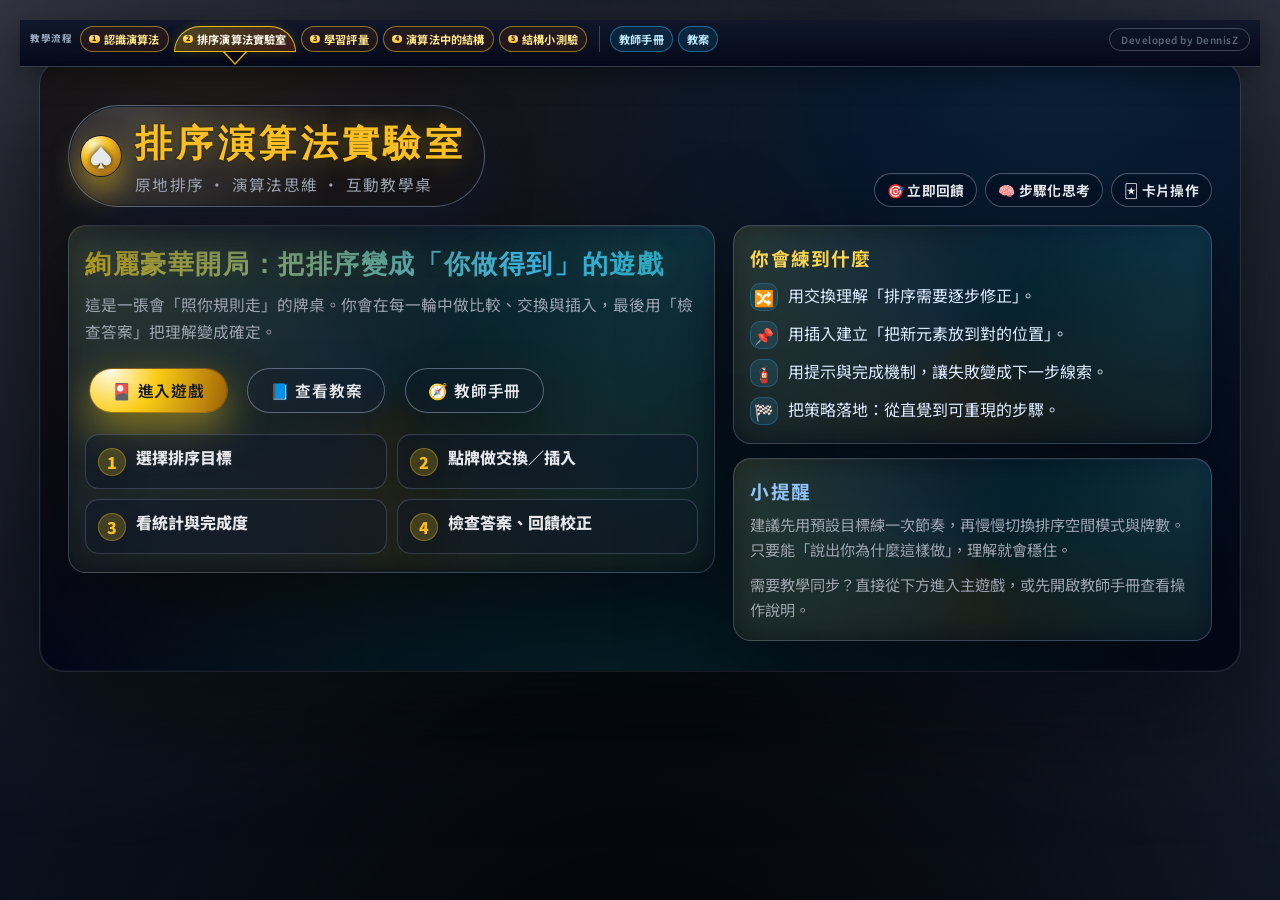
<file: index.html>
<!DOCTYPE html>
<html lang="zh-TW">

<head>
    <meta charset="UTF-8">
    <meta name="viewport" content="width=device-width, initial-scale=1.0">
    <title>排序演算法實驗室 - 開頭畫面</title>
    <link rel="preconnect" href="https://fonts.googleapis.com">
    <link rel="preconnect" href="https://fonts.gstatic.com" crossorigin>
    <link
        href="https://fonts.googleapis.com/css2?family=Playfair+Display:wght@500;700&family=Noto+Sans+TC:wght@400;500;700&display=swap"
        rel="stylesheet">
    <link rel="stylesheet" href="style.css">
    <script src="subpage-ui.js" defer></script>
    <style>
        .index-hero-container {
            padding: 44px 28px 30px;
        }

        .index-hero-header {
            display: flex;
            align-items: flex-end;
            justify-content: space-between;
            gap: 18px;
            flex-wrap: wrap;
            margin-bottom: 18px;
        }

        .index-hero-meta {
            display: flex;
            flex-direction: column;
            gap: 10px;
            align-items: flex-end;
        }

        .index-chip-row {
            display: flex;
            flex-wrap: wrap;
            gap: 8px;
            justify-content: flex-end;
        }

        .index-chip {
            padding: 6px 12px;
            border-radius: 999px;
            border: 1px solid rgba(148, 163, 184, 0.45);
            background: rgba(2, 6, 23, 0.35);
            color: #e5e7eb;
            font-weight: 700;
            font-size: 0.86rem;
            letter-spacing: 0.02em;
            box-shadow: inset 0 1px 0 rgba(255, 255, 255, 0.04);
        }

        .index-hero-grid {
            display: grid;
            grid-template-columns: 1.15fr 0.85fr;
            gap: 18px;
            align-items: start;
        }

        .index-shimmer {
            background: linear-gradient(90deg,
                    rgba(250, 204, 21, 0.65),
                    rgba(56, 189, 248, 0.9),
                    rgba(16, 185, 129, 0.75),
                    rgba(250, 204, 21, 0.65));
            background-size: 220% auto;
            -webkit-background-clip: text;
            background-clip: text;
            color: transparent;
            animation: indexShimmer 3.2s ease-in-out infinite;
            text-shadow: 0 0 30px rgba(250, 204, 21, 0.12);
        }

        @keyframes indexShimmer {
            0% {
                background-position: 0% 50%;
            }

            50% {
                background-position: 100% 50%;
            }

            100% {
                background-position: 0% 50%;
            }
        }

        .index-lead {
            color: #9ca3af;
            margin-top: 10px;
            line-height: 1.7;
            font-size: 0.98rem;
        }

        .index-actions {
            display: flex;
            flex-wrap: wrap;
            gap: 10px;
            margin-top: 18px;
            align-items: center;
        }

        .btn-start {
            text-decoration: none;
            display: inline-flex;
            align-items: center;
            justify-content: center;
            gap: 8px;
            text-transform: none;
        }

        .btn-outline {
            background: rgba(15, 23, 42, 0.32);
            border: 1px solid rgba(148, 163, 184, 0.55);
            color: #e5e7eb;
            box-shadow: 0 18px 45px rgba(0, 0, 0, 0.25);
        }

        .btn-outline:hover {
            border-color: rgba(56, 189, 248, 0.55);
            box-shadow: 0 26px 65px rgba(0, 0, 0, 0.35);
            transform: translateY(-2px) scale(1.01);
        }

        .index-lux-card {
            border-radius: 18px;
            border: 1px solid rgba(148, 163, 184, 0.35);
            background:
                radial-gradient(circle at 0% 0%, rgba(250, 204, 21, 0.12), transparent 55%),
                radial-gradient(circle at 100% 0%, rgba(56, 189, 248, 0.14), transparent 50%),
                rgba(2, 6, 23, 0.52);
            box-shadow:
                0 30px 100px rgba(0, 0, 0, 0.55),
                inset 0 1px 0 rgba(255, 255, 255, 0.05);
            padding: 18px 16px;
            position: relative;
            overflow: hidden;
        }

        .index-lux-card::before {
            content: '';
            position: absolute;
            inset: -2px;
            background: conic-gradient(from 180deg,
                    rgba(250, 204, 21, 0.18),
                    rgba(56, 189, 248, 0.22),
                    rgba(16, 185, 129, 0.16),
                    rgba(250, 204, 21, 0.18));
            opacity: 0.6;
            filter: blur(14px);
            z-index: 0;
            pointer-events: none;
        }

        .index-lux-card > * {
            position: relative;
            z-index: 1;
        }

        .index-mini-steps {
            display: grid;
            grid-template-columns: repeat(2, minmax(0, 1fr));
            gap: 10px;
            margin-top: 16px;
        }

        .index-mini-step {
            display: flex;
            gap: 10px;
            align-items: flex-start;
            border-radius: 14px;
            border: 1px solid rgba(148, 163, 184, 0.28);
            background: rgba(15, 23, 42, 0.45);
            padding: 12px 12px;
        }

        .index-mini-step-no {
            width: 28px;
            height: 28px;
            border-radius: 999px;
            display: inline-flex;
            align-items: center;
            justify-content: center;
            background: rgba(250, 204, 21, 0.2);
            color: #fbbf24;
            font-weight: 900;
            border: 1px solid rgba(250, 204, 21, 0.35);
            box-shadow: 0 10px 26px rgba(0, 0, 0, 0.25);
            flex: 0 0 auto;
            margin-top: 1px;
        }

        .index-mini-step-title {
            font-weight: 800;
            color: #e5e7eb;
            line-height: 1.35;
        }

        .index-right-stack {
            display: flex;
            flex-direction: column;
            gap: 14px;
        }

        .index-feature-list {
            list-style: none;
            margin: 12px 0 0;
            padding: 0;
            display: flex;
            flex-direction: column;
            gap: 10px;
        }

        .index-feature-item {
            display: flex;
            gap: 10px;
            align-items: flex-start;
        }

        .index-feature-ico {
            width: 28px;
            height: 28px;
            border-radius: 10px;
            display: inline-flex;
            align-items: center;
            justify-content: center;
            background: rgba(56, 189, 248, 0.12);
            border: 1px solid rgba(56, 189, 248, 0.25);
            flex: 0 0 auto;
        }

        .index-feature-text {
            color: #dbeafe;
            line-height: 1.55;
        }

        .index-muted {
            color: #9ca3af;
            line-height: 1.65;
            margin: 8px 0 0;
            font-size: 0.95rem;
        }

        @media (max-width: 900px) {
            .index-hero-grid {
                grid-template-columns: 1fr;
            }

            .index-hero-meta {
                align-items: flex-start;
            }

            .index-chip-row {
                justify-content: flex-start;
            }
        }

        @media (prefers-reduced-motion: reduce) {
            .index-shimmer {
                animation: none;
            }
        }
    </style>
</head>

<body>
    <nav class="site-nav" aria-label="網站導覽">
        <div class="site-nav-inner">
            <div class="site-nav-group" role="group" aria-labelledby="site-nav-flow-label">
                <div id="site-nav-flow-label" class="site-nav-group-label">教學流程</div>
                <div class="site-nav-group-links">
                    <a href="algorithm-lab.html" class="site-nav-link site-nav-flow-link"><span class="site-nav-step" aria-hidden="true">1</span>認識演算法</a>
                    <a href="index.html" class="site-nav-link site-nav-flow-link site-nav-link-current" aria-current="page"><span class="site-nav-step" aria-hidden="true">2</span>排序演算法實驗室</a>
                    <a href="exam.html" class="site-nav-link site-nav-flow-link"><span class="site-nav-step" aria-hidden="true">3</span>學習評量</a>
                    <a href="algorithm-concepts.html" class="site-nav-link site-nav-flow-link"><span class="site-nav-step" aria-hidden="true">4</span>演算法中的結構</a>
                    <a href="algorithm-concepts-quiz.html" class="site-nav-link site-nav-flow-link"><span class="site-nav-step" aria-hidden="true">5</span>結構小測驗</a>
                </div>
            </div>
            <div class="site-nav-group site-nav-group--extra" role="group" aria-label="教師手冊與教案">
                <div class="site-nav-group-links">
                    <a href="guide.html" class="site-nav-link site-nav-extra-link">教師手冊</a>
                    <a href="lesson.html" class="site-nav-link site-nav-extra-link">教案</a>
                </div>
            </div>
            <span class="site-nav-credit" translate="no" aria-label="Developed by DennisZ">Developed by DennisZ</span>
        </div>
    </nav>

    <div class="page-frame">
        <div class="table-glow"></div>
        <div class="container index-hero-container">
            <header class="index-hero-header">
                <div class="logo-lockup">
                    <div class="logo-badge">
                        <span class="logo-icon">♠</span>
                    </div>
                    <div class="logo-texts">
                        <h1 class="index-hero-title">排序演算法實驗室</h1>
                        <p class="subtitle">原地排序 · 演算法思維 · 互動教學桌</p>
                    </div>
                </div>

                <div class="index-hero-meta">
                    <div class="index-chip-row">
                        <span class="index-chip">🎯 立即回饋</span>
                        <span class="index-chip">🧠 步驟化思考</span>
                        <span class="index-chip">🃏 卡片操作</span>
                    </div>
                </div>
            </header>

            <main class="index-hero-grid">
                <section class="index-lux-card">
                    <h2 class="index-shimmer" style="margin:0; font-size:1.65rem; letter-spacing:0.06em; font-family:'Playfair Display', 'Times New Roman', serif;">
                        絢麗豪華開局：把排序變成「你做得到」的遊戲
                    </h2>
                    <p class="index-lead">
                        這是一張會「照你規則走」的牌桌。你會在每一輪中做比較、交換與插入，最後用「檢查答案」把理解變成確定。
                    </p>

                    <div class="index-actions">
                        <a class="btn primary btn-start" href="game.html">🎴 進入遊戲</a>
                        <a class="btn btn-outline btn-start" href="lesson.html">📘 查看教案</a>
                        <a class="btn btn-outline btn-start" href="guide.html">🧭 教師手冊</a>
                    </div>

                    <div class="index-mini-steps" aria-label="遊戲流程預告">
                        <div class="index-mini-step">
                            <span class="index-mini-step-no">1</span>
                            <div class="index-mini-step-title">選擇排序目標</div>
                        </div>
                        <div class="index-mini-step">
                            <span class="index-mini-step-no">2</span>
                            <div class="index-mini-step-title">點牌做交換／插入</div>
                        </div>
                        <div class="index-mini-step">
                            <span class="index-mini-step-no">3</span>
                            <div class="index-mini-step-title">看統計與完成度</div>
                        </div>
                        <div class="index-mini-step">
                            <span class="index-mini-step-no">4</span>
                            <div class="index-mini-step-title">檢查答案、回饋校正</div>
                        </div>
                    </div>
                </section>

                <aside class="index-right-stack">
                    <div class="index-lux-card">
                        <h3 style="margin:0; color:#fcd34d; letter-spacing:0.06em;">你會練到什麼</h3>
                        <ul class="index-feature-list">
                            <li class="index-feature-item">
                                <span class="index-feature-ico">🔀</span>
                                <span class="index-feature-text">用交換理解「排序需要逐步修正」。</span>
                            </li>
                            <li class="index-feature-item">
                                <span class="index-feature-ico">📌</span>
                                <span class="index-feature-text">用插入建立「把新元素放到對的位置」。</span>
                            </li>
                            <li class="index-feature-item">
                                <span class="index-feature-ico">🧯</span>
                                <span class="index-feature-text">用提示與完成機制，讓失敗變成下一步線索。</span>
                            </li>
                            <li class="index-feature-item">
                                <span class="index-feature-ico">🏁</span>
                                <span class="index-feature-text">把策略落地：從直覺到可重現的步驟。</span>
                            </li>
                        </ul>
                    </div>

                    <div class="index-lux-card">
                        <h3 style="margin:0; color:#93c5fd; letter-spacing:0.06em;">小提醒</h3>
                        <p class="index-muted">
                            建議先用預設目標練一次節奏，再慢慢切換排序空間模式與牌數。只要能「說出你為什麼這樣做」，理解就會穩住。
                        </p>
                        <p class="index-muted" style="margin-top:10px;">
                            需要教學同步？直接從下方進入主遊戲，或先開啟教師手冊查看操作說明。
                        </p>
                    </div>
                </aside>
            </main>
        </div>
    </div>
</body>

</html>
</file>
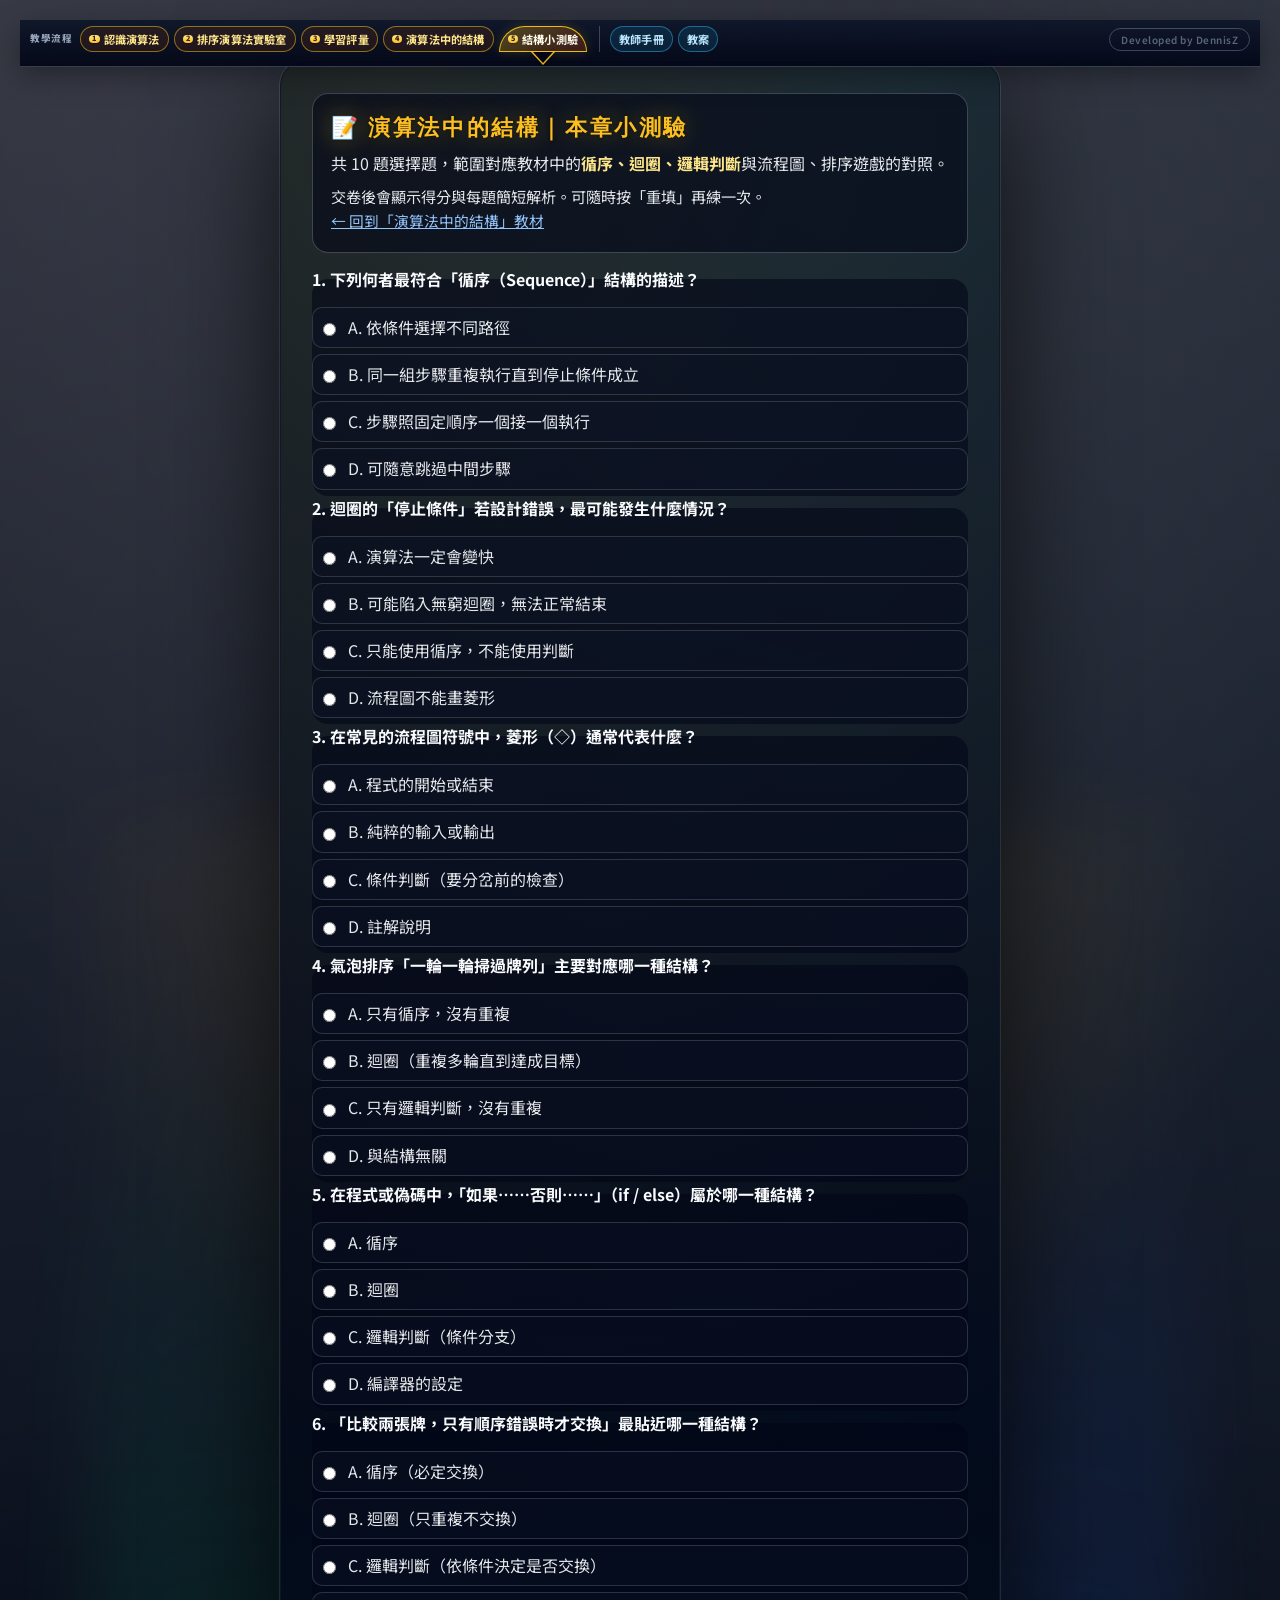
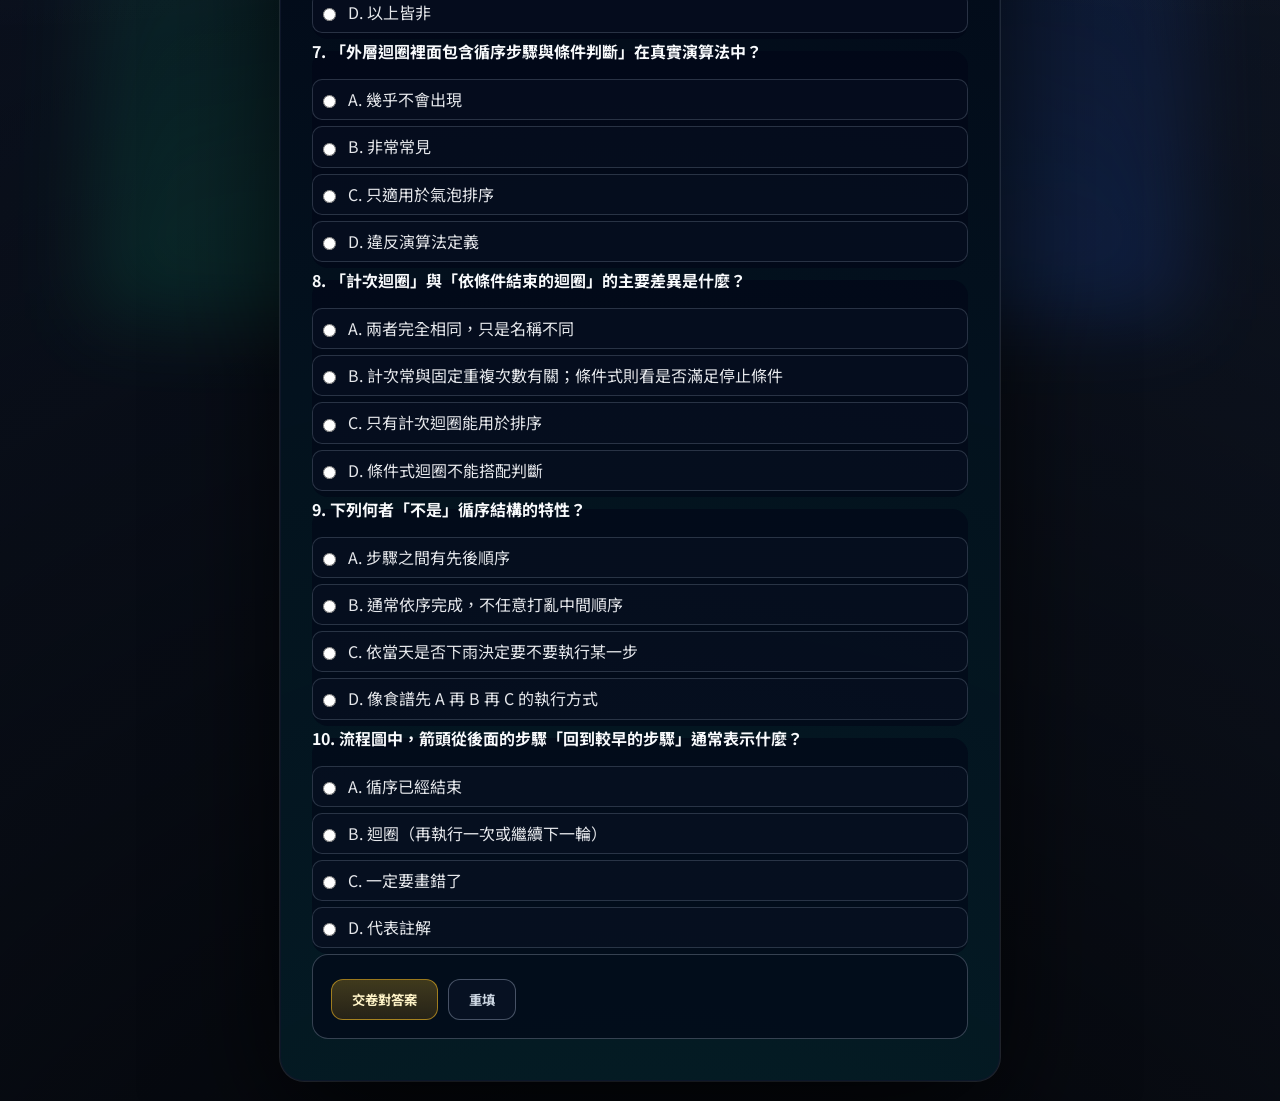
<file: algorithm-concepts-quiz.html>
<!DOCTYPE html>
<html lang="zh-TW">

<head>
    <meta charset="UTF-8">
    <meta name="viewport" content="width=device-width, initial-scale=1.0">
    <title>演算法中的結構｜本章小測驗</title>
    <link rel="preconnect" href="https://fonts.googleapis.com">
    <link rel="preconnect" href="https://fonts.gstatic.com" crossorigin>
    <link
        href="https://fonts.googleapis.com/css2?family=Playfair+Display:wght@500;700&family=Noto+Sans+TC:wght@400;500;700&display=swap"
        rel="stylesheet">
    <link rel="stylesheet" href="style.css">
    <script src="subpage-ui.js" defer></script>
    <style>
        .con-wrap {
            max-width: 720px;
            margin: 0 auto;
        }

        .con-card {
            background: rgba(2, 6, 23, 0.58);
            border: 1px solid rgba(148, 163, 184, 0.35);
            border-radius: 16px;
            padding: 18px;
            margin-bottom: 14px;
        }

        .con-card h1 {
            margin: 0 0 8px;
            color: #fbbf24;
            font-size: 1.35rem;
        }

        .con-card p {
            margin: 0;
            color: #e5e7eb;
            line-height: 1.65;
        }

        .quiz-intro {
            font-size: 0.95rem;
            color: #94a3b8;
            margin-top: 8px !important;
        }

        .quiz-q {
            border: none;
            margin: 0;
            padding: 0;
        }

        .quiz-q legend {
            font-weight: 700;
            color: #f8fafc;
            font-size: 1rem;
            padding: 0;
            margin-bottom: 10px;
            line-height: 1.5;
        }

        .quiz-q label {
            display: block;
            margin: 6px 0;
            padding: 8px 10px;
            border-radius: 10px;
            border: 1px solid rgba(148, 163, 184, 0.25);
            background: rgba(15, 23, 42, 0.35);
            color: #e5e7eb;
            cursor: pointer;
            line-height: 1.45;
        }

        .quiz-q label:hover {
            border-color: rgba(251, 191, 36, 0.45);
        }

        .quiz-q input {
            margin-right: 8px;
            vertical-align: middle;
        }

        .quiz-actions {
            display: flex;
            flex-wrap: wrap;
            gap: 10px;
            align-items: center;
            margin-top: 6px;
        }

        .quiz-btn {
            font-family: inherit;
            font-weight: 700;
            padding: 10px 20px;
            border-radius: 12px;
            border: 1px solid rgba(251, 191, 36, 0.55);
            background: linear-gradient(180deg, rgba(251, 191, 36, 0.25), rgba(245, 158, 11, 0.15));
            color: #fef3c7;
            cursor: pointer;
        }

        .quiz-btn:hover {
            background: linear-gradient(180deg, rgba(251, 191, 36, 0.4), rgba(245, 158, 11, 0.25));
        }

        .quiz-btn--ghost {
            border-color: rgba(148, 163, 184, 0.45);
            background: rgba(15, 23, 42, 0.5);
            color: #cbd5e1;
        }

        .quiz-score {
            font-size: 1.05rem;
            color: #fde68a;
            font-weight: 700;
        }

        .quiz-result {
            display: none;
            margin-top: 10px;
            padding: 10px 12px;
            border-radius: 10px;
            font-size: 0.9rem;
            line-height: 1.55;
        }

        .quiz-result--show {
            display: block;
        }

        .quiz-result--ok {
            border: 1px solid rgba(34, 197, 94, 0.45);
            background: rgba(34, 197, 94, 0.12);
            color: #bbf7d0;
        }

        .quiz-result--bad {
            border: 1px solid rgba(248, 113, 113, 0.45);
            background: rgba(248, 113, 113, 0.1);
            color: #fecaca;
        }

        .back-link {
            margin-top: 12px;
            font-size: 0.92rem;
        }

        .back-link a {
            color: #93c5fd;
        }
    </style>
</head>

<body>
    <nav class="site-nav" aria-label="網站導覽">
        <div class="site-nav-inner">
            <div class="site-nav-group" role="group" aria-labelledby="site-nav-flow-label">
                <div id="site-nav-flow-label" class="site-nav-group-label">教學流程</div>
                <div class="site-nav-group-links">
                    <a href="algorithm-lab.html" class="site-nav-link site-nav-flow-link"><span class="site-nav-step"
                            aria-hidden="true">1</span>認識演算法</a>
                    <a href="index.html" class="site-nav-link site-nav-flow-link"><span class="site-nav-step"
                            aria-hidden="true">2</span>排序演算法實驗室</a>
                    <a href="exam.html" class="site-nav-link site-nav-flow-link"><span class="site-nav-step"
                            aria-hidden="true">3</span>學習評量</a>
                    <a href="algorithm-concepts.html" class="site-nav-link site-nav-flow-link"><span class="site-nav-step"
                            aria-hidden="true">4</span>演算法中的結構</a>
                    <a href="algorithm-concepts-quiz.html" class="site-nav-link site-nav-flow-link site-nav-link-current"
                        aria-current="page"><span class="site-nav-step" aria-hidden="true">5</span>結構小測驗</a>
                </div>
            </div>
            <div class="site-nav-group site-nav-group--extra" role="group" aria-label="教師手冊與教案">
                <div class="site-nav-group-links">
                    <a href="guide.html" class="site-nav-link site-nav-extra-link">教師手冊</a>
                    <a href="lesson.html" class="site-nav-link site-nav-extra-link">教案</a>
                </div>
            </div>
            <span class="site-nav-credit" translate="no" aria-label="Developed by DennisZ">Developed by DennisZ</span>
        </div>
    </nav>
    <div class="page-frame">
        <div class="table-glow"></div>
        <div class="container con-wrap">
            <div class="con-card">
                <h1>📝 演算法中的結構｜本章小測驗</h1>
                <p>共 10 題選擇題，範圍對應教材中的<strong style="color:#fde68a;">循序、迴圈、邏輯判斷</strong>與流程圖、排序遊戲的對照。</p>
                <p class="quiz-intro">交卷後會顯示得分與每題簡短解析。可隨時按「重填」再練一次。</p>
                <p class="back-link"><a href="algorithm-concepts.html">← 回到「演算法中的結構」教材</a></p>
            </div>

            <form id="concepts-quiz-form" novalidate>
                <fieldset class="con-card quiz-q" data-correct="c"
                    data-explain="循序是步驟依固定先後執行；依條件分支屬於判斷，重複直到條件成立屬於迴圈。">
                    <legend>1. 下列何者最符合「循序（Sequence）」結構的描述？</legend>
                    <label><input type="radio" name="q1" value="a"> A. 依條件選擇不同路徑</label>
                    <label><input type="radio" name="q1" value="b"> B. 同一組步驟重複執行直到停止條件成立</label>
                    <label><input type="radio" name="q1" value="c"> C. 步驟照固定順序一個接一個執行</label>
                    <label><input type="radio" name="q1" value="d"> D. 可隨意跳過中間步驟</label>
                    <div class="quiz-result" role="status" aria-live="polite"></div>
                </fieldset>

                <fieldset class="con-card quiz-q" data-correct="b"
                    data-explain="停止條件錯誤時，迴圈可能永遠無法離開，形成無窮迴圈。">
                    <legend>2. 迴圈的「停止條件」若設計錯誤，最可能發生什麼情況？</legend>
                    <label><input type="radio" name="q2" value="a"> A. 演算法一定會變快</label>
                    <label><input type="radio" name="q2" value="b"> B. 可能陷入無窮迴圈，無法正常結束</label>
                    <label><input type="radio" name="q2" value="c"> C. 只能使用循序，不能使用判斷</label>
                    <label><input type="radio" name="q2" value="d"> D. 流程圖不能畫菱形</label>
                    <div class="quiz-result" role="status" aria-live="polite"></div>
                </fieldset>

                <fieldset class="con-card quiz-q" data-correct="c"
                    data-explain="教材對照：長方形常表示步驟，菱形表示條件判斷。">
                    <legend>3. 在常見的流程圖符號中，菱形（◇）通常代表什麼？</legend>
                    <label><input type="radio" name="q3" value="a"> A. 程式的開始或結束</label>
                    <label><input type="radio" name="q3" value="b"> B. 純粹的輸入或輸出</label>
                    <label><input type="radio" name="q3" value="c"> C. 條件判斷（要分岔前的檢查）</label>
                    <label><input type="radio" name="q3" value="d"> D. 註解說明</label>
                    <div class="quiz-result" role="status" aria-live="polite"></div>
                </fieldset>

                <fieldset class="con-card quiz-q" data-correct="b"
                    data-explain="一輪輪掃過、多輪直到排好，是「重複執行」的迴圈精神。">
                    <legend>4. 氣泡排序「一輪一輪掃過牌列」主要對應哪一種結構？</legend>
                    <label><input type="radio" name="q4" value="a"> A. 只有循序，沒有重複</label>
                    <label><input type="radio" name="q4" value="b"> B. 迴圈（重複多輪直到達成目標）</label>
                    <label><input type="radio" name="q4" value="c"> C. 只有邏輯判斷，沒有重複</label>
                    <label><input type="radio" name="q4" value="d"> D. 與結構無關</label>
                    <div class="quiz-result" role="status" aria-live="polite"></div>
                </fieldset>

                <fieldset class="con-card quiz-q" data-correct="c" data-explain="if / else 依條件走不同分支，屬於邏輯判斷。">
                    <legend>5. 在程式或偽碼中，「如果……否則……」（if / else）屬於哪一種結構？</legend>
                    <label><input type="radio" name="q5" value="a"> A. 循序</label>
                    <label><input type="radio" name="q5" value="b"> B. 迴圈</label>
                    <label><input type="radio" name="q5" value="c"> C. 邏輯判斷（條件分支）</label>
                    <label><input type="radio" name="q5" value="d"> D. 編譯器的設定</label>
                    <div class="quiz-result" role="status" aria-live="polite"></div>
                </fieldset>

                <fieldset class="con-card quiz-q" data-correct="c"
                    data-explain="先比較、再決定要不要交換，是依條件分支，對應教材中的「比較後要不要交換」。">
                    <legend>6. 「比較兩張牌，只有順序錯誤時才交換」最貼近哪一種結構？</legend>
                    <label><input type="radio" name="q6" value="a"> A. 循序（必定交換）</label>
                    <label><input type="radio" name="q6" value="b"> B. 迴圈（只重複不交換）</label>
                    <label><input type="radio" name="q6" value="c"> C. 邏輯判斷（依條件決定是否交換）</label>
                    <label><input type="radio" name="q6" value="d"> D. 以上皆非</label>
                    <div class="quiz-result" role="status" aria-live="polite"></div>
                </fieldset>

                <fieldset class="con-card quiz-q" data-correct="b"
                    data-explain="教材提到：真實演算法常是循序裡有迴圈，迴圈裡又有判斷。">
                    <legend>7. 「外層迴圈裡面包含循序步驟與條件判斷」在真實演算法中？</legend>
                    <label><input type="radio" name="q7" value="a"> A. 幾乎不會出現</label>
                    <label><input type="radio" name="q7" value="b"> B. 非常常見</label>
                    <label><input type="radio" name="q7" value="c"> C. 只適用於氣泡排序</label>
                    <label><input type="radio" name="q7" value="d"> D. 違反演算法定義</label>
                    <div class="quiz-result" role="status" aria-live="polite"></div>
                </fieldset>

                <fieldset class="con-card quiz-q" data-correct="b"
                    data-explain="計次迴圈常依固定次數；條件式迴圈則看「是否滿足停止條件」才結束，兩者思考方式不同。">
                    <legend>8. 「計次迴圈」與「依條件結束的迴圈」的主要差異是什麼？</legend>
                    <label><input type="radio" name="q8" value="a"> A. 兩者完全相同，只是名稱不同</label>
                    <label><input type="radio" name="q8" value="b"> B. 計次常與固定重複次數有關；條件式則看是否滿足停止條件</label>
                    <label><input type="radio" name="q8" value="c"> C. 只有計次迴圈能用於排序</label>
                    <label><input type="radio" name="q8" value="d"> D. 條件式迴圈不能搭配判斷</label>
                    <div class="quiz-result" role="status" aria-live="polite"></div>
                </fieldset>

                <fieldset class="con-card quiz-q" data-correct="c"
                    data-explain="依天氣決定是否執行某步是「分支」，不是循序的特性。">
                    <legend>9. 下列何者「不是」循序結構的特性？</legend>
                    <label><input type="radio" name="q9" value="a"> A. 步驟之間有先後順序</label>
                    <label><input type="radio" name="q9" value="b"> B. 通常依序完成，不任意打亂中間順序</label>
                    <label><input type="radio" name="q9" value="c"> C. 依當天是否下雨決定要不要執行某一步</label>
                    <label><input type="radio" name="q9" value="d"> D. 像食譜先 A 再 B 再 C 的執行方式</label>
                    <div class="quiz-result" role="status" aria-live="polite"></div>
                </fieldset>

                <fieldset class="con-card quiz-q" data-correct="b"
                    data-explain="箭頭回到較早的節點，表示重複執行同一段流程，即迴圈。">
                    <legend>10. 流程圖中，箭頭從後面的步驟「回到較早的步驟」通常表示什麼？</legend>
                    <label><input type="radio" name="q10" value="a"> A. 循序已經結束</label>
                    <label><input type="radio" name="q10" value="b"> B. 迴圈（再執行一次或繼續下一輪）</label>
                    <label><input type="radio" name="q10" value="c"> C. 一定要畫錯了</label>
                    <label><input type="radio" name="q10" value="d"> D. 代表註解</label>
                    <div class="quiz-result" role="status" aria-live="polite"></div>
                </fieldset>

                <div class="con-card">
                    <div class="quiz-actions">
                        <button type="button" class="quiz-btn" id="concepts-quiz-submit">交卷對答案</button>
                        <button type="reset" class="quiz-btn quiz-btn--ghost" id="concepts-quiz-reset">重填</button>
                        <span class="quiz-score" id="concepts-quiz-score" hidden></span>
                    </div>
                </div>
            </form>
        </div>
    </div>
    <script>
        (function () {
            var form = document.getElementById('concepts-quiz-form');
            var submitBtn = document.getElementById('concepts-quiz-submit');
            var scoreEl = document.getElementById('concepts-quiz-score');
            var fieldsets = form.querySelectorAll('.quiz-q');

            function grade() {
                var correct = 0;
                var total = fieldsets.length;
                fieldsets.forEach(function (fs) {
                    var ans = fs.dataset.correct;
                    var picked = fs.querySelector('input[type="radio"]:checked');
                    var box = fs.querySelector('.quiz-result');
                    box.classList.add('quiz-result--show');
                    if (!picked) {
                        box.classList.remove('quiz-result--ok');
                        box.classList.add('quiz-result--bad');
                        box.textContent = '未作答。解析：' + (fs.dataset.explain || '');
                        return;
                    }
                    if (picked.value === ans) {
                        correct++;
                        box.classList.remove('quiz-result--bad');
                        box.classList.add('quiz-result--ok');
                        box.textContent = '答對了。';
                    } else {
                        box.classList.remove('quiz-result--ok');
                        box.classList.add('quiz-result--bad');
                        box.textContent = '答錯。解析：' + (fs.dataset.explain || '');
                    }
                });
                scoreEl.hidden = false;
                scoreEl.textContent = '得分：' + correct + ' / ' + total;
            }

            function clearFeedback() {
                fieldsets.forEach(function (fs) {
                    var box = fs.querySelector('.quiz-result');
                    box.classList.remove('quiz-result--show', 'quiz-result--ok', 'quiz-result--bad');
                    box.textContent = '';
                });
                scoreEl.hidden = true;
                scoreEl.textContent = '';
            }

            submitBtn.addEventListener('click', grade);
            form.addEventListener('reset', function () {
                setTimeout(clearFeedback, 0);
            });
        })();
    </script>
</body>

</html>
</file>
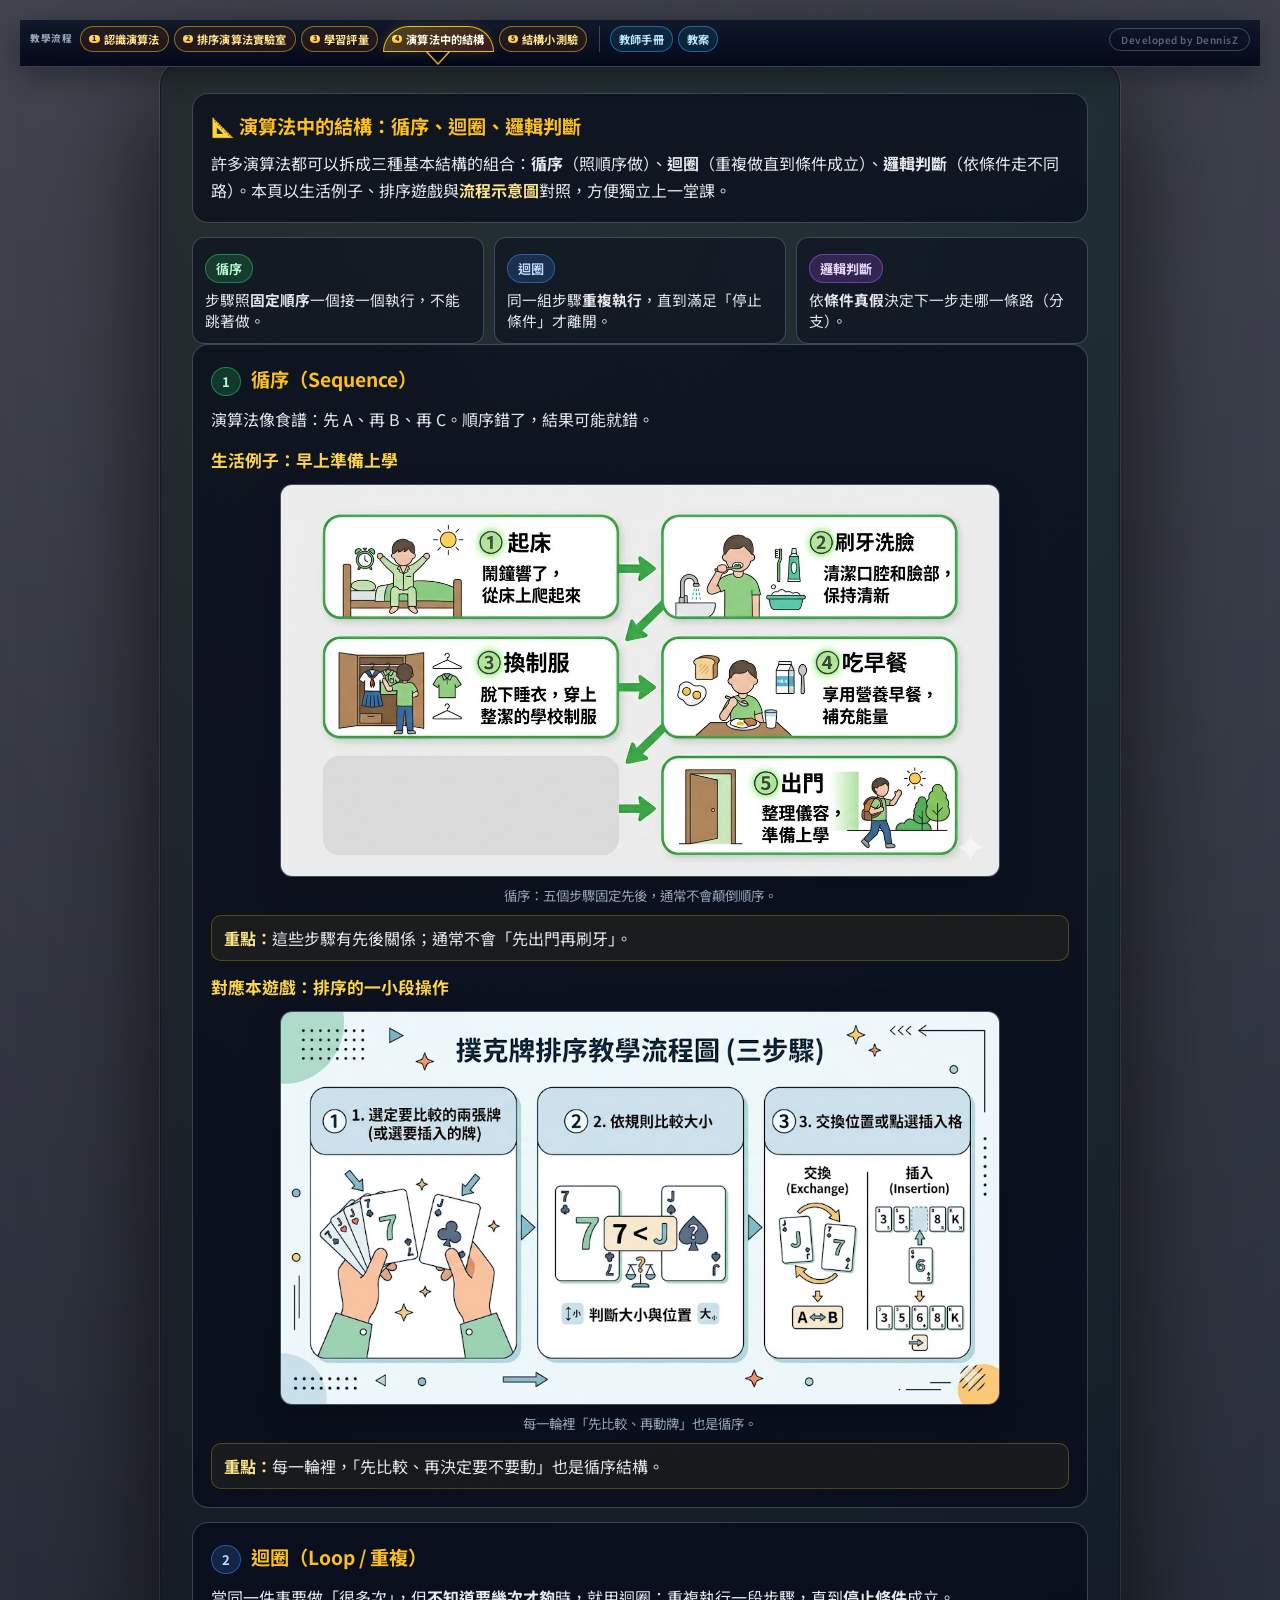
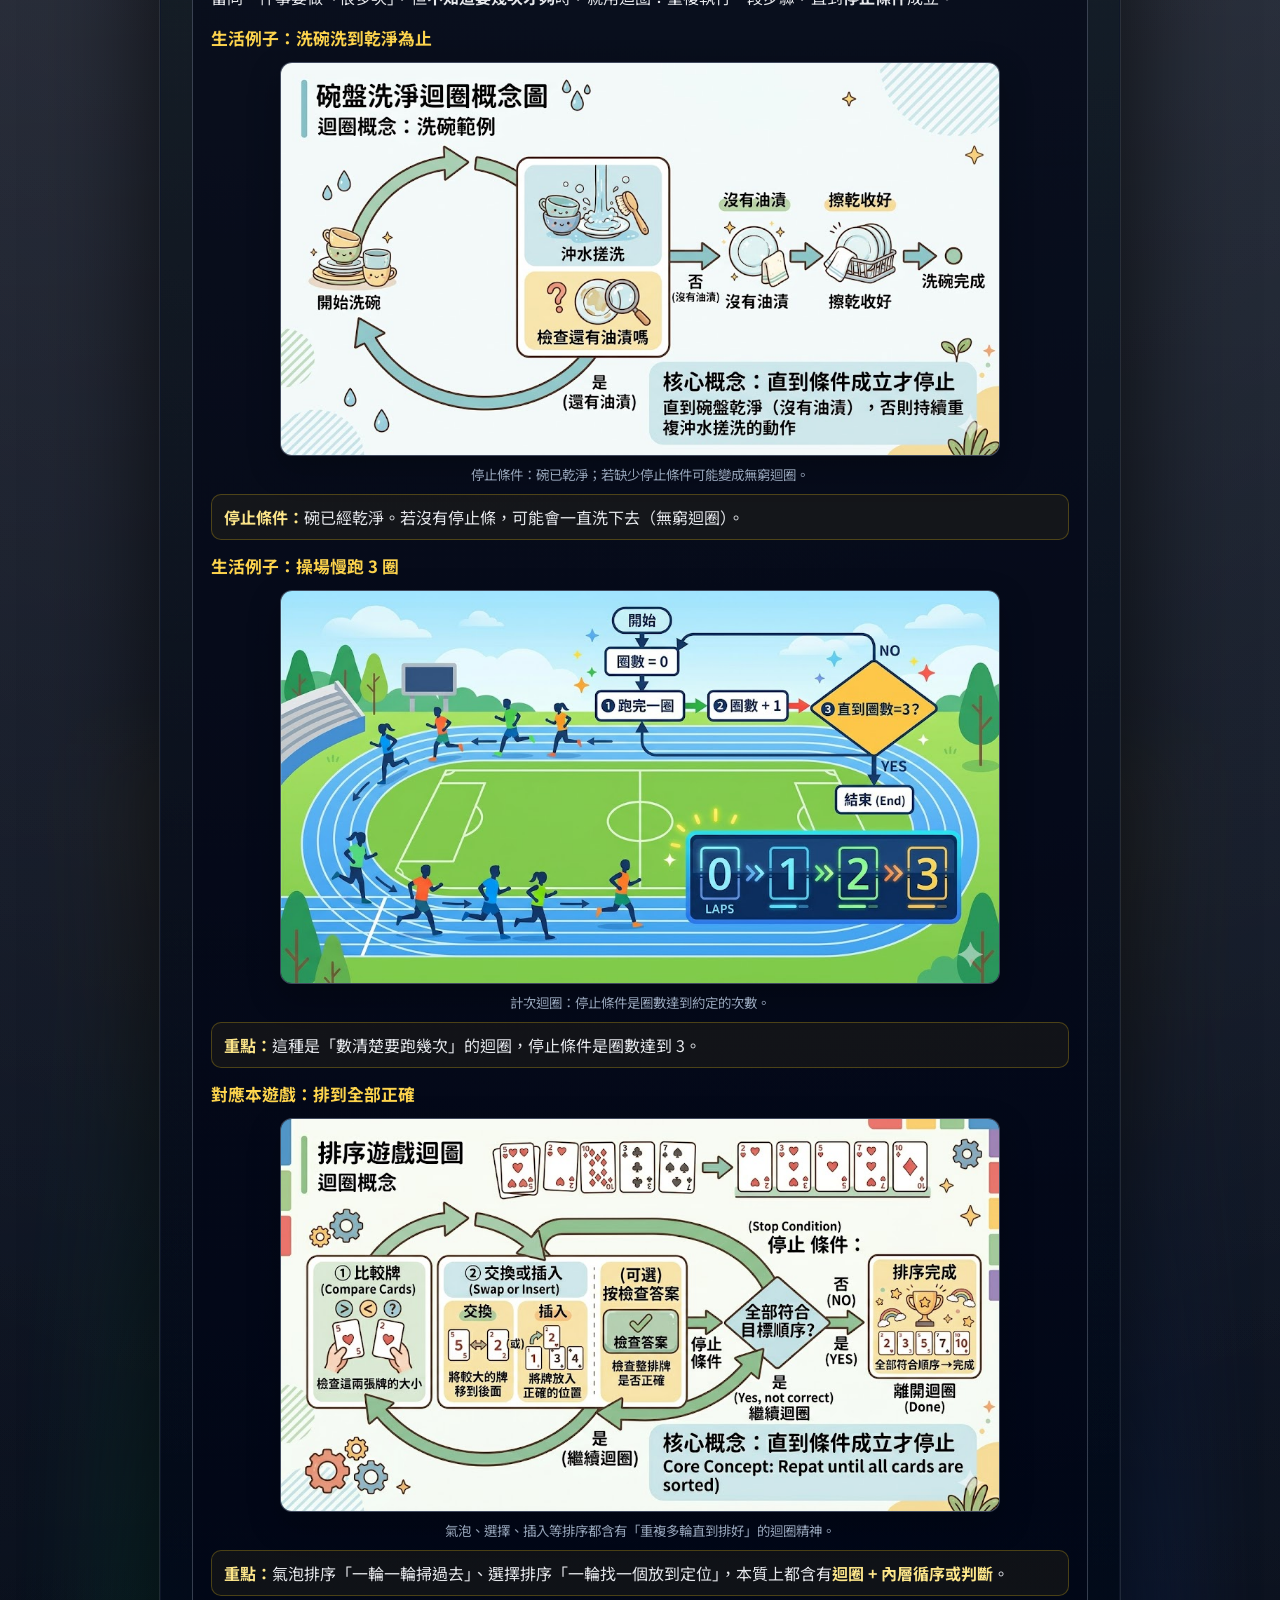
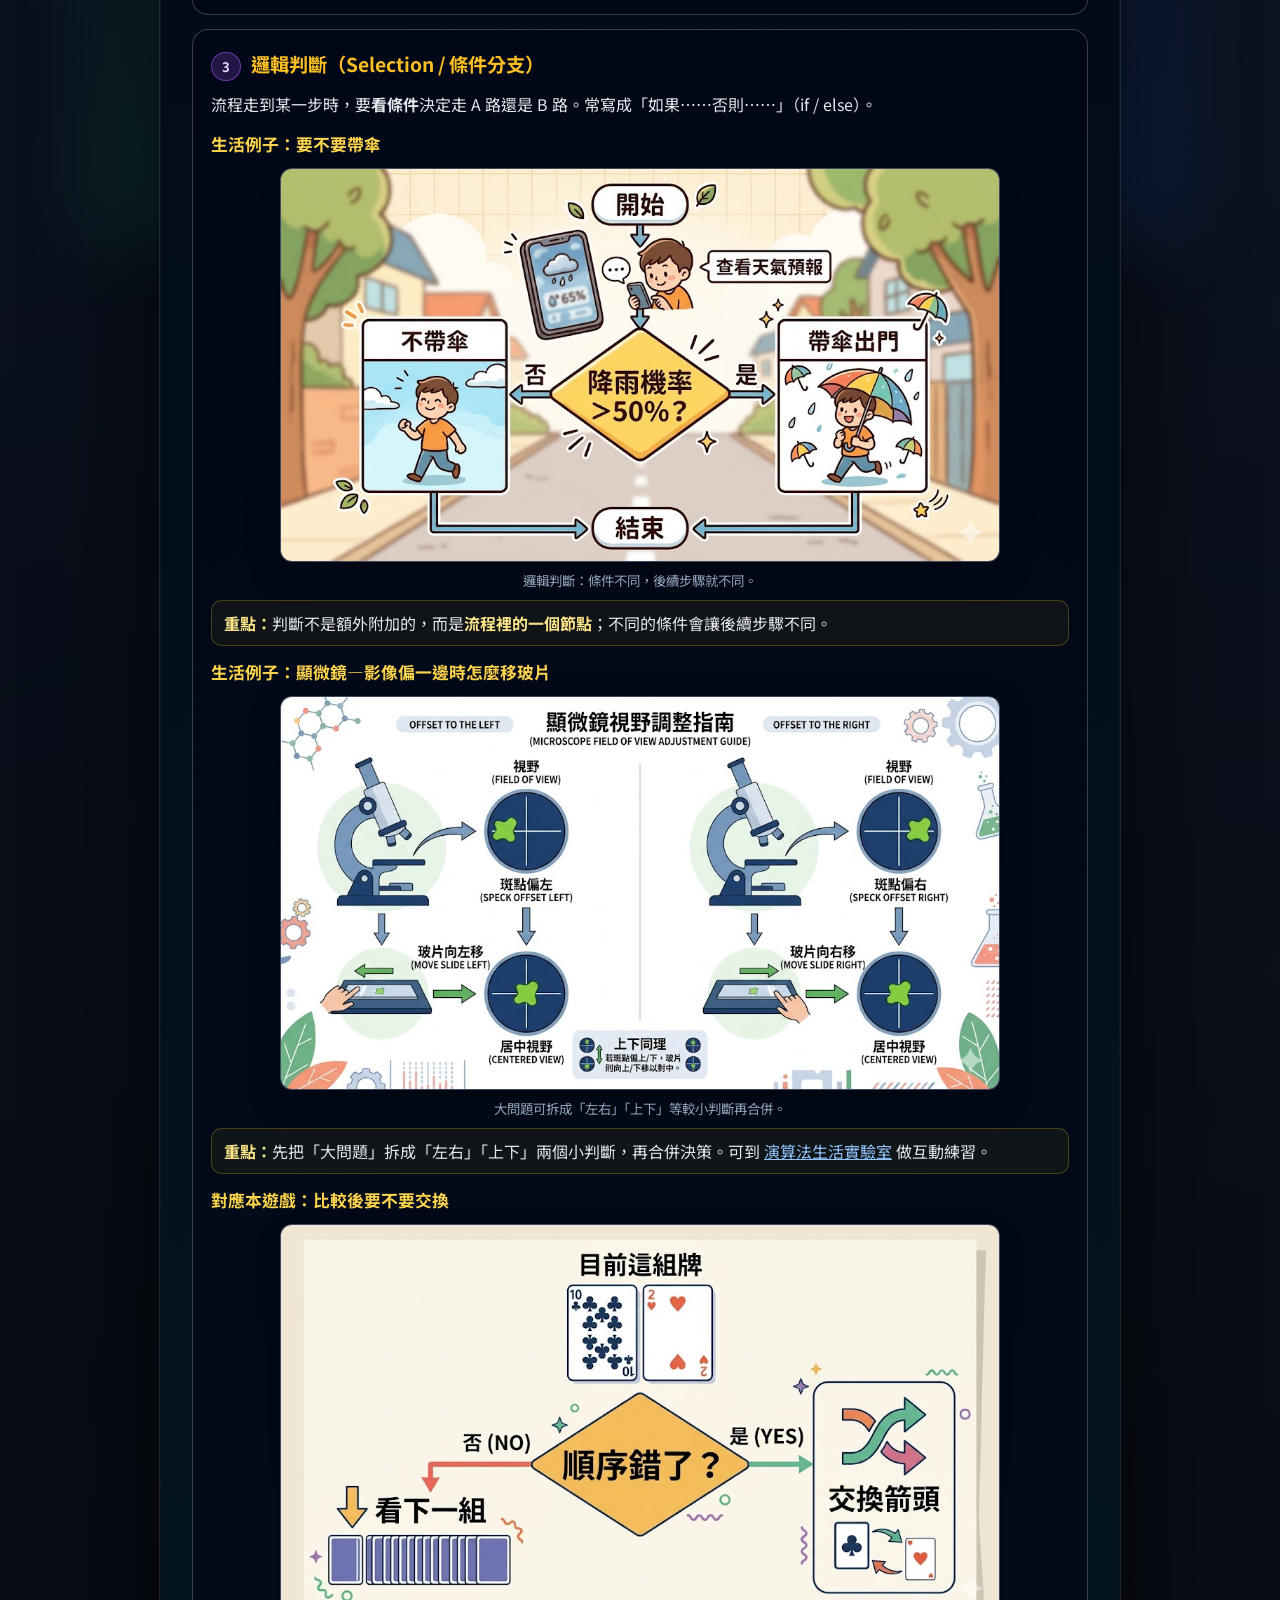
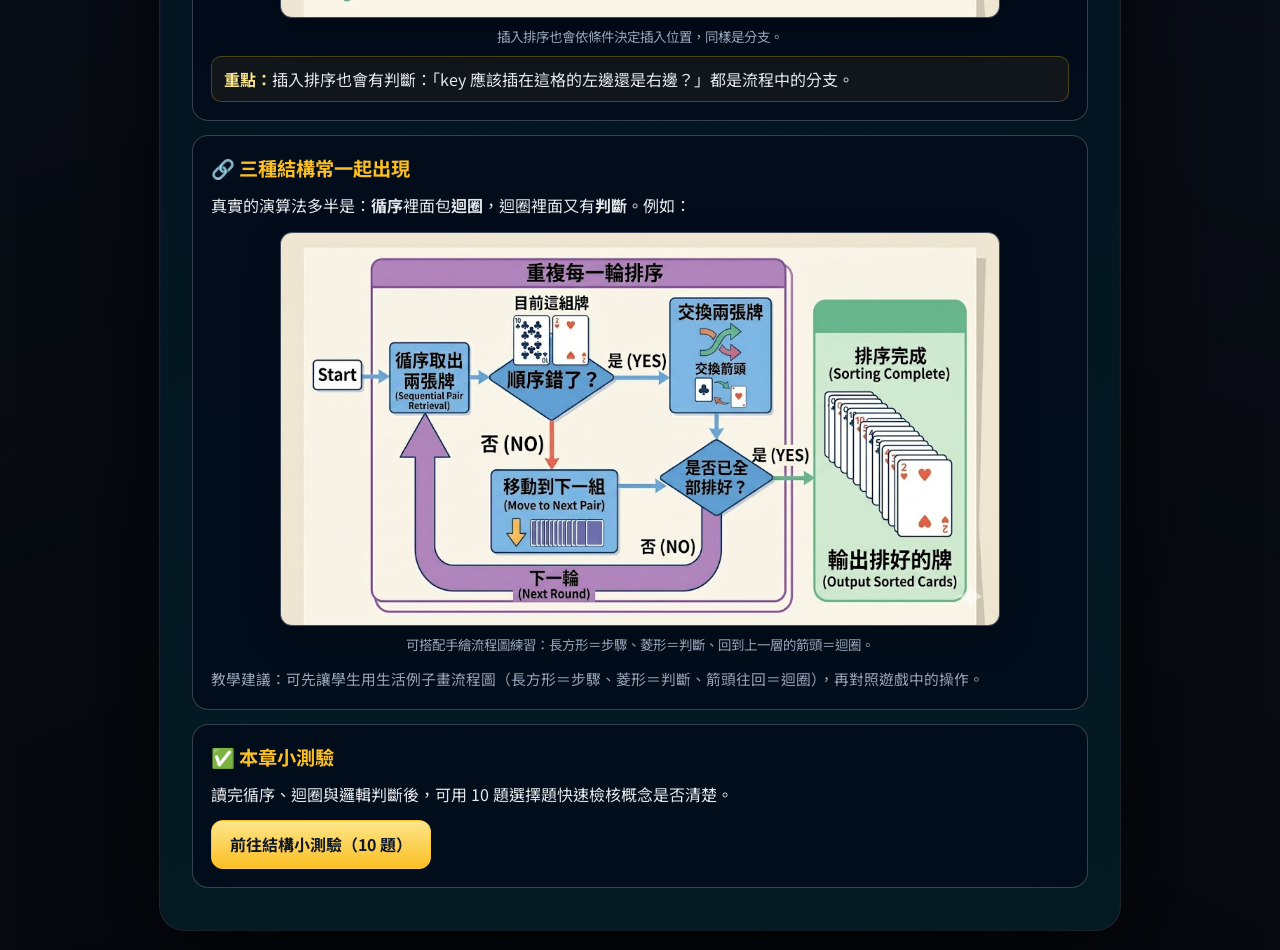
<file: algorithm-concepts.html>
<!DOCTYPE html>
<html lang="zh-TW">

<head>
    <meta charset="UTF-8">
    <meta name="viewport" content="width=device-width, initial-scale=1.0">
    <title>演算法結構：循序、迴圈、邏輯判斷</title>
    <link rel="preconnect" href="https://fonts.googleapis.com">
    <link rel="preconnect" href="https://fonts.gstatic.com" crossorigin>
    <link
        href="https://fonts.googleapis.com/css2?family=Playfair+Display:wght@500;700&family=Noto+Sans+TC:wght@400;500;700&display=swap"
        rel="stylesheet">
    <link rel="stylesheet" href="style.css">
    <script src="subpage-ui.js" defer></script>
    <style>
        .con-wrap {
            max-width: 960px;
            margin: 0 auto;
        }

        .con-card {
            background: rgba(2, 6, 23, 0.58);
            border: 1px solid rgba(148, 163, 184, 0.35);
            border-radius: 16px;
            padding: 18px;
            margin-bottom: 14px;
        }

        .con-card h2 {
            margin: 0 0 10px;
            color: #fbbf24;
            font-size: 1.2rem;
        }

        .con-card h3 {
            margin: 14px 0 8px;
            color: #fcd34d;
            font-size: 1.05rem;
        }

        .con-card p,
        .con-card li {
            color: #e5e7eb;
            line-height: 1.7;
        }

        .con-card ul {
            margin: 8px 0 0 1.2em;
        }

        .tag {
            display: inline-block;
            margin-right: 6px;
            margin-top: 4px;
            padding: 4px 10px;
            border-radius: 999px;
            font-size: 0.82rem;
            font-weight: 700;
        }

        .tag-seq {
            background: rgba(34, 197, 94, 0.2);
            border: 1px solid rgba(34, 197, 94, 0.55);
            color: #bbf7d0;
        }

        .tag-loop {
            background: rgba(59, 130, 246, 0.2);
            border: 1px solid rgba(59, 130, 246, 0.55);
            color: #bfdbfe;
        }

        .tag-if {
            background: rgba(168, 85, 247, 0.2);
            border: 1px solid rgba(168, 85, 247, 0.55);
            color: #e9d5ff;
        }

        /* 流程示意圖 */
        .concept-figure {
            margin: 12px 0 6px;
        }

        .concept-figure-img {
            display: block;
            width: 100%;
            max-width: 720px;
            height: auto;
            margin: 0 auto;
            border-radius: 12px;
            border: 1px solid rgba(148, 163, 184, 0.4);
            background: rgba(15, 23, 42, 0.55);
            box-shadow: 0 12px 32px rgba(0, 0, 0, 0.25);
        }

        .concept-figure-cap {
            margin: 8px auto 0;
            max-width: 720px;
            font-size: 0.84rem;
            color: #94a3b8;
            line-height: 1.5;
            text-align: center;
        }

        .example-box {
            margin-top: 10px;
            padding: 10px 12px;
            border-radius: 10px;
            border: 1px solid rgba(250, 204, 21, 0.25);
            background: rgba(250, 204, 21, 0.06);
        }

        .example-box strong {
            color: #fde68a;
        }

        .summary-grid {
            display: grid;
            grid-template-columns: repeat(3, 1fr);
            gap: 10px;
            margin-top: 12px;
        }

        @media (max-width: 768px) {
            .summary-grid {
                grid-template-columns: 1fr;
            }
        }

        .summary-cell {
            border: 1px solid rgba(148, 163, 184, 0.35);
            border-radius: 12px;
            padding: 12px;
            background: rgba(2, 6, 23, 0.45);
        }

        .summary-cell h4 {
            margin: 0 0 6px;
            color: #f8fafc;
            font-size: 0.95rem;
        }
    </style>
</head>

<body>
    <nav class="site-nav" aria-label="網站導覽">
        <div class="site-nav-inner">
            <div class="site-nav-group" role="group" aria-labelledby="site-nav-flow-label">
                <div id="site-nav-flow-label" class="site-nav-group-label">教學流程</div>
                <div class="site-nav-group-links">
                    <a href="algorithm-lab.html" class="site-nav-link site-nav-flow-link"><span class="site-nav-step"
                            aria-hidden="true">1</span>認識演算法</a>
                    <a href="index.html" class="site-nav-link site-nav-flow-link"><span class="site-nav-step"
                            aria-hidden="true">2</span>排序演算法實驗室</a>
                    <a href="exam.html" class="site-nav-link site-nav-flow-link"><span class="site-nav-step"
                            aria-hidden="true">3</span>學習評量</a>
                    <a href="algorithm-concepts.html" class="site-nav-link site-nav-flow-link site-nav-link-current"
                        aria-current="page"><span class="site-nav-step" aria-hidden="true">4</span>演算法中的結構</a>
                    <a href="algorithm-concepts-quiz.html" class="site-nav-link site-nav-flow-link"><span class="site-nav-step"
                            aria-hidden="true">5</span>結構小測驗</a>
                </div>
            </div>
            <div class="site-nav-group site-nav-group--extra" role="group" aria-label="教師手冊與教案">
                <div class="site-nav-group-links">
                    <a href="guide.html" class="site-nav-link site-nav-extra-link">教師手冊</a>
                    <a href="lesson.html" class="site-nav-link site-nav-extra-link">教案</a>
                </div>
            </div>
            <span class="site-nav-credit" translate="no" aria-label="Developed by DennisZ">Developed by DennisZ</span>
        </div>
    </nav>
    <div class="page-frame">
        <div class="table-glow"></div>
        <div class="container con-wrap">
            <div class="con-card">
                <h2>📐 演算法中的結構：循序、迴圈、邏輯判斷</h2>
                <p>許多演算法都可以拆成三種基本結構的組合：<strong>循序</strong>（照順序做）、<strong>迴圈</strong>（重複做直到條件成立）、<strong>邏輯判斷</strong>（依條件走不同路）。本頁以生活例子、排序遊戲與<strong style="color:#fde68a;">流程示意圖</strong>對照，方便獨立上一堂課。</p>
            </div>

            <div class="summary-grid">
                <div class="summary-cell">
                    <h4><span class="tag tag-seq">循序</span></h4>
                    <p style="margin:0; font-size:0.92rem;">步驟照<strong>固定順序</strong>一個接一個執行，不能跳著做。</p>
                </div>
                <div class="summary-cell">
                    <h4><span class="tag tag-loop">迴圈</span></h4>
                    <p style="margin:0; font-size:0.92rem;">同一組步驟<strong>重複執行</strong>，直到滿足「停止條件」才離開。</p>
                </div>
                <div class="summary-cell">
                    <h4><span class="tag tag-if">邏輯判斷</span></h4>
                    <p style="margin:0; font-size:0.92rem;">依<strong>條件真假</strong>決定下一步走哪一條路（分支）。</p>
                </div>
            </div>

            <!-- 循序 -->
            <div class="con-card">
                <h2><span class="tag tag-seq">1</span> 循序（Sequence）</h2>
                <p>演算法像食譜：先 A、再 B、再 C。順序錯了，結果可能就錯。</p>

                <h3>生活例子：早上準備上學</h3>
                <figure class="concept-figure">
                    <img class="concept-figure-img" src="assets/concepts/concept-seq-school.jpg"
                        alt="流程圖：循序結構—步驟一起床、二刷牙洗臉、三換制服、四吃早餐、五出門，由上而下箭頭連接"
                        width="800" height="500" loading="lazy" decoding="async">
                    <figcaption class="concept-figure-cap">循序：五個步驟固定先後，通常不會顛倒順序。</figcaption>
                </figure>
                <div class="example-box">
                    <strong>重點：</strong>這些步驟有先後關係；通常不會「先出門再刷牙」。
                </div>

                <h3>對應本遊戲：排序的一小段操作</h3>
                <figure class="concept-figure">
                    <img class="concept-figure-img" src="assets/concepts/concept-seq-sort-step.jpg"
                        alt="流程圖：步驟一選定要比較的兩張牌或要插入的牌、步驟二依規則比較大小、步驟三交換位置或點選插入格"
                        width="800" height="450" loading="lazy" decoding="async">
                    <figcaption class="concept-figure-cap">每一輪裡「先比較、再動牌」也是循序。</figcaption>
                </figure>
                <div class="example-box">
                    <strong>重點：</strong>每一輪裡，「先比較、再決定要不要動」也是循序結構。
                </div>
            </div>

            <!-- 迴圈 -->
            <div class="con-card">
                <h2><span class="tag tag-loop">2</span> 迴圈（Loop / 重複）</h2>
                <p>當同一件事要做「很多次」，但<strong>不知道要幾次才夠</strong>時，就用迴圈：重複執行一段步驟，直到<strong>停止條件</strong>成立。</p>

                <h3>生活例子：洗碗洗到乾淨為止</h3>
                <figure class="concept-figure">
                    <img class="concept-figure-img" src="assets/concepts/concept-loop-dishes.jpg"
                        alt="示意圖：迴圈—重複沖水搓洗與檢查是否還有油漬，直到沒有油漬後擦乾收好，箭頭回到重複起點表示迴圈"
                        width="800" height="500" loading="lazy" decoding="async">
                    <figcaption class="concept-figure-cap">停止條件：碗已乾淨；若缺少停止條件可能變成無窮迴圈。</figcaption>
                </figure>
                <div class="example-box">
                    <strong>停止條件：</strong>碗已經乾淨。若沒有停止條，可能會一直洗下去（無窮迴圈）。
                </div>

                <h3>生活例子：操場慢跑 3 圈</h3>
                <figure class="concept-figure">
                    <img class="concept-figure-img" src="assets/concepts/concept-loop-three-laps.jpg"
                        alt="示意圖：計次迴圈—圈數從零開始，每跑完一圈加一，直到圈數等於三結束，圖中以跑道與計數器呈現"
                        width="800" height="500" loading="lazy" decoding="async">
                    <figcaption class="concept-figure-cap">計次迴圈：停止條件是圈數達到約定的次數。</figcaption>
                </figure>
                <div class="example-box">
                    <strong>重點：</strong>這種是「數清楚要跑幾次」的迴圈，停止條件是圈數達到 3。
                </div>

                <h3>對應本遊戲：排到全部正確</h3>
                <figure class="concept-figure">
                    <img class="concept-figure-img" src="assets/concepts/concept-loop-until-sorted.jpg"
                        alt="示意圖：迴圈—重複比較牌與交換或插入，必要時檢查答案，直到全部符合目標順序才完成"
                        width="800" height="500" loading="lazy" decoding="async">
                    <figcaption class="concept-figure-cap">氣泡、選擇、插入等排序都含有「重複多輪直到排好」的迴圈精神。</figcaption>
                </figure>
                <div class="example-box">
                    <strong>重點：</strong>氣泡排序「一輪一輪掃過去」、選擇排序「一輪找一個放到定位」，本質上都含有<strong>迴圈 + 內層循序或判斷</strong>。
                </div>
            </div>

            <!-- 邏輯判斷 -->
            <div class="con-card">
                <h2><span class="tag tag-if">3</span> 邏輯判斷（Selection / 條件分支）</h2>
                <p>流程走到某一步時，要<strong>看條件</strong>決定走 A 路還是 B 路。常寫成「如果……否則……」（if / else）。</p>

                <h3>生活例子：要不要帶傘</h3>
                <figure class="concept-figure">
                    <img class="concept-figure-img" src="assets/concepts/concept-if-umbrella.jpg"
                        alt="流程圖：菱形判斷降雨機率是否大於百分之五十，是則帶傘出門，否則不帶傘出門"
                        width="800" height="480" loading="lazy" decoding="async">
                    <figcaption class="concept-figure-cap">邏輯判斷：條件不同，後續步驟就不同。</figcaption>
                </figure>
                <div class="example-box">
                    <strong>重點：</strong>判斷不是額外附加的，而是<strong>流程裡的一個節點</strong>；不同的條件會讓後續步驟不同。
                </div>

                <h3>生活例子：顯微鏡—影像偏一邊時怎麼移玻片</h3>
                <figure class="concept-figure">
                    <img class="concept-figure-img" src="assets/concepts/concept-if-microscope.jpg"
                        alt="示意圖：顯微鏡視野中影像偏左或偏右時，玻片應往左或往右微調的分支流程，可與上下方向另做第二層判斷"
                        width="800" height="500" loading="lazy" decoding="async">
                    <figcaption class="concept-figure-cap">大問題可拆成「左右」「上下」等較小判斷再合併。</figcaption>
                </figure>
                <div class="example-box">
                    <strong>重點：</strong>先把「大問題」拆成「左右」「上下」兩個小判斷，再合併決策。可到 <a href="algorithm-lab.html"
                        style="color:#93c5fd;">演算法生活實驗室</a> 做互動練習。
                </div>

                <h3>對應本遊戲：比較後要不要交換</h3>
                <figure class="concept-figure">
                    <img class="concept-figure-img" src="assets/concepts/concept-if-swap-cards.jpg"
                        alt="流程圖：判斷兩張牌順序是否錯誤，錯則交換，否則不交換並看下一組"
                        width="800" height="480" loading="lazy" decoding="async">
                    <figcaption class="concept-figure-cap">插入排序也會依條件決定插入位置，同樣是分支。</figcaption>
                </figure>
                <div class="example-box">
                    <strong>重點：</strong>插入排序也會有判斷：「key 應該插在這格的左邊還是右邊？」都是流程中的分支。
                </div>
            </div>

            <!-- 組合 -->
            <div class="con-card">
                <h2>🔗 三種結構常一起出現</h2>
                <p>真實的演算法多半是：<strong>循序</strong>裡面包<strong>迴圈</strong>，迴圈裡面又有<strong>判斷</strong>。例如：</p>
                <figure class="concept-figure">
                    <img class="concept-figure-img" src="assets/concepts/concept-combined-flow.jpg"
                        alt="整合流程圖：外層重複每一輪排序，內含循序取出兩張牌、判斷順序對否決定是否交換、再判斷是否已全部排好以決定離開迴圈或繼續，最後輸出排好的牌"
                        width="880" height="620" loading="lazy" decoding="async">
                    <figcaption class="concept-figure-cap">可搭配手繪流程圖練習：長方形＝步驟、菱形＝判斷、回到上一層的箭頭＝迴圈。</figcaption>
                </figure>
                <p style="margin-top:12px; color:#94a3b8; font-size:0.92rem;">
                    教學建議：可先讓學生用生活例子畫流程圖（長方形＝步驟、菱形＝判斷、箭頭往回＝迴圈），再對照遊戲中的操作。
                </p>
            </div>

            <div class="con-card">
                <h2>✅ 本章小測驗</h2>
                <p style="margin:0;">讀完循序、迴圈與邏輯判斷後，可用 10 題選擇題快速檢核概念是否清楚。</p>
                <p style="margin:12px 0 0;">
                    <a href="algorithm-concepts-quiz.html" style="display:inline-block; padding:10px 18px; border-radius:12px; font-weight:700; color:#0f172a; background:linear-gradient(180deg,#fde68a,#fbbf24); text-decoration:none; border:1px solid rgba(251,191,36,0.6);">前往結構小測驗（10 題）</a>
                </p>
            </div>
        </div>
    </div>
</body>

</html>
</file>
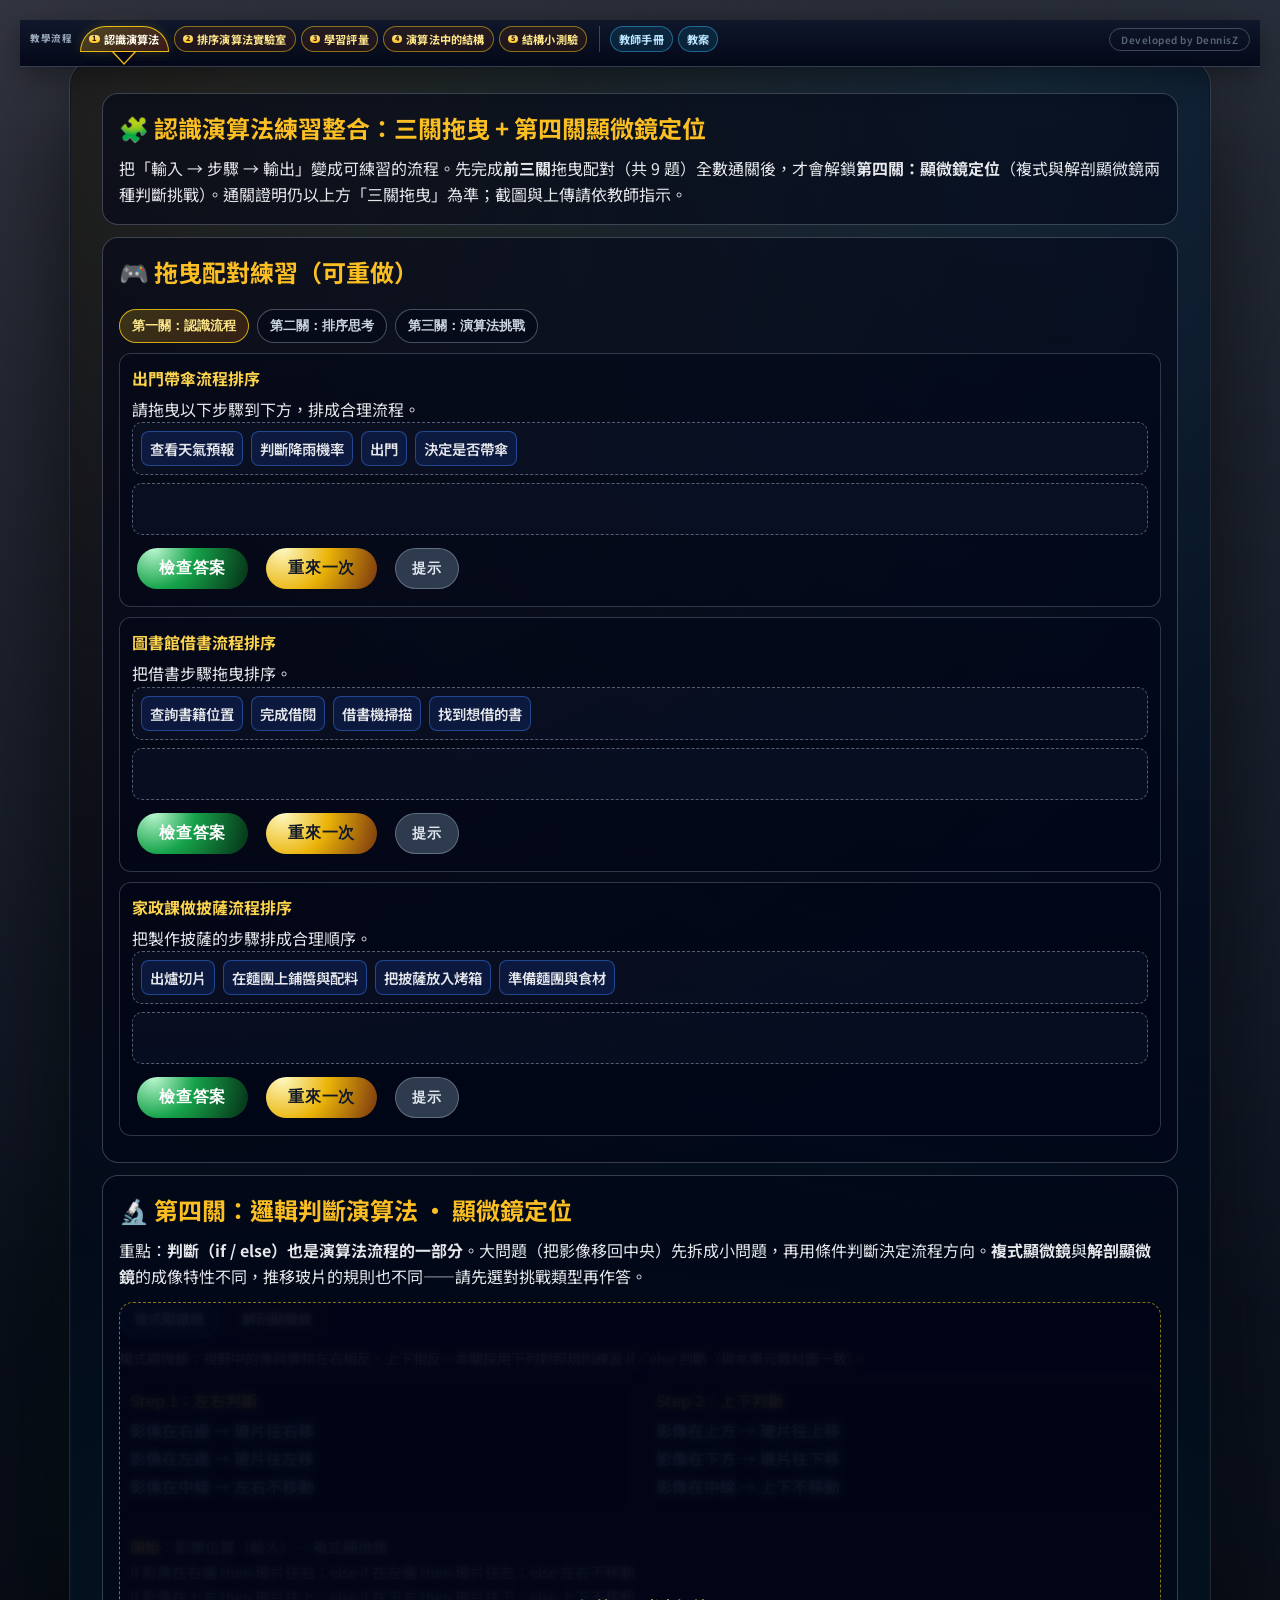
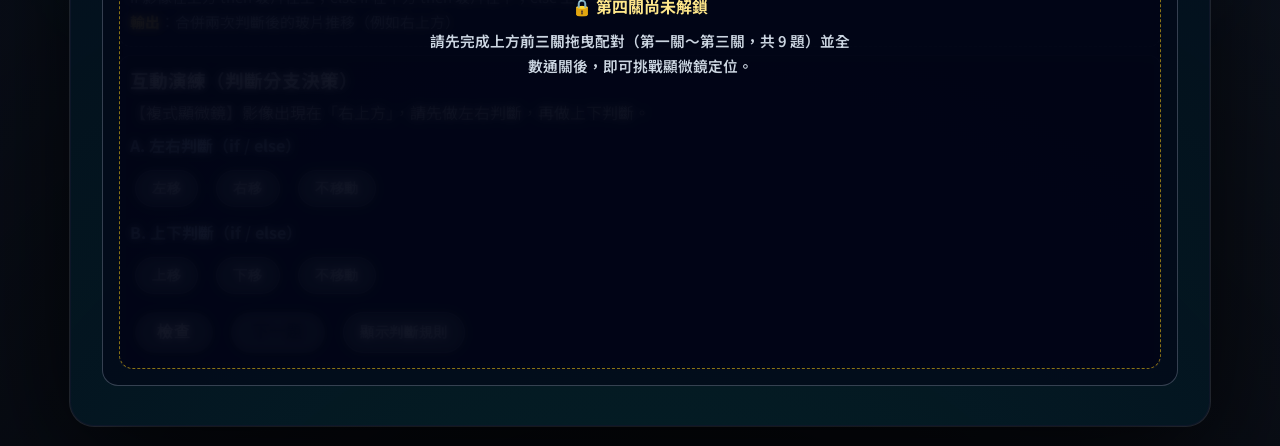
<file: algorithm-lab-exercises.html>
<!DOCTYPE html>
<html lang="zh-TW">

<head>
    <meta charset="UTF-8">
    <meta name="viewport" content="width=device-width, initial-scale=1.0">
    <title>演算法生活實驗室 - 練習整合</title>
    <link rel="preconnect" href="https://fonts.googleapis.com">
    <link rel="preconnect" href="https://fonts.gstatic.com" crossorigin>
    <link
        href="https://fonts.googleapis.com/css2?family=Playfair+Display:wght@500;700&family=Noto+Sans+TC:wght@400;500;700&display=swap"
        rel="stylesheet">
    <link rel="stylesheet" href="style.css">
    <script src="subpage-ui.js" defer></script>
    <style>
        .lab-wrap {
            max-width: 1140px;
            margin: 0 auto;
        }

        .lab-card {
            background: rgba(2, 6, 23, 0.58);
            border: 1px solid rgba(148, 163, 184, 0.35);
            border-radius: 16px;
            padding: 16px;
            margin-bottom: 12px;
        }

        .lab-card h2 {
            margin: 0 0 10px;
            color: #fbbf24;
        }

        .lab-card p,
        .lab-card li {
            color: #e5e7eb;
            line-height: 1.65;
        }

        .lab-drag-head {
            display: flex;
            flex-wrap: wrap;
            align-items: center;
            gap: 10px;
            margin-bottom: 10px;
        }

        #lab-cert-banner {
            margin: 0 0 10px;
        }

        .lab-tabs {
            display: flex;
            flex-wrap: wrap;
            gap: 8px;
            margin-bottom: 10px;
        }

        .lab-tab-btn {
            border: 1px solid rgba(148, 163, 184, 0.45);
            background: rgba(2, 6, 23, 0.4);
            color: #cbd5e1;
            border-radius: 999px;
            padding: 7px 12px;
            font-weight: 700;
            cursor: pointer;
        }

        .lab-tab-btn.active {
            border-color: rgba(250, 204, 21, 0.8);
            color: #fde68a;
            background: linear-gradient(135deg, rgba(250, 204, 21, 0.2), rgba(180, 83, 9, 0.25));
        }

        .tab-pane {
            display: none;
        }

        .tab-pane.active {
            display: block;
        }

        .exercise {
            border: 1px solid rgba(148, 163, 184, 0.3);
            border-radius: 12px;
            padding: 12px;
            margin-bottom: 10px;
            background: rgba(2, 6, 23, 0.4);
        }

        .exercise h4 {
            margin: 0 0 6px;
            color: #fcd34d;
        }

        .drag-pool,
        .drop-zone {
            min-height: 52px;
            padding: 8px;
            border-radius: 10px;
            border: 1px dashed rgba(148, 163, 184, 0.55);
            display: flex;
            flex-wrap: wrap;
            gap: 8px;
            align-items: flex-start;
            background: rgba(15, 23, 42, 0.5);
        }

        .drop-zone {
            margin-top: 8px;
        }

        .draggable-step {
            user-select: none;
            cursor: grab;
            color: #e5e7eb;
            border: 1px solid rgba(59, 130, 246, 0.45);
            background: rgba(30, 64, 175, 0.22);
            border-radius: 8px;
            padding: 6px 8px;
            font-size: 0.9rem;
            font-weight: 600;
        }

        .draggable-step.dragging {
            opacity: 0.55;
        }

        .exercise-actions {
            margin-top: 8px;
            display: flex;
            gap: 8px;
            flex-wrap: wrap;
        }

        .result {
            margin-top: 8px;
            padding: 8px 10px;
            border-radius: 10px;
            font-weight: 700;
            display: inline-flex;
        }

        .result.ok {
            color: #d1fae5;
            border: 1px solid rgba(16, 185, 129, 0.8);
            background: rgba(16, 185, 129, 0.15);
        }

        .result.fail {
            color: #fee2e2;
            border: 1px solid rgba(239, 68, 68, 0.8);
            background: rgba(239, 68, 68, 0.15);
        }

        .hint {
            margin-top: 8px;
            color: #93c5fd;
            background: rgba(30, 64, 175, 0.2);
            border: 1px solid rgba(96, 165, 250, 0.45);
            border-radius: 10px;
            padding: 8px 10px;
        }

        .logic-grid {
            display: grid;
            grid-template-columns: repeat(2, minmax(260px, 1fr));
            gap: 10px;
            margin-top: 8px;
        }

        .logic-box {
            border: 1px solid rgba(148, 163, 184, 0.35);
            border-radius: 12px;
            padding: 10px;
            background: rgba(2, 6, 23, 0.45);
        }

        .logic-box h3 {
            margin: 0 0 6px;
            color: #fcd34d;
            font-size: 0.98rem;
        }

        .logic-rule {
            color: #bfdbfe;
            font-weight: 700;
            margin-bottom: 4px;
        }

        .logic-trainer {
            margin-top: 8px;
            border: 1px solid rgba(148, 163, 184, 0.35);
            border-radius: 12px;
            padding: 10px;
            background: rgba(2, 6, 23, 0.45);
        }

        .logic-options {
            display: flex;
            flex-wrap: wrap;
            gap: 8px;
            margin: 8px 0;
        }

        .branch-flow {
            margin-top: 8px;
            border: 1px dashed rgba(148, 163, 184, 0.45);
            border-radius: 12px;
            padding: 10px;
            background: rgba(15, 23, 42, 0.35);
        }

        .branch-line {
            color: #cbd5e1;
            margin: 4px 0;
            font-size: 0.93rem;
        }

        .branch-key {
            color: #fcd34d;
            font-weight: 800;
        }

        .axis-block {
            margin-top: 8px;
        }

        .axis-label {
            color: #bfdbfe;
            font-weight: 700;
            margin-bottom: 4px;
            display: block;
        }

        .lab-cert-overlay {
            position: fixed;
            inset: 0;
            z-index: 100;
            background: rgba(2, 6, 23, 0.82);
            display: flex;
            align-items: center;
            justify-content: center;
            padding: 20px;
            backdrop-filter: blur(6px);
            -webkit-backdrop-filter: blur(6px);
        }

        .lab-cert-overlay[hidden] {
            display: none !important;
        }

        .lab-cert-dialog {
            width: min(440px, 100%);
            max-height: min(92vh, 640px);
            overflow: auto;
            background: linear-gradient(160deg, rgba(30, 27, 15, 0.98), rgba(15, 23, 42, 0.98));
            border: 1px solid rgba(250, 204, 21, 0.45);
            border-radius: 18px;
            padding: 18px 18px 16px;
            box-shadow: 0 28px 80px rgba(0, 0, 0, 0.65), 0 0 0 1px rgba(250, 204, 21, 0.12);
        }

        .lab-cert-dialog h3 {
            margin: 0 0 10px;
            color: #fde68a;
            font-size: 1.15rem;
            letter-spacing: 0.06em;
        }

        .lab-cert-field {
            margin-bottom: 12px;
        }

        .lab-cert-field label {
            display: block;
            color: #cbd5e1;
            font-size: 0.88rem;
            margin-bottom: 6px;
            font-weight: 600;
        }

        .lab-cert-name-input {
            width: 100%;
            box-sizing: border-box;
            padding: 10px 12px;
            border-radius: 10px;
            border: 1px solid rgba(148, 163, 184, 0.5);
            background: rgba(2, 6, 23, 0.65);
            color: #f8fafc;
            font-size: 1rem;
        }

        .lab-cert-preview {
            margin-top: 12px;
            padding: 16px 14px;
            border-radius: 14px;
            border: 2px solid rgba(250, 204, 21, 0.55);
            background: radial-gradient(circle at 50% 0%, rgba(250, 204, 21, 0.12), rgba(2, 6, 23, 0.92));
            text-align: center;
        }

        .lab-cert-preview .cert-title {
            font-family: 'Playfair Display', 'Times New Roman', serif;
            color: #fef3c7;
            font-size: 1.25rem;
            margin: 0 0 8px;
            letter-spacing: 0.08em;
        }

        .lab-cert-preview .cert-name {
            color: #e2e8f0;
            font-size: 1.1rem;
            font-weight: 800;
            margin: 10px 0;
        }

        .lab-cert-preview .cert-meta {
            color: #94a3b8;
            font-size: 0.88rem;
            line-height: 1.55;
            margin: 0;
        }

        .lab-cert-padlet {
            margin-top: 14px;
            padding: 10px 12px;
            border-radius: 12px;
            background: rgba(30, 64, 175, 0.2);
            border: 1px solid rgba(96, 165, 250, 0.45);
            color: #bfdbfe;
            font-size: 0.9rem;
            line-height: 1.6;
        }

        .lab-cert-actions {
            margin-top: 14px;
            display: flex;
            flex-wrap: wrap;
            gap: 8px;
            justify-content: flex-end;
        }

        .logic-microscope-shell {
            position: relative;
            margin-top: 10px;
        }

        .logic-microscope-inner {
            transition: opacity 0.25s ease;
        }

        .logic-microscope-inner.is-locked {
            opacity: 0.35;
            pointer-events: none;
            user-select: none;
        }

        .logic-microscope-lock {
            position: absolute;
            inset: 0;
            z-index: 3;
            display: flex;
            align-items: center;
            justify-content: center;
            padding: 20px;
            border-radius: 14px;
            background: rgba(2, 6, 23, 0.78);
            border: 1px dashed rgba(250, 204, 21, 0.55);
            backdrop-filter: blur(4px);
            -webkit-backdrop-filter: blur(4px);
            text-align: center;
        }

        .logic-microscope-lock[hidden] {
            display: none !important;
        }

        .logic-microscope-lock p {
            margin: 0;
            max-width: 420px;
            color: #fde68a;
            font-weight: 700;
            line-height: 1.65;
        }

        .logic-microscope-lock .lock-sub {
            margin-top: 10px;
            color: #cbd5e1;
            font-weight: 600;
            font-size: 0.92rem;
        }

        .logic-type-tabs {
            display: flex;
            flex-wrap: wrap;
            gap: 8px;
            margin: 12px 0 10px;
        }

        .logic-type-tab {
            border: 1px solid rgba(148, 163, 184, 0.45);
            background: rgba(2, 6, 23, 0.4);
            color: #cbd5e1;
            border-radius: 999px;
            padding: 7px 14px;
            font-weight: 700;
            font-size: 0.88rem;
            cursor: pointer;
        }

        .logic-type-tab.active {
            border-color: rgba(96, 165, 250, 0.85);
            color: #bfdbfe;
            background: linear-gradient(135deg, rgba(59, 130, 246, 0.22), rgba(30, 64, 175, 0.28));
        }

        .logic-type-note {
            margin: 0 0 8px;
            color: #94a3b8;
            font-size: 0.88rem;
            line-height: 1.55;
        }

        .visually-hidden {
            position: absolute;
            width: 1px;
            height: 1px;
            padding: 0;
            margin: -1px;
            overflow: hidden;
            clip: rect(0, 0, 0, 0);
            white-space: nowrap;
            border: 0;
        }
    </style>
</head>

<body>
    <button type="button" class="overlay-backdrop" id="overlay-backdrop" aria-hidden="true" tabindex="-1"></button>
    <nav class="site-nav" aria-label="網站導覽">
        <div class="site-nav-inner">
            <div class="site-nav-group" role="group" aria-labelledby="site-nav-flow-label">
                <div id="site-nav-flow-label" class="site-nav-group-label">教學流程</div>
                <div class="site-nav-group-links">
                    <a href="algorithm-lab-exercises.html" class="site-nav-link site-nav-flow-link site-nav-link-current"
                        aria-current="page"><span class="site-nav-step" aria-hidden="true">1</span>認識演算法</a>
                    <a href="game.html" class="site-nav-link site-nav-flow-link"><span class="site-nav-step"
                            aria-hidden="true">2</span>排序演算法實驗室</a>
                    <a href="exam.html" class="site-nav-link site-nav-flow-link"><span class="site-nav-step"
                            aria-hidden="true">3</span>學習評量</a>
                    <a href="algorithm-concepts.html" class="site-nav-link site-nav-flow-link"><span
                            class="site-nav-step" aria-hidden="true">4</span>演算法中的結構</a>
                    <a href="algorithm-concepts-quiz.html" class="site-nav-link site-nav-flow-link"><span
                            class="site-nav-step" aria-hidden="true">5</span>結構小測驗</a>
                </div>
            </div>
            <div class="site-nav-group site-nav-group--extra" role="group" aria-label="教師手冊與教案">
                <div class="site-nav-group-links">
                    <a href="guide.html" class="site-nav-link site-nav-extra-link">教師手冊</a>
                    <a href="lesson.html" class="site-nav-link site-nav-extra-link">教案</a>
                </div>
            </div>
            <span class="site-nav-credit" translate="no" aria-label="Developed by DennisZ">Developed by DennisZ</span>
        </div>
    </nav>

    <div class="page-frame">
        <div class="table-glow"></div>
        <div class="container lab-wrap">
            <div class="lab-card">
                <h2>🧩 認識演算法練習整合：三關拖曳 + 第四關顯微鏡定位</h2>
                <p>把「輸入 → 步驟 → 輸出」變成可練習的流程。先完成<strong>前三關</strong>拖曳配對（共 9 題）全數通關後，才會解鎖<strong>第四關：顯微鏡定位</strong>（複式與解剖顯微鏡兩種判斷挑戰）。通關證明仍以上方「三關拖曳」為準；截圖與上傳請依教師指示。</p>
            </div>

            <div class="lab-card">
                <div class="lab-drag-head">
                    <h2>🎮 拖曳配對練習（可重做）</h2>
                    <button type="button" class="btn success" id="lab-cert-open-btn" style="display:none;">開啟通關證明（截圖／Padlet）</button>
                </div>
                <p id="lab-cert-banner" class="hint" style="display:none;">你已通過三關全部拖曳題（共 9 題）。請使用上方按鈕開啟證明、輸入姓名後截圖，上傳至教師指定的 Padlet。</p>
                <div id="lab-tabs" class="lab-tabs"></div>
                <div id="tab-content"></div>
            </div>

            <div class="lab-card">
                <h2>🔬 第四關：邏輯判斷演算法 · 顯微鏡定位</h2>
                <p>重點：<strong>判斷（if / else）也是演算法流程的一部分</strong>。大問題（把影像移回中央）先拆成小問題，再用條件判斷決定流程方向。<strong>複式顯微鏡</strong>與<strong>解剖顯微鏡</strong>的成像特性不同，推移玻片的規則也不同——請先選對挑戰類型再作答。</p>

                <div class="logic-microscope-shell">
                    <div id="logic-microscope-lock" class="logic-microscope-lock">
                        <div>
                            <p>🔒 第四關尚未解鎖</p>
                            <p class="lock-sub">請先完成上方<strong>前三關</strong>拖曳配對（第一關～第三關，共 9 題）並全數通關後，即可挑戰顯微鏡定位。</p>
                        </div>
                    </div>
                    <div id="logic-microscope-inner" class="logic-microscope-inner is-locked" aria-hidden="true">

                        <p id="logic-unlock-live" class="visually-hidden" aria-live="polite"></p>

                        <div class="logic-type-tabs" role="tablist" aria-label="顯微鏡類型">
                            <button type="button" class="logic-type-tab active" id="logic-tab-compound" role="tab" aria-selected="true" data-type="compound">複式顯微鏡</button>
                            <button type="button" class="logic-type-tab" id="logic-tab-stereo" role="tab" aria-selected="false" data-type="stereo">解剖顯微鏡</button>
                        </div>
                        <p id="logic-type-desc" class="logic-type-note"></p>

                        <div id="logic-rules-grid" class="logic-grid"></div>

                        <div id="logic-branch-flow" class="branch-flow"></div>

                        <div class="logic-trainer">
                            <h3 style="margin:0; color:#f8fafc;">互動演練（判斷分支決策）</h3>
                            <p id="logic-question" style="margin:6px 0 0;">影像出現在「右上方」，請先做左右判斷，再做上下判斷。</p>

                            <div class="axis-block">
                                <span class="axis-label">A. 左右判斷（if / else）</span>
                                <div id="logic-options-lr" class="logic-options"></div>
                            </div>
                            <div class="axis-block">
                                <span class="axis-label">B. 上下判斷（if / else）</span>
                                <div id="logic-options-ud" class="logic-options"></div>
                            </div>

                            <div class="exercise-actions">
                                <button class="btn success" id="logic-check" type="button" disabled>檢查</button>
                                <button class="btn warning" id="logic-next" type="button" disabled>下一題</button>
                                <button class="btn preset-btn" id="logic-show-rule" type="button" disabled>顯示判斷規則</button>
                            </div>

                            <div id="logic-result"></div>

                            <div id="logic-rule-box" class="hint" style="display:none;"></div>
                        </div>
                    </div>
                </div>
            </div>
        </div>
    </div>

    <div id="lab-cert-overlay" class="lab-cert-overlay" hidden aria-hidden="true">
        <div class="lab-cert-dialog" role="dialog" aria-modal="true" aria-labelledby="lab-cert-title">
            <h3 id="lab-cert-title">🎉 通關證明</h3>
            <p style="color:#cbd5e1; margin:0 0 12px; font-size:0.92rem; line-height:1.55;">
                恭喜你完成三關拖曳配對。請輸入姓名後截圖本視窗（或僅截圖下方金色證明區），再依教師指示上傳至 Padlet。</p>
            <div class="lab-cert-field">
                <label for="lab-cert-name">姓名（會顯示在證明上）</label>
                <input type="text" id="lab-cert-name" class="lab-cert-name-input" maxlength="40" placeholder="請輸入姓名或座號"
                    autocomplete="name">
            </div>
            <div class="lab-cert-actions" style="margin-top:0; margin-bottom:8px;">
                <button type="button" class="btn preset-btn" id="lab-cert-apply-name">更新證明上的姓名</button>
            </div>
            <div class="lab-cert-preview" id="lab-cert-preview-block">
                <div class="cert-title">撲克牌排序學院</div>
                <div style="color:#fbbf24; font-weight:800; letter-spacing:0.12em; font-size:0.82rem;">演算法生活實驗室 · 拖曳配對通關
                </div>
                <div class="cert-name" id="lab-cert-display-name">（請輸入姓名）</div>
                <p class="cert-meta" id="lab-cert-display-meta">已完成：第一關、第二關、第三關（共 9 題）<br><span id="lab-cert-display-date"></span></p>
            </div>
            <div class="lab-cert-padlet">
                <strong>上傳 Padlet 小提醒：</strong>向教師索取看板連結 → 新增一則貼文 → 上傳截圖（或拖曳圖片）→ 可簡短寫一句學習心得。
            </div>
            <div class="lab-cert-actions">
                <button type="button" class="btn primary" id="lab-cert-close-btn">關閉</button>
            </div>
        </div>
    </div>

    <script>
        const LAB_PASS_STORAGE_KEY = 'pokerSortLabDragPasses_v1';
        const LAB_NAME_STORAGE_KEY = 'pokerSortLabCertName_v1';

        function getAllDragExerciseIds() {
            return [...exercisesByTab.easy, ...exercisesByTab.middle, ...exercisesByTab.hard].map(ex => ex.id);
        }

        function loadLabPasses() {
            try {
                const raw = localStorage.getItem(LAB_PASS_STORAGE_KEY);
                const arr = raw ? JSON.parse(raw) : [];
                return Array.isArray(arr) ? arr.filter(Boolean) : [];
            } catch {
                return [];
            }
        }

        function saveLabPasses(ids) {
            localStorage.setItem(LAB_PASS_STORAGE_KEY, JSON.stringify([...new Set(ids)]));
        }

        function labPassesAll(ids) {
            const passed = new Set(loadLabPasses());
            return ids.every(id => passed.has(id));
        }

        function recordLabExercisePass(exId) {
            const allIds = getAllDragExerciseIds();
            const wasAll = labPassesAll(allIds);
            const set = new Set(loadLabPasses());
            set.add(exId);
            saveLabPasses([...set]);
            syncLabCertUi();
            if (labPassesAll(allIds) && !wasAll) {
                openLabCertOverlay();
            }
        }

        function syncLabCertUi() {
            const allIds = getAllDragExerciseIds();
            const done = labPassesAll(allIds);
            const btn = getEl('lab-cert-open-btn');
            const banner = getEl('lab-cert-banner');
            if (btn) btn.style.display = done ? 'inline-flex' : 'none';
            if (banner) banner.style.display = done ? 'block' : 'none';
            syncMicroscopeLock();
        }

        function setLabCertDate() {
            const el = getEl('lab-cert-display-date');
            if (el) {
                el.textContent = '通過日期：' + new Date().toLocaleString('zh-TW', { dateStyle: 'medium', timeStyle: 'short' });
            }
        }

        function updateLabCertDisplayName() {
            const input = getEl('lab-cert-name');
            const display = getEl('lab-cert-display-name');
            let name = (input && input.value.trim()) || '';
            if (!name) {
                try {
                    name = localStorage.getItem(LAB_NAME_STORAGE_KEY) || '';
                } catch {
                    name = '';
                }
            }
            if (display) display.textContent = name ? name : '（請輸入姓名）';
        }

        function openLabCertOverlay() {
            const ov = getEl('lab-cert-overlay');
            if (!ov) return;
            try {
                const saved = localStorage.getItem(LAB_NAME_STORAGE_KEY) || '';
                const input = getEl('lab-cert-name');
                if (input && !input.value.trim() && saved) input.value = saved;
            } catch { /* ignore */ }
            setLabCertDate();
            updateLabCertDisplayName();
            ov.hidden = false;
            ov.setAttribute('aria-hidden', 'false');
        }

        function closeLabCertOverlay() {
            const ov = getEl('lab-cert-overlay');
            if (!ov) return;
            ov.hidden = true;
            ov.setAttribute('aria-hidden', 'true');
        }

        function bindLabCertOverlay() {
            const ov = getEl('lab-cert-overlay');
            const closeBtn = getEl('lab-cert-close-btn');
            const openBtn = getEl('lab-cert-open-btn');
            const applyBtn = getEl('lab-cert-apply-name');
            const input = getEl('lab-cert-name');

            if (openBtn) openBtn.addEventListener('click', () => openLabCertOverlay());
            if (closeBtn) closeBtn.addEventListener('click', () => closeLabCertOverlay());
            if (ov) ov.addEventListener('click', (e) => { if (e.target === ov) closeLabCertOverlay(); });
            if (applyBtn) applyBtn.addEventListener('click', () => {
                const v = input ? input.value.trim() : '';
                if (v) {
                    try { localStorage.setItem(LAB_NAME_STORAGE_KEY, v); } catch { /* ignore */ }
                }
                updateLabCertDisplayName();
            });
            if (input) input.addEventListener('input', () => updateLabCertDisplayName());
            document.addEventListener('keydown', (e) => {
                if (e.key === 'Escape' && ov && !ov.hidden) closeLabCertOverlay();
            });
        }

        const tabs = [
            { id: 'easy', title: '第一關：認識流程' },
            { id: 'middle', title: '第二關：排序思考' },
            { id: 'hard', title: '第三關：演算法挑戰' }
        ];

        const exercisesByTab = {
            easy: [
                {
                    id: 'rain',
                    title: '出門帶傘流程排序',
                    instruction: '請拖曳以下步驟到下方，排成合理流程。',
                    steps: ['查看天氣預報', '判斷降雨機率', '決定是否帶傘', '出門'],
                    answer: ['查看天氣預報', '判斷降雨機率', '決定是否帶傘', '出門'],
                    hint: '先有資料，再判斷，再做決定，最後行動。'
                },
                {
                    id: 'library',
                    title: '圖書館借書流程排序',
                    instruction: '把借書步驟拖曳排序。',
                    steps: ['找到想借的書', '查詢書籍位置', '借書機掃描', '完成借閱'],
                    answer: ['查詢書籍位置', '找到想借的書', '借書機掃描', '完成借閱'],
                    hint: '先查，再找，再掃描。'
                },
                {
                    id: 'pizza-basic',
                    title: '家政課做披薩流程排序',
                    instruction: '把製作披薩的步驟排成合理順序。',
                    steps: ['把披薩放入烤箱', '準備麵團與食材', '在麵團上鋪醬與配料', '出爐切片'],
                    answer: ['準備麵團與食材', '在麵團上鋪醬與配料', '把披薩放入烤箱', '出爐切片'],
                    hint: '先備料，再鋪料，再烤。'
                }
            ],
            middle: [
                {
                    id: 'selection-idea',
                    title: '選擇排序核心流程',
                    instruction: '把選擇排序每輪的核心步驟排序。',
                    steps: ['把找到的最小值放到目前位置', '找出未排序區最小值', '已排序區往右擴大一格', '進入下一輪'],
                    answer: ['找出未排序區最小值', '把找到的最小值放到目前位置', '已排序區往右擴大一格', '進入下一輪'],
                    hint: '先「找」，再「放」，才會擴大已排序區。'
                },
                {
                    id: 'insertion-idea',
                    title: '插入排序核心流程',
                    instruction: '把插入排序每輪步驟排序。',
                    steps: ['取出下一張 key', '比較並找到插入位置', '把 key 插入正確位置', '維持已排序區有序'],
                    answer: ['取出下一張 key', '比較並找到插入位置', '把 key 插入正確位置', '維持已排序區有序'],
                    hint: 'key 是每輪主角。'
                },
                {
                    id: 'microbe-middle',
                    title: '顯微鏡觀察微生物（實驗流程）',
                    instruction: '拖曳排出觀察流程。',
                    steps: ['切換高倍鏡並微調', '放置樣本玻片', '低倍鏡先找到影像', '記錄觀察結果'],
                    answer: ['放置樣本玻片', '低倍鏡先找到影像', '切換高倍鏡並微調', '記錄觀察結果'],
                    hint: '顯微鏡通常先低倍，再高倍。'
                }
            ],
            hard: [
                {
                    id: 'algo-structure',
                    title: '演算法三要素配對',
                    instruction: '請把步驟拖曳排序，組成「輸入→步驟→輸出→檢查」',
                    steps: ['檢查結果是否符合目標', '輸入資料（目前牌列）', '依規則做比較與交換/插入', '輸出排序後牌列'],
                    answer: ['輸入資料（目前牌列）', '依規則做比較與交換/插入', '輸出排序後牌列', '檢查結果是否符合目標'],
                    hint: '先有輸入，最後才是檢查。'
                },
                {
                    id: 'debug',
                    title: '偵錯思考順序',
                    instruction: '學生做錯排序時，教師引導流程應該怎麼走？',
                    steps: ['指出錯誤發生的輪次', '回看該輪比較依據', '修正該輪步驟', '重新檢查結果'],
                    answer: ['指出錯誤發生的輪次', '回看該輪比較依據', '修正該輪步驟', '重新檢查結果'],
                    hint: '先定位錯誤，再修正。'
                },
                {
                    id: 'microbe-safe',
                    title: '生物實驗安全流程（挑戰）',
                    instruction: '把顯微鏡觀察實驗中「安全又完整」的流程排出來。',
                    steps: ['清理桌面與器材', '戴手套並準備器材', '依步驟觀察並記錄', '廢棄物分類處理'],
                    answer: ['戴手套並準備器材', '依步驟觀察並記錄', '廢棄物分類處理', '清理桌面與器材'],
                    hint: '先防護，再實驗，最後善後。'
                }
            ]
        };

        let currentTab = tabs[0].id;
        let currentLogicIndex = 0;
        let selectedLR = '';
        let selectedUD = '';
        let currentMicroscopeType = 'compound';
        let logicMicroscopeWasUnlockedLast = labPassesAll(getAllDragExerciseIds());
        let logicMicroscopeLockFirstSync = true;

        const logicCases = [
            { pos: '右上方', answerLR: '右移', answerUD: '上移', final: '右上方' },
            { pos: '左上方', answerLR: '左移', answerUD: '上移', final: '左上方' },
            { pos: '右下方', answerLR: '右移', answerUD: '下移', final: '右下方' },
            { pos: '左下方', answerLR: '左移', answerUD: '下移', final: '左下方' },
            { pos: '正上方', answerLR: '不移動', answerUD: '上移', final: '上方' },
            { pos: '正右方', answerLR: '右移', answerUD: '不移動', final: '右方' }
        ];

        const lrOptions = ['左移', '右移', '不移動'];
        const udOptions = ['上移', '下移', '不移動'];

        const MICROSCOPE_TYPE_LABEL = { compound: '複式顯微鏡', stereo: '解剖顯微鏡' };

        function mirrorSlideMove(move) {
            const map = { '左移': '右移', '右移': '左移', '上移': '下移', '下移': '上移', '不移動': '不移動' };
            return map[move] || move;
        }

        function expectedAnswersForCase(c, type) {
            if (type === 'stereo') {
                return {
                    answerLR: mirrorSlideMove(c.answerLR),
                    answerUD: mirrorSlideMove(c.answerUD)
                };
            }
            return { answerLR: c.answerLR, answerUD: c.answerUD };
        }

        function getEl(id) { return document.getElementById(id); }

        function isMicroscopeSectionUnlocked() {
            return labPassesAll(getAllDragExerciseIds());
        }

        function syncMicroscopeLock() {
            const prevUnlocked = logicMicroscopeWasUnlockedLast;
            const unlocked = isMicroscopeSectionUnlocked();
            const lock = getEl('logic-microscope-lock');
            const inner = getEl('logic-microscope-inner');
            const check = getEl('logic-check');
            const next = getEl('logic-next');
            const showRule = getEl('logic-show-rule');
            const typeTabs = document.querySelectorAll('.logic-type-tab');

            if (lock) lock.hidden = unlocked;
            if (inner) {
                inner.classList.toggle('is-locked', !unlocked);
                inner.setAttribute('aria-hidden', unlocked ? 'false' : 'true');
            }
            [check, next, showRule].forEach(el => { if (el) el.disabled = !unlocked; });
            typeTabs.forEach(b => { if (b) b.disabled = !unlocked; });

            if (!logicMicroscopeLockFirstSync && unlocked && !prevUnlocked) {
                const live = getEl('logic-unlock-live');
                if (live) {
                    live.textContent = '';
                    requestAnimationFrame(() => {
                        live.textContent = '第四關顯微鏡定位已解鎖。可選擇複式顯微鏡或解剖顯微鏡開始挑戰。';
                    });
                }
            }
            if (logicMicroscopeLockFirstSync) logicMicroscopeLockFirstSync = false;
            logicMicroscopeWasUnlockedLast = unlocked;
            if (unlocked && !prevUnlocked) renderLogicCase();
        }

        function renderMicroscopeRulesAndFlow() {
            const grid = getEl('logic-rules-grid');
            const flow = getEl('logic-branch-flow');
            const desc = getEl('logic-type-desc');
            if (!grid || !flow || !desc) return;

            if (currentMicroscopeType === 'compound') {
                desc.textContent = '複式顯微鏡：視野中的像與實物左右相反、上下相反。本關採用下列對照規則練習 if／else 判斷（與本單元教材圖一致）。';
                grid.innerHTML = `
                    <div class="logic-box">
                        <h3>Step 1：左右判斷</h3>
                        <div class="logic-rule">影像在右邊 → 玻片往右移</div>
                        <div class="logic-rule">影像在左邊 → 玻片往左移</div>
                        <div class="logic-rule">影像在中線 → 左右不移動</div>
                    </div>
                    <div class="logic-box">
                        <h3>Step 2：上下判斷</h3>
                        <div class="logic-rule">影像在上方 → 玻片往上移</div>
                        <div class="logic-rule">影像在下方 → 玻片往下移</div>
                        <div class="logic-rule">影像在中線 → 上下不移動</div>
                    </div>`;
                flow.innerHTML = `
                    <div class="branch-line"><span class="branch-key">開始</span>：影像位置（輸入）— ${MICROSCOPE_TYPE_LABEL.compound}</div>
                    <div class="branch-line">if 影像在右邊 then 玻片往右；else if 在左邊 then 玻片往左；else 左右不移動</div>
                    <div class="branch-line">if 影像在上方 then 玻片往上；else if 在下方 then 玻片往下；else 上下不移動</div>
                    <div class="branch-line"><span class="branch-key">輸出</span>：合併兩次判斷後的玻片推移（例如右上方）</div>`;
            } else {
                desc.textContent = '解剖顯微鏡（實體顯微鏡）：成像是正立的，物像與實物同側。要把物像移回中央時，玻片推移方向與「複式顯微鏡規則」相反——請依下方規則作答。';
                grid.innerHTML = `
                    <div class="logic-box">
                        <h3>Step 1：左右判斷</h3>
                        <div class="logic-rule">影像在右邊 → 玻片往左移</div>
                        <div class="logic-rule">影像在左邊 → 玻片往右移</div>
                        <div class="logic-rule">影像在中線 → 左右不移動</div>
                    </div>
                    <div class="logic-box">
                        <h3>Step 2：上下判斷</h3>
                        <div class="logic-rule">影像在上方 → 玻片往下移</div>
                        <div class="logic-rule">影像在下方 → 玻片往上移</div>
                        <div class="logic-rule">影像在中線 → 上下不移動</div>
                    </div>`;
                flow.innerHTML = `
                    <div class="branch-line"><span class="branch-key">開始</span>：影像位置（輸入）— ${MICROSCOPE_TYPE_LABEL.stereo}</div>
                    <div class="branch-line">if 影像在右邊 then 玻片往左；else if 在左邊 then 玻片往右；else 左右不移動</div>
                    <div class="branch-line">if 影像在上方 then 玻片往下；else if 在下方 then 玻片往上；else 上下不移動</div>
                    <div class="branch-line"><span class="branch-key">輸出</span>：合併兩次判斷後的玻片推移</div>`;
            }

            updateLogicRuleBoxContent();
        }

        function updateLogicRuleBoxContent() {
            const rb = getEl('logic-rule-box');
            if (!rb) return;
            if (currentMicroscopeType === 'compound') {
                rb.innerHTML = '先用 if/else 完成左右，再用 if/else 完成上下；最後合併方向。<br>例（複式）：影像在右上方 →（左右=右移）+（上下=上移）→ 玻片往右上方移動。';
            } else {
                rb.innerHTML = '先用 if/else 完成左右，再用 if/else 完成上下；最後合併方向。<br>例（解剖顯微鏡）：影像在右上方 →（左右=左移）+（上下=下移）→ 與複式顯微鏡的推移相反。';
            }
        }

        function bindMicroscopeTypeTabs() {
            document.querySelectorAll('.logic-type-tab').forEach(btn => {
                btn.addEventListener('click', () => {
                    if (!isMicroscopeSectionUnlocked()) return;
                    const t = btn.getAttribute('data-type');
                    if (t !== 'compound' && t !== 'stereo') return;
                    currentMicroscopeType = t;
                    document.querySelectorAll('.logic-type-tab').forEach(b => {
                        const on = b.getAttribute('data-type') === currentMicroscopeType;
                        b.classList.toggle('active', on);
                        b.setAttribute('aria-selected', on ? 'true' : 'false');
                    });
                    renderMicroscopeRulesAndFlow();
                    renderLogicCase();
                });
            });
        }

        function shuffle(arr) {
            const a = [...arr];
            for (let i = a.length - 1; i > 0; i--) {
                const j = Math.floor(Math.random() * (i + 1));
                [a[i], a[j]] = [a[j], a[i]];
            }
            return a;
        }

        function renderTabs() {
            const tabWrap = getEl('lab-tabs');
            tabWrap.innerHTML = '';
            tabs.forEach(t => {
                const btn = document.createElement('button');
                btn.type = 'button';
                btn.className = 'lab-tab-btn' + (t.id === currentTab ? ' active' : '');
                btn.textContent = t.title;
                btn.addEventListener('click', () => {
                    currentTab = t.id;
                    renderTabs();
                    renderTabContent();
                });
                tabWrap.appendChild(btn);
            });
        }

        function createStepNode(text) {
            const div = document.createElement('div');
            div.className = 'draggable-step';
            div.draggable = true;
            div.textContent = text;
            div.addEventListener('dragstart', () => div.classList.add('dragging'));
            div.addEventListener('dragend', () => div.classList.remove('dragging'));
            return div;
        }

        function makeDroppable(container) {
            container.addEventListener('dragover', (e) => {
                e.preventDefault();
                const dragging = document.querySelector('.draggable-step.dragging');
                if (dragging) container.appendChild(dragging);
            });
        }

        function renderExercise(ex) {
            const wrap = document.createElement('div');
            wrap.className = 'exercise';
            wrap.innerHTML = `
            <h4>${ex.title}</h4>
            <p>${ex.instruction}</p>
            <div class="drag-pool" id="pool-${ex.id}"></div>
            <div class="drop-zone" id="drop-${ex.id}" aria-label="請拖曳到這裡排序"></div>
            <div class="exercise-actions">
                <button class="btn success" type="button" id="check-${ex.id}">檢查答案</button>
                <button class="btn warning" type="button" id="reset-${ex.id}">重來一次</button>
                <button class="btn preset-btn" type="button" id="hint-${ex.id}">提示</button>
            </div>
            <div id="result-${ex.id}"></div>
            <div id="hintbox-${ex.id}" style="display:none;" class="hint">${ex.hint}</div>
        `;

            setTimeout(() => {
                const pool = getEl(`pool-${ex.id}`);
                const drop = getEl(`drop-${ex.id}`);
                makeDroppable(pool);
                makeDroppable(drop);

                const fillPool = () => {
                    pool.innerHTML = '';
                    drop.innerHTML = '';
                    shuffle(ex.steps).forEach(s => pool.appendChild(createStepNode(s)));
                    getEl(`result-${ex.id}`).innerHTML = '';
                    getEl(`hintbox-${ex.id}`).style.display = 'none';
                };

                fillPool();

                getEl(`check-${ex.id}`).addEventListener('click', () => {
                    const current = [...drop.querySelectorAll('.draggable-step')].map(n => n.textContent);
                    const ok = current.length === ex.answer.length && current.every((v, i) => v === ex.answer[i]);
                    const result = getEl(`result-${ex.id}`);
                    result.innerHTML = ok
                        ? '<div class="result ok">✅ 正確！你已經掌握這個演算法流程。</div>'
                        : '<div class="result fail">❌ 還差一點，請再調整順序後重試。</div>';
                    if (ok) recordLabExercisePass(ex.id);
                });

                getEl(`reset-${ex.id}`).addEventListener('click', fillPool);
                getEl(`hint-${ex.id}`).addEventListener('click', () => {
                    const hb = getEl(`hintbox-${ex.id}`);
                    hb.style.display = hb.style.display === 'none' ? 'block' : 'none';
                });
            }, 0);

            return wrap;
        }

        function renderTabContent() {
            const area = getEl('tab-content');
            area.innerHTML = '';
            const pane = document.createElement('div');
            pane.className = 'tab-pane active';
            const exs = exercisesByTab[currentTab] || [];
            exs.forEach(ex => pane.appendChild(renderExercise(ex)));
            area.appendChild(pane);
        }

        function renderLogicCase() {
            const c = logicCases[currentLogicIndex % logicCases.length];
            const exp = expectedAnswersForCase(c, currentMicroscopeType);
            const typeName = MICROSCOPE_TYPE_LABEL[currentMicroscopeType];
            const q = getEl('logic-question');
            if (q) q.textContent = `【${typeName}】影像出現在「${c.pos}」，請先做左右判斷，再做上下判斷。`;
            const boxLR = getEl('logic-options-lr');
            const boxUD = getEl('logic-options-ud');
            if (!boxLR || !boxUD) return;
            boxLR.innerHTML = '';
            boxUD.innerHTML = '';
            selectedLR = '';
            selectedUD = '';
            const res = getEl('logic-result');
            if (res) res.innerHTML = '';
            const rb = getEl('logic-rule-box');
            if (rb) rb.style.display = 'none';

            lrOptions.forEach(opt => {
                const b = document.createElement('button');
                b.type = 'button';
                b.className = 'btn preset-btn';
                b.textContent = opt;
                b.disabled = !isMicroscopeSectionUnlocked();
                b.addEventListener('click', () => {
                    if (!isMicroscopeSectionUnlocked()) return;
                    selectedLR = opt;
                    [...boxLR.querySelectorAll('button')].forEach(x => x.classList.remove('preset-btn-active'));
                    b.classList.add('preset-btn-active');
                });
                boxLR.appendChild(b);
            });

            udOptions.forEach(opt => {
                const b = document.createElement('button');
                b.type = 'button';
                b.className = 'btn preset-btn';
                b.textContent = opt;
                b.disabled = !isMicroscopeSectionUnlocked();
                b.addEventListener('click', () => {
                    if (!isMicroscopeSectionUnlocked()) return;
                    selectedUD = opt;
                    [...boxUD.querySelectorAll('button')].forEach(x => x.classList.remove('preset-btn-active'));
                    b.classList.add('preset-btn-active');
                });
                boxUD.appendChild(b);
            });
        }

        function bindLogicTrainer() {
            getEl('logic-check').addEventListener('click', () => {
                if (!isMicroscopeSectionUnlocked()) return;
                const c = logicCases[currentLogicIndex % logicCases.length];
                const exp = expectedAnswersForCase(c, currentMicroscopeType);
                const ok = selectedLR === exp.answerLR && selectedUD === exp.answerUD;
                const typeName = MICROSCOPE_TYPE_LABEL[currentMicroscopeType];
                getEl('logic-result').innerHTML = ok
                    ? `<div class="result ok">✅ 判斷正確！（${typeName}）左右=${exp.answerLR}，上下=${exp.answerUD}，合併後對應「${c.final}」方向。</div>`
                    : `<div class="result fail">❌ 還差一步：請依「${typeName}」規則先判斷左右（你選 ${selectedLR || '未選'}），再判斷上下（你選 ${selectedUD || '未選'}）。可點「顯示判斷規則」對照。</div>`;
            });
            getEl('logic-next').addEventListener('click', () => {
                if (!isMicroscopeSectionUnlocked()) return;
                currentLogicIndex++;
                renderLogicCase();
            });
            getEl('logic-show-rule').addEventListener('click', () => {
                if (!isMicroscopeSectionUnlocked()) return;
                const ruleEl = getEl('logic-rule-box');
                ruleEl.style.display = ruleEl.style.display === 'none' ? 'block' : 'none';
            });
        }

        bindLabCertOverlay();
        renderMicroscopeRulesAndFlow();
        bindMicroscopeTypeTabs();
        syncLabCertUi();
        renderTabs();
        renderTabContent();
        bindLogicTrainer();
        renderLogicCase();
    </script>
</body>

</html>
</file>
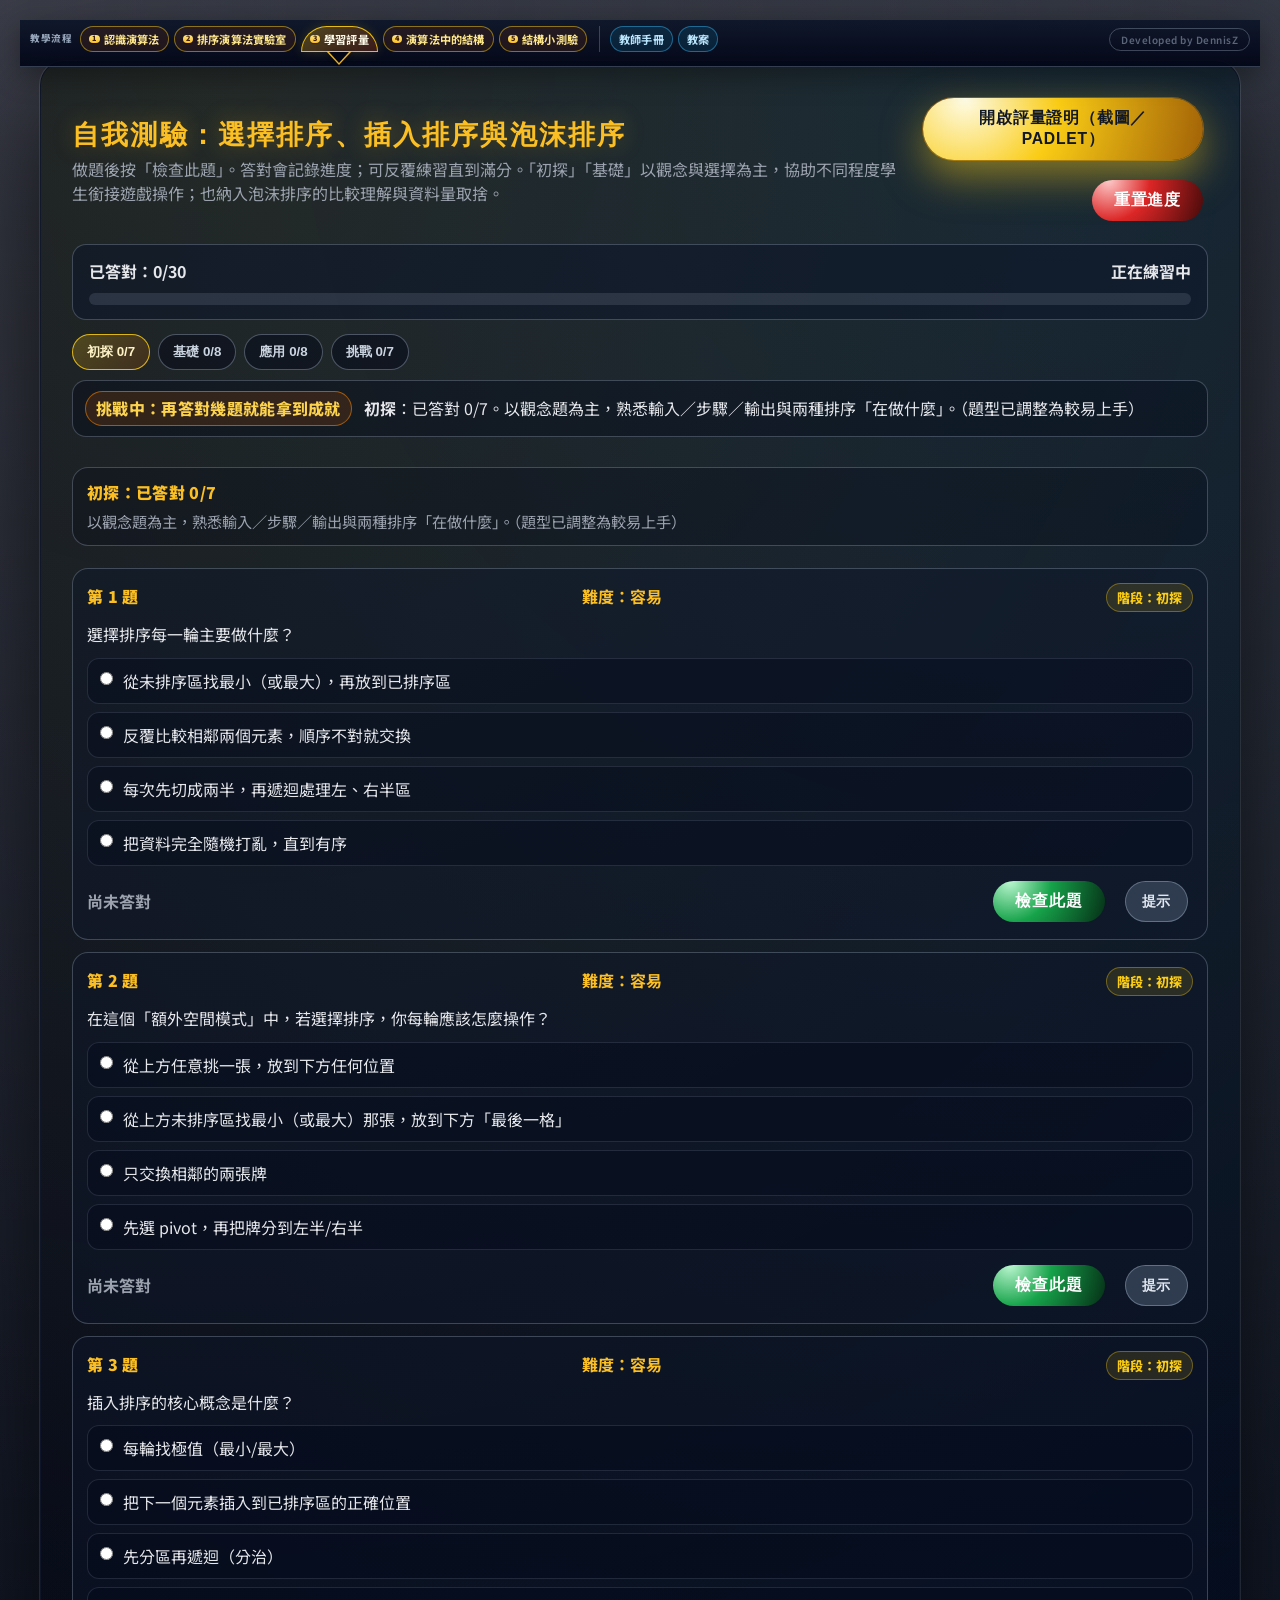
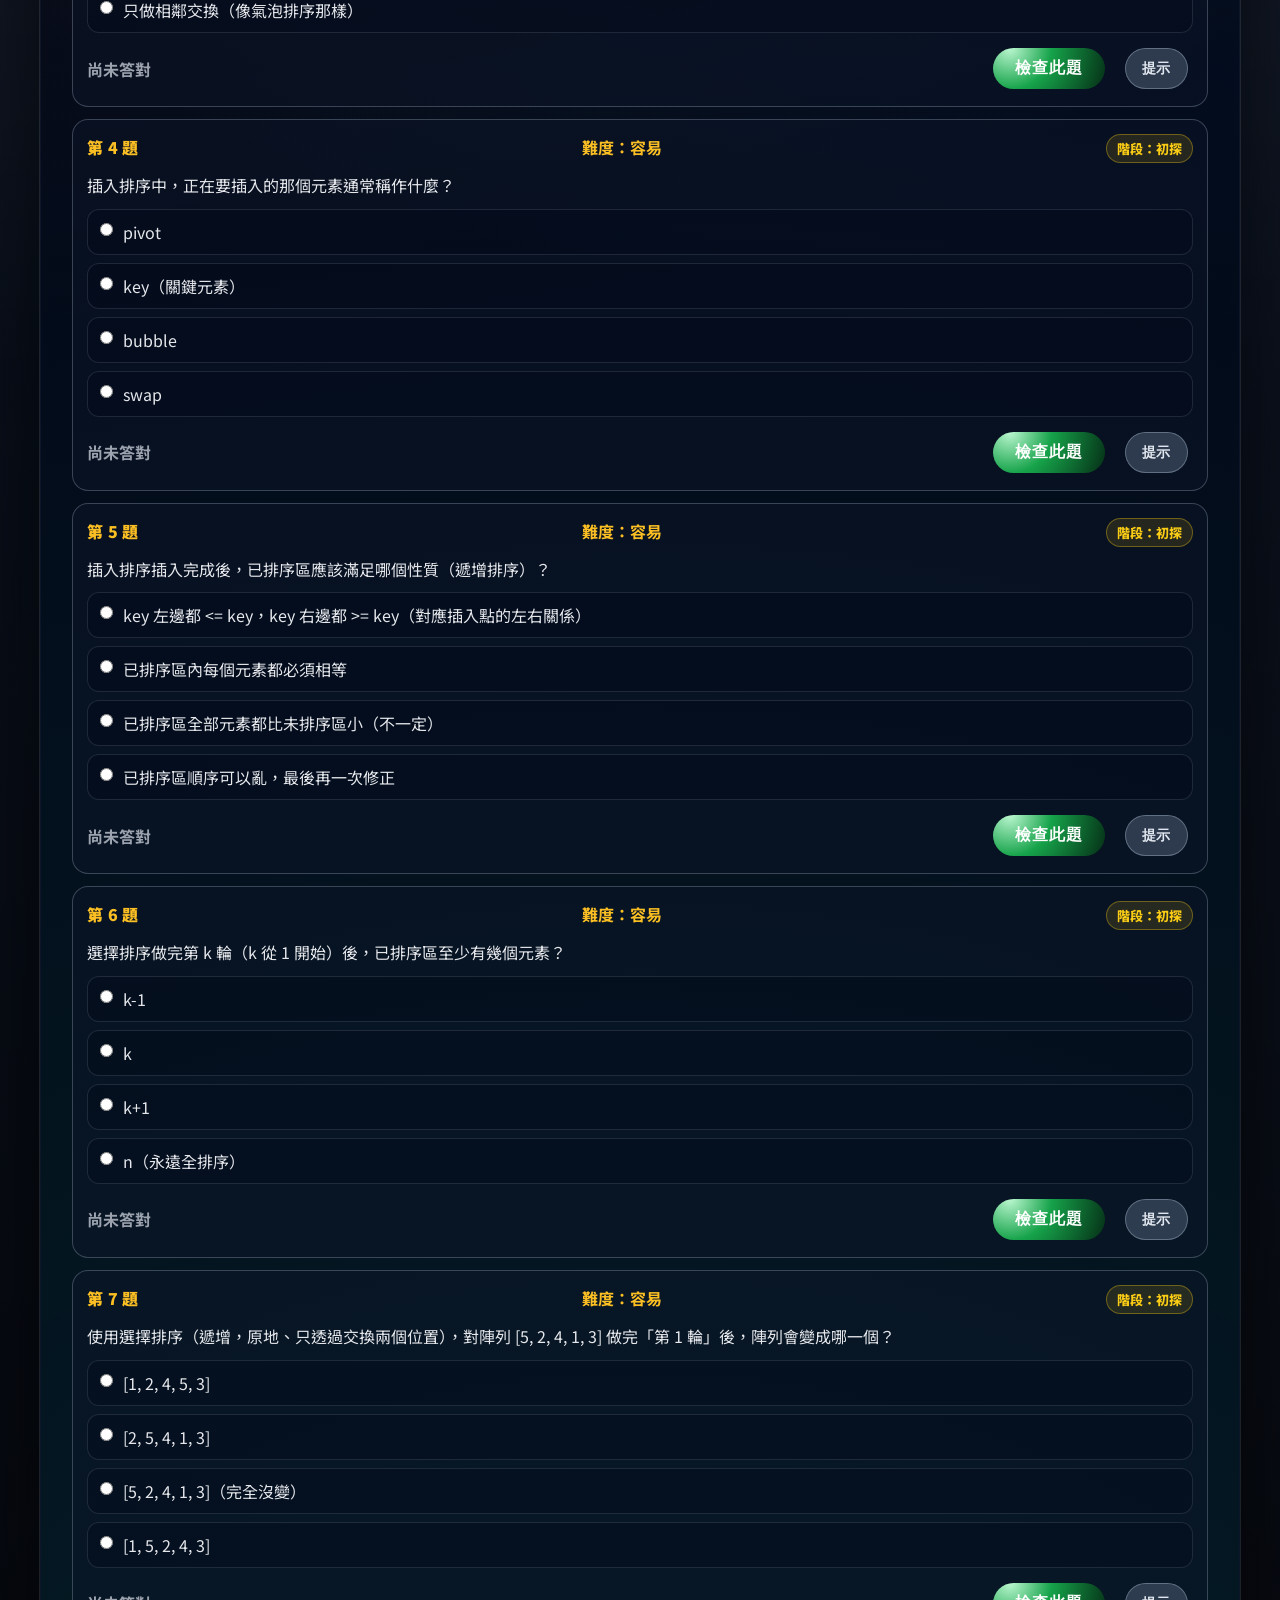
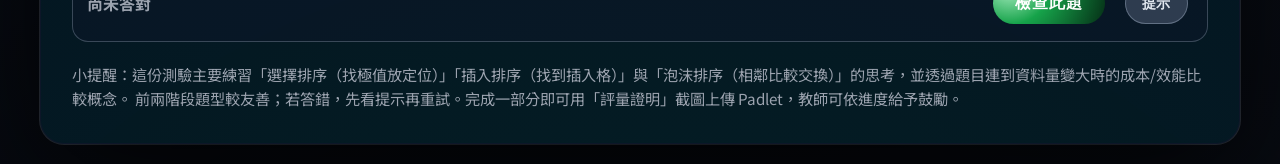
<file: exam.html>
<!DOCTYPE html>
<html lang="zh-TW">
<head>
    <meta charset="UTF-8">
    <meta name="viewport" content="width=device-width, initial-scale=1.0">
    <title>撲克牌排序學院 - 自我測驗</title>
    <link rel="preconnect" href="https://fonts.googleapis.com">
    <link rel="preconnect" href="https://fonts.gstatic.com" crossorigin>
    <link href="https://fonts.googleapis.com/css2?family=Playfair+Display:wght@500;700&family=Noto+Sans+TC:wght@400;500;700&display=swap" rel="stylesheet">
    <link rel="stylesheet" href="style.css">
    <script src="subpage-ui.js" defer></script>
    <style>
        .exam-header {
            display: flex;
            align-items: center;
            justify-content: space-between;
            gap: 12px;
            margin-bottom: 16px;
        }

        .exam-title {
            display: flex;
            flex-direction: column;
            gap: 4px;
        }

        .exam-title h1 {
            font-size: 1.7rem;
            margin: 0;
            color: #fbbf24;
            text-shadow: 0 0 25px rgba(250, 204, 21, 0.25);
            letter-spacing: 0.08em;
        }

        .exam-title p {
            margin: 0;
            color: #9ca3af;
            line-height: 1.5;
        }

        .exam-actions {
            display: flex;
            flex-wrap: wrap;
            gap: 10px;
            justify-content: flex-end;
        }

        .progress-wrap {
            margin: 18px 0 10px;
            background: rgba(15, 23, 42, 0.65);
            border: 1px solid rgba(148, 163, 184, 0.35);
            border-radius: 14px;
            padding: 14px 16px;
        }

        .progress-row {
            display: flex;
            justify-content: space-between;
            align-items: center;
            gap: 10px;
            margin-bottom: 10px;
        }

        .progress-row .progress-text {
            font-weight: 700;
            color: #e5e7eb;
        }

        .progress-bar {
            width: 100%;
            height: 12px;
            border-radius: 999px;
            background: rgba(148, 163, 184, 0.18);
            overflow: hidden;
        }

        .progress-bar > div {
            height: 100%;
            width: 0%;
            background: linear-gradient(90deg, rgba(34, 197, 94, 0.95), rgba(250, 204, 21, 0.95));
        }

        .stage-tabs {
            display: flex;
            flex-wrap: wrap;
            gap: 8px;
            margin: 14px 0 10px;
        }

        .stage-tab-btn {
            border: 1px solid rgba(148, 163, 184, 0.45);
            background: rgba(2, 6, 23, 0.45);
            color: #cbd5e1;
            border-radius: 999px;
            padding: 8px 14px;
            cursor: pointer;
            font-weight: 700;
        }

        .stage-tab-btn.active {
            border-color: rgba(250, 204, 21, 0.85);
            color: #fef3c7;
            background: linear-gradient(135deg, rgba(250, 204, 21, 0.22), rgba(180, 83, 9, 0.22));
        }

        .stage-achievement {
            margin: 6px 0 12px;
            padding: 10px 12px;
            border-radius: 14px;
            border: 1px solid rgba(148, 163, 184, 0.35);
            background: rgba(2, 6, 23, 0.35);
            color: #e5e7eb;
            line-height: 1.55;
        }

        .achievement-badge {
            display: inline-flex;
            align-items: center;
            border-radius: 999px;
            padding: 4px 10px;
            margin-right: 8px;
            font-weight: 800;
            letter-spacing: 0.02em;
        }

        .achievement-badge.bronze {
            background: rgba(180, 83, 9, 0.2);
            border: 1px solid rgba(217, 119, 6, 0.65);
            color: #fcd34d;
        }

        .achievement-badge.silver {
            background: rgba(71, 85, 105, 0.35);
            border: 1px solid rgba(148, 163, 184, 0.75);
            color: #e2e8f0;
        }

        .achievement-badge.gold {
            background: rgba(250, 204, 21, 0.16);
            border: 1px solid rgba(250, 204, 21, 0.85);
            color: #fde68a;
        }

        .exam-grid {
            display: grid;
            grid-template-columns: 1fr;
            gap: 12px;
        }

        .q-card {
            background: rgba(15, 23, 42, 0.45);
            border: 1px solid rgba(148, 163, 184, 0.35);
            border-radius: 16px;
            padding: 14px 14px 12px;
        }

        .q-head {
            display: flex;
            flex-wrap: wrap;
            align-items: baseline;
            justify-content: space-between;
            gap: 10px;
            margin-bottom: 10px;
        }

        .q-num {
            font-weight: 900;
            color: #fbbf24;
            letter-spacing: 0.02em;
        }

        .q-diff {
            font-weight: 700;
            color: #94a3b8;
        }

        .q-stage {
            font-weight: 800;
            color: #facc15;
            background: rgba(250, 204, 21, 0.12);
            border: 1px solid rgba(250, 204, 21, 0.35);
            border-radius: 999px;
            padding: 4px 10px;
            font-size: 0.82rem;
        }

        .stage-heading {
            margin: 18px 0 10px;
            padding: 12px 14px;
            border-radius: 16px;
            border: 1px solid rgba(148, 163, 184, 0.35);
            background: rgba(2, 6, 23, 0.25);
        }

        .stage-title {
            font-weight: 950;
            color: #fbbf24;
            letter-spacing: 0.02em;
            margin-bottom: 6px;
        }

        .stage-desc {
            color: #9ca3af;
            line-height: 1.55;
            font-size: 0.95rem;
        }

        .q-prompt {
            color: #e5e7eb;
            line-height: 1.6;
            margin-bottom: 10px;
        }

        .choices {
            display: grid;
            grid-template-columns: 1fr;
            gap: 8px;
            margin-bottom: 10px;
        }

        .choice {
            display: flex;
            gap: 10px;
            align-items: flex-start;
            padding: 10px 12px;
            border-radius: 12px;
            border: 1px solid rgba(148, 163, 184, 0.18);
            background: rgba(2, 6, 23, 0.35);
        }

        .choice:hover {
            border-color: rgba(251, 191, 36, 0.5);
        }

        .choice input[type="radio"] {
            margin-top: 3px;
            accent-color: #fbbf24;
        }

        .array-input {
            width: 100%;
            padding: 10px 12px;
            border-radius: 12px;
            border: 1px solid rgba(148, 163, 184, 0.6);
            background: rgba(2, 6, 23, 0.55);
            color: #e5e7eb;
            outline: none;
            font-size: 1rem;
        }

        .array-help {
            color: #9ca3af;
            font-size: 0.9rem;
            margin-top: 6px;
            line-height: 1.5;
        }

        .q-bottom {
            display: flex;
            flex-wrap: wrap;
            gap: 10px;
            align-items: center;
            justify-content: space-between;
            margin-top: 10px;
        }

        .q-status {
            color: #9ca3af;
            font-weight: 700;
            min-height: 1.2em;
        }

        .feedback-inline {
            margin-top: 10px;
            padding: 10px 12px;
            border-radius: 12px;
            border: 1px solid rgba(148, 163, 184, 0.35);
            background: rgba(2, 6, 23, 0.4);
            color: #e5e7eb;
            line-height: 1.6;
        }

        .feedback-inline.success {
            border-color: rgba(34, 197, 94, 0.7);
            background: rgba(34, 197, 94, 0.08);
        }

        .feedback-inline.error {
            border-color: rgba(220, 38, 38, 0.7);
            background: rgba(220, 38, 38, 0.08);
        }

        .feedback-inline .learn-title {
            font-weight: 900;
            color: #fbbf24;
            margin-bottom: 6px;
        }

        .exam-cert-overlay {
            position: fixed;
            inset: 0;
            z-index: 100;
            background: rgba(2, 6, 23, 0.82);
            display: flex;
            align-items: center;
            justify-content: center;
            padding: 20px;
            backdrop-filter: blur(6px);
            -webkit-backdrop-filter: blur(6px);
        }

        .exam-cert-overlay[hidden] {
            display: none !important;
        }

        .exam-cert-dialog {
            width: min(460px, 100%);
            max-height: min(92vh, 680px);
            overflow: auto;
            background: linear-gradient(165deg, rgba(20, 25, 40, 0.98), rgba(2, 6, 23, 0.98));
            border: 1px solid rgba(56, 189, 248, 0.4);
            border-radius: 18px;
            padding: 18px 18px 16px;
            box-shadow: 0 28px 80px rgba(0, 0, 0, 0.65);
        }

        .exam-cert-dialog h3 {
            margin: 0 0 8px;
            color: #7dd3fc;
            font-size: 1.12rem;
        }

        .exam-cert-lead {
            color: #cbd5e1;
            font-size: 0.9rem;
            line-height: 1.55;
            margin: 0 0 12px;
        }

        .exam-cert-field label {
            display: block;
            color: #94a3b8;
            font-size: 0.86rem;
            font-weight: 600;
            margin-bottom: 6px;
        }

        .exam-cert-name-input {
            width: 100%;
            box-sizing: border-box;
            padding: 10px 12px;
            border-radius: 10px;
            border: 1px solid rgba(148, 163, 184, 0.5);
            background: rgba(2, 6, 23, 0.65);
            color: #f8fafc;
            font-size: 1rem;
        }

        .exam-cert-actions-top {
            margin: 8px 0 12px;
            display: flex;
            justify-content: flex-end;
        }

        .exam-cert-preview {
            padding: 16px 14px;
            border-radius: 14px;
            border: 2px solid rgba(56, 189, 248, 0.45);
            background: radial-gradient(circle at 50% 0%, rgba(56, 189, 248, 0.1), rgba(2, 6, 23, 0.92));
            text-align: center;
        }

        .exam-cert-ptitle {
            font-family: 'Playfair Display', 'Times New Roman', serif;
            color: #fef3c7;
            font-size: 1.2rem;
            letter-spacing: 0.06em;
            margin: 0 0 4px;
        }

        .exam-cert-sub {
            color: #38bdf8;
            font-weight: 800;
            font-size: 0.78rem;
            letter-spacing: 0.14em;
            margin-bottom: 10px;
        }

        .exam-cert-pname {
            color: #e2e8f0;
            font-size: 1.08rem;
            font-weight: 800;
            margin: 0 0 12px;
        }

        .exam-cert-scores {
            text-align: left;
            color: #cbd5e1;
            font-size: 0.9rem;
            line-height: 1.65;
            margin: 0 auto 10px;
            max-width: 280px;
        }

        .exam-cert-total {
            color: #fde68a;
            font-weight: 800;
            font-size: 1rem;
            margin: 0 0 6px;
        }

        .exam-cert-date {
            color: #94a3b8;
            font-size: 0.86rem;
            margin: 0;
        }

        .exam-cert-padlet {
            margin-top: 14px;
            padding: 10px 12px;
            border-radius: 12px;
            background: rgba(30, 64, 175, 0.22);
            border: 1px solid rgba(96, 165, 250, 0.45);
            color: #bfdbfe;
            font-size: 0.88rem;
            line-height: 1.6;
        }

        .exam-cert-actions-bottom {
            margin-top: 14px;
            display: flex;
            justify-content: flex-end;
        }

        .footer-note {
            margin: 20px 0 6px;
            color: #9ca3af;
            line-height: 1.6;
            font-size: 0.95rem;
        }
    </style>
</head>
<body>
<nav class="site-nav" aria-label="網站導覽">
    <div class="site-nav-inner">
        <div class="site-nav-group" role="group" aria-labelledby="site-nav-flow-label">
            <div id="site-nav-flow-label" class="site-nav-group-label">教學流程</div>
            <div class="site-nav-group-links">
                <a href="algorithm-lab.html" class="site-nav-link site-nav-flow-link"><span class="site-nav-step" aria-hidden="true">1</span>認識演算法</a>
                <a href="index.html" class="site-nav-link site-nav-flow-link"><span class="site-nav-step" aria-hidden="true">2</span>排序演算法實驗室</a>
                <a href="exam.html" class="site-nav-link site-nav-flow-link site-nav-link-current" aria-current="page"><span class="site-nav-step" aria-hidden="true">3</span>學習評量</a>
                <a href="algorithm-concepts.html" class="site-nav-link site-nav-flow-link"><span class="site-nav-step" aria-hidden="true">4</span>演算法中的結構</a>
                <a href="algorithm-concepts-quiz.html" class="site-nav-link site-nav-flow-link"><span class="site-nav-step" aria-hidden="true">5</span>結構小測驗</a>
            </div>
        </div>
        <div class="site-nav-group site-nav-group--extra" role="group" aria-label="教師手冊與教案">
            <div class="site-nav-group-links">
                <a href="guide.html" class="site-nav-link site-nav-extra-link">教師手冊</a>
                <a href="lesson.html" class="site-nav-link site-nav-extra-link">教案</a>
            </div>
        </div>
        <span class="site-nav-credit" translate="no" aria-label="Developed by DennisZ">Developed by DennisZ</span>
    </div>
</nav>
<div class="page-frame">
    <div class="table-glow"></div>
    <div class="container">
        <div class="exam-header">
            <div class="exam-title">
                <h1>自我測驗：選擇排序、插入排序與泡沫排序</h1>
                <p>做題後按「檢查此題」。答對會記錄進度；可反覆練習直到滿分。「初探」「基礎」以觀念與選擇為主，協助不同程度學生銜接遊戲操作；也納入泡沫排序的比較理解與資料量取捨。</p>
            </div>
            <div class="exam-actions">
                <button type="button" class="btn primary" id="exam-cert-open-btn">開啟評量證明（截圖／Padlet）</button>
                <button id="reset-progress-btn" class="btn danger" type="button">重置進度</button>
            </div>
        </div>

        <div class="progress-wrap" aria-live="polite">
            <div class="progress-row">
                <div class="progress-text" id="overall-progress">已答對：0/30</div>
                <div class="progress-text" id="overall-status">正在練習中</div>
            </div>
            <div class="progress-bar" aria-hidden="true">
                <div id="overall-progress-bar"></div>
            </div>
        </div>

        <div id="stage-tabs" class="stage-tabs"></div>
        <div id="stage-achievement" class="stage-achievement"></div>
        <div id="exam-grid" class="exam-grid"></div>

        <div class="footer-note">
            小提醒：這份測驗主要練習「選擇排序（找極值放定位）」「插入排序（找到插入格）」與「泡沫排序（相鄰比較交換）」的思考，並透過題目連到資料量變大時的成本/效能比較概念。
            前兩階段題型較友善；若答錯，先看提示再重試。完成一部分即可用「評量證明」截圖上傳 Padlet，教師可依進度給予鼓勵。
        </div>
    </div>
</div>

<div id="exam-cert-overlay" class="exam-cert-overlay" hidden aria-hidden="true">
    <div class="exam-cert-dialog" role="dialog" aria-modal="true" aria-labelledby="exam-cert-title">
        <h3 id="exam-cert-title">📋 分階段測驗 · 評量證明</h3>
        <p class="exam-cert-lead">請輸入姓名（或座號），確認下方分數與日期後<strong>截圖</strong>，再依教師指示上傳至課程 Padlet。</p>
        <div class="exam-cert-field">
            <label for="exam-cert-name">姓名／座號</label>
            <input type="text" id="exam-cert-name" class="exam-cert-name-input" maxlength="40" placeholder="顯示在證明上" autocomplete="name">
        </div>
        <div class="exam-cert-actions-top">
            <button type="button" class="btn preset-btn" id="exam-cert-apply-name">更新證明</button>
        </div>
        <div class="exam-cert-preview" id="exam-cert-preview-block">
            <div class="exam-cert-ptitle">撲克牌排序學院</div>
            <div class="exam-cert-sub">分階段測驗 · 學習紀錄</div>
            <div class="exam-cert-pname" id="exam-cert-display-name">（請輸入姓名）</div>
            <div class="exam-cert-scores" id="exam-cert-stage-lines"></div>
            <p class="exam-cert-total" id="exam-cert-total-line"></p>
            <p class="exam-cert-date" id="exam-cert-date-line"></p>
        </div>
        <div class="exam-cert-padlet">
            <strong>Padlet：</strong>請向教師索取看板連結；新增貼文並上傳本截圖，必要時註明「測驗進度截圖」與日期。
        </div>
        <div class="exam-cert-actions-bottom">
            <button type="button" class="btn primary" id="exam-cert-close-btn">關閉</button>
        </div>
    </div>
</div>

<script>
    const STORAGE_KEY = 'pokerSortExamProgress_v1';
    const stageOrder = ['初探', '基礎', '應用', '挑戰'];
    const stageDescMap = {
        '初探': '以觀念題為主，熟悉輸入／步驟／輸出與兩種排序「在做什麼」。（題型已調整為較易上手）',
        '基礎': '鞏固每輪判斷：仍以選擇題為主，陣列結果改為選項作答，方便銜接遊戲操作。',
        '應用': '把規則用在題目中：加入推理與陣列／多行步驟，練習正確性檢查。',
        '挑戰': '完整流程與綜合判斷：步驟書寫、不變量與進階觀念，適合複習與加深。'
    };

    const questions = [
        {
            id: 1,
            difficulty: '容易',
            type: 'mcq',
            prompt: '選擇排序每一輪主要做什麼？',
            choices: [
                { id: 'a', text: '從未排序區找最小（或最大），再放到已排序區' },
                { id: 'b', text: '反覆比較相鄰兩個元素，順序不對就交換' },
                { id: 'c', text: '每次先切成兩半，再遞迴處理左、右半區' },
                { id: 'd', text: '把資料完全隨機打亂，直到有序' }
            ],
            correct: 'a',
            hint: '想想「找極值」那件事每輪只做一次。',
            learn: '選擇排序：每輪在未排序區找最小/最大（極值），再把它放到正確位置。'
        },
        {
            id: 2,
            difficulty: '容易',
            type: 'mcq',
            prompt: '在這個「額外空間模式」中，若選擇排序，你每輪應該怎麼操作？',
            choices: [
                { id: 'a', text: '從上方任意挑一張，放到下方任何位置' },
                { id: 'b', text: '從上方未排序區找最小（或最大）那張，放到下方「最後一格」' },
                { id: 'c', text: '只交換相鄰的兩張牌' },
                { id: 'd', text: '先選 pivot，再把牌分到左半/右半' }
            ],
            correct: 'b',
            hint: '下方的「最後一格」就是已排序區的尾端。',
            learn: '額外空間的選擇排序：找出未排序區的極值，移入已排序區尾端。'
        },
        {
            id: 3,
            difficulty: '容易',
            type: 'mcq',
            prompt: '插入排序的核心概念是什麼？',
            choices: [
                { id: 'a', text: '每輪找極值（最小/最大）' },
                { id: 'b', text: '把下一個元素插入到已排序區的正確位置' },
                { id: 'c', text: '先分區再遞迴（分治）' },
                { id: 'd', text: '只做相鄰交換（像氣泡排序那樣）' }
            ],
            correct: 'b',
            hint: '插入排序像「把牌插進正確的卡槽」。',
            learn: '插入排序：維持一段已排序區；每輪取 key，並插入到正確位置。'
        },
        {
            id: 4,
            difficulty: '容易',
            type: 'mcq',
            prompt: '插入排序中，正在要插入的那個元素通常稱作什麼？',
            choices: [
                { id: 'a', text: 'pivot' },
                { id: 'b', text: 'key（關鍵元素）' },
                { id: 'c', text: 'bubble' },
                { id: 'd', text: 'swap' }
            ],
            correct: 'b',
            hint: '教材常說「key 插入」。',
            learn: 'key 就是目前要插入的那一張/那個元素。'
        },
        {
            id: 5,
            difficulty: '容易',
            type: 'mcq',
            prompt: '插入排序插入完成後，已排序區應該滿足哪個性質（遞增排序）？',
            choices: [
                { id: 'a', text: 'key 左邊都 <= key，key 右邊都 >= key（對應插入點的左右關係）' },
                { id: 'b', text: '已排序區內每個元素都必須相等' },
                { id: 'c', text: '已排序區全部元素都比未排序區小（不一定）' },
                { id: 'd', text: '已排序區順序可以亂，最後再一次修正' }
            ],
            correct: 'a',
            hint: '想像已排序區像一條有序的隊伍，你要把 key 插進隊伍的「該站的位置」。',
            learn: '插入點正是讓左右關係仍然有序：左邊不大於 key，右邊不小於 key。'
        },
        {
            id: 6,
            difficulty: '容易',
            type: 'mcq',
            prompt: '選擇排序做完第 k 輪（k 從 1 開始）後，已排序區至少有幾個元素？',
            choices: [
                { id: 'a', text: 'k-1' },
                { id: 'b', text: 'k' },
                { id: 'c', text: 'k+1' },
                { id: 'd', text: 'n（永遠全排序）' }
            ],
            correct: 'b',
            hint: '每一輪都會把一個極值「放進正確位置」。',
            learn: '選擇排序：每輪確定 1 個位置，做完 k 輪，至少有 k 個已確定且有序。'
        },
        {
            id: 7,
            difficulty: '容易',
            type: 'mcq',
            prompt: '使用選擇排序（遞增，原地、只透過交換兩個位置），對陣列 [5, 2, 4, 1, 3] 做完「第 1 輪」後，陣列會變成哪一個？',
            choices: [
                { id: 'a', text: '[1, 2, 4, 5, 3]' },
                { id: 'b', text: '[2, 5, 4, 1, 3]' },
                { id: 'c', text: '[5, 2, 4, 1, 3]（完全沒變）' },
                { id: 'd', text: '[1, 5, 2, 4, 3]' }
            ],
            correct: 'a',
            hint: '第 1 輪先找整個未排序區的最小值（1），再用交換把它放到第 1 個位置。',
            learn: '選擇排序第 1 輪（原地交換）：找最小值 1，與開頭位置交換。'
        },
        {
            id: 8,
            difficulty: '簡單',
            type: 'mcq',
            prompt: '為什麼插入排序在「資料接近有序」時常常比較快？',
            choices: [
                { id: 'a', text: '因為它每輪不用比較就能直接插到正確位置' },
                { id: 'b', text: '因為 key 通常會插入到比較靠近正確位置的位置，移動/比較較少' },
                { id: 'c', text: '因為它會改用分治法' },
                { id: 'd', text: '因為它只做一次交換' }
            ],
            correct: 'b',
            hint: '想像你桌上的牌本來就差不多排好了，你只要「插進去」而不是重排。',
            learn: '插入排序：key 找到插入點後，移動的元素會變少，所以接近有序時更省。'
        },
        {
            id: 9,
            difficulty: '簡單',
            type: 'mcq',
            prompt: '什麼是「穩定排序」的意思？',
            choices: [
                { id: 'a', text: '排序後一定是最省力的（不一定）' },
                { id: 'b', text: '鍵值相同的元素，排序後仍保持原本的相對順序' },
                { id: 'c', text: '排序後一定是反向排列' },
                { id: 'd', text: '穩定排序只出現在某一種演算法（不一定）' }
            ],
            correct: 'b',
            hint: '關鍵在「相同鍵值」的相對順序是否被打亂。',
            learn: '穩定排序：相同鍵值的元素先後順序不改變。'
        },
        {
            id: 10,
            difficulty: '簡單',
            type: 'mcq',
            prompt: '插入排序：已排序區是 [2, 4, 6]，現在 key=7。key 插入後會變成哪個結果？（遞增）',
            choices: [
                { id: 'a', text: '[2, 4, 6, 7]' },
                { id: 'b', text: '[2, 4, 7, 6]' },
                { id: 'c', text: '[7, 2, 4, 6]' },
                { id: 'd', text: '[2, 7, 4, 6]' }
            ],
            correct: 'a',
            hint: '7 比已排序區的每一個元素都大，所以要插在最右邊。',
            learn: '插入排序：key 大於所有已排序元素時，就插在已排序區最後。'
        },
        {
            id: 11,
            difficulty: '簡單',
            type: 'mcq',
            prompt: '使用插入排序（遞增），對陣列 [3, 1, 2] 做完「第 1 次插入」（把 key=1 插入完成後），陣列會變成哪一個？',
            choices: [
                { id: 'a', text: '[1, 3, 2]' },
                { id: 'b', text: '[3, 1, 2]（完全沒變）' },
                { id: 'c', text: '[1, 2, 3]' },
                { id: 'd', text: '[3, 2, 1]' }
            ],
            correct: 'a',
            hint: '已排序區開始只有 [3]，key=1 比 3 小，要插到 3 的左邊。',
            learn: '插入排序：key=1 插入到已排序區的最前面，得到 [1, 3, 2]。'
        },
        {
            id: 12,
            difficulty: '簡單',
            type: 'mcq',
            prompt: '已排序區是 [2, 4, 6]，現在 key=5。key 插入後會落在？',
            choices: [
                { id: 'a', text: '最左邊' },
                { id: 'b', text: '2 和 4 之間' },
                { id: 'c', text: '4 和 6 之間' },
                { id: 'd', text: '最右邊' }
            ],
            correct: 'c',
            hint: '5 介於 4 和 6 之間。',
            learn: '插入排序：key 插入在讓左右關係仍有序的位置。'
        },
        {
            id: 13,
            difficulty: '簡單',
            type: 'mcq',
            prompt: '已排序區是 [2, 4, 6]，現在 key=1。key 插入後前段會變成？',
            choices: [
                { id: 'a', text: '[1, 2, 4, 6]' },
                { id: 'b', text: '[2, 1, 4, 6]' },
                { id: 'c', text: '[2, 4, 1, 6]' },
                { id: 'd', text: '[2, 4, 6, 1]' }
            ],
            correct: 'a',
            hint: '1 比已排序區所有元素都小。',
            learn: 'key 小於所有已排序元素時，就插到最前面。'
        },
        {
            id: 14,
            difficulty: '簡單',
            type: 'mcq',
            prompt: '使用插入排序（遞增）對陣列 [4, 1, 3, 2] 做完「前兩輪插入」（先處理 1，再處理 3）後，陣列會變成哪一個？',
            choices: [
                { id: 'a', text: '[1, 3, 4, 2]' },
                { id: 'b', text: '[1, 4, 3, 2]' },
                { id: 'c', text: '[1, 2, 3, 4]' },
                { id: 'd', text: '[4, 1, 3, 2]（完全沒變）' }
            ],
            correct: 'a',
            hint: '第一輪把 1 插到最前 → [1, 4, 3, 2]；第二輪 key=3 插在 1 與 4 之間。',
            learn: '插入排序：每輪把 key 插到已排序區正確位置；兩輪後為 [1, 3, 4, 2]。'
        },
        {
            id: 15,
            difficulty: '簡單',
            type: 'mcq',
            prompt: '選擇排序每輪完成後，未排序區通常會怎麼變？',
            choices: [
                { id: 'a', text: '變短：左邊確定好的一個元素被移出，剩下的繼續當未排序區' },
                { id: 'b', text: '變長：越來越多元素進入未排序區' },
                { id: 'c', text: '不變：每輪都還是同一個範圍' },
                { id: 'd', text: '改成反向排列' }
            ],
            correct: 'a',
            hint: '每輪都會固定「一個位置」。',
            learn: '選擇排序：已排序區逐漸擴大，未排序區範圍逐漸縮小。'
        },
        {
            id: 16,
            difficulty: '簡單',
            type: 'mcq',
            prompt: '在原地選擇排序（遞增）中，除了比較之外，每一輪主要會做什麼移動？',
            choices: [
                { id: 'a', text: '把未排序區找到的最小值（極值）交換到目前要放的位置（每輪最多一次交換）' },
                { id: 'b', text: '只交換相鄰兩個元素，直到完全有序' },
                { id: 'c', text: '把資料分成左右兩半後再合併' },
                { id: 'd', text: '先把資料洗牌再慢慢挑出' }
            ],
            correct: 'a',
            hint: '選擇排序的特色是「先找極值，再放到目標位置」。',
            learn: '選擇排序：每輪做完後，會把找到的極值放進正確位置；原地版本通常等同於最多一次交換。'
        },
        {
            id: 17,
            difficulty: '困難',
            type: 'mcq',
            prompt: '困難實作（流程排序）：把插入排序的核心步驟選出正確順序。',
            choices: [
                { id: 'a', text: 'key 取出 → 從已排序區右端向左比較 → 找到插入點 → 向右移動並插入 key' },
                { id: 'b', text: '切半分區 → 選 pivot → 遞迴處理 → 合併' },
                { id: 'c', text: '先隨機交換 → 再找 key → 最後才比較' },
                { id: 'd', text: '只比較相鄰兩張 → 每次交換直到完全有序' }
            ],
            correct: 'a',
            hint: '插入排序最像「把 key 插進有序隊伍」。',
            learn: '插入排序：核心是「找插入點 + 右移騰位置 + 插入」。'
        },
        {
            id: 18,
            difficulty: '困難',
            type: 'mcq',
            prompt: '困難觀念：插入排序的迴圈不變量（invariant）最接近哪個？（遞增排序）',
            choices: [
                { id: 'a', text: '每輪開始時，已排序區已經是正確且有序的；未排序區尚未處理' },
                { id: 'b', text: '每輪開始時，未排序區已經全部有序' },
                { id: 'c', text: '每輪都會把陣列切成兩半並遞迴' },
                { id: 'd', text: '直到最後一輪，已排序區才有內容' }
            ],
            correct: 'a',
            hint: '不變量要回答：「每一輪開始時，肯定正確的一件事是什麼？」',
            learn: '不變量：已排序區在每輪開始時都維持有序；這讓我們只需插入 key，而不必重排全部。'
        },
        {
            id: 19,
            difficulty: '困難',
            type: 'mcq',
            prompt: '困難觀念：選擇排序（遞增）的「迴圈不變量」最接近哪個敘述？',
            choices: [
                { id: 'a', text: '每輪結束後，已排序區的元素都不大於未排序區的元素（對遞增而言）' },
                { id: 'b', text: '每輪結束後，未排序區也會變得完全有序' },
                { id: 'c', text: '每輪結束後，已排序區中的元素順序會被刻意打亂' },
                { id: 'd', text: '每輪結束後，必須把整個陣列重新複製到新陣列' }
            ],
            correct: 'a',
            hint: '想像已排序區像「已經放好的一段」，它們應該都落在整體較小的一側。',
            learn: '選擇排序不變量（遞增）：每輪把極值放到正確位置，因此已排序區的元素都不大於未排序區的元素。'
        },
        {
            id: 20,
            difficulty: '困難',
            type: 'arrayInput',
            prompt: '實作題（困難）：使用選擇排序（遞增），對陣列 [6, 3, 5, 1, 4, 2] 做完「前兩輪」後結果是？（填整個陣列）',
            expectedArray: [1, 2, 5, 6, 4, 3],
            hint: '第 1 輪把最小值 1 放到第 1 個位置；第 2 輪再在剩下未排序區找最小 2 放到第 2 個位置。',
            learn: '選擇排序：每輪確定 1 個位置；做兩輪就確定前兩個位置。'
        },
        {
            id: 21,
            difficulty: '簡單',
            type: 'arrayStepsInput',
            prompt: '實作題（寫出所有步驟）：使用選擇排序（遞增，原地、只透過交換兩個位置）。對陣列 [5, 2, 4, 1, 3] 做完「全部 4 輪」後，請把每一輪結束後的「完整陣列」都寫出來。（共 4 行，每行填一個陣列，用逗號分隔）',
            expectedSteps: [
                [1, 2, 4, 5, 3],
                [1, 2, 4, 5, 3],
                [1, 2, 3, 5, 4],
                [1, 2, 3, 4, 5]
            ],
            hint: '你每一輪都要「找未排序區的最小值」並交換到目前要放的位置 i。',
            learn: '選擇排序（原地）：第 i 輪找最小值並交換到第 i 個位置，所以已確定的位置會越來越多。'
        },
        {
            id: 22,
            difficulty: '困難',
            type: 'arrayStepsInput',
            prompt: '實作題（寫出所有步驟）：使用插入排序（遞增）。對陣列 [4, 1, 3, 2] 進行插入排序時，請把「每次插入 key 完成後」的完整陣列都寫出來。（共 3 行：插入 i=2、i=3、i=4；每行用逗號分隔數字）',
            expectedSteps: [
                [1, 4, 3, 2],
                [1, 3, 4, 2],
                [1, 2, 3, 4]
            ],
            hint: '先把第一個元素當作已排序區；key 逐次往左插入，直到找到正確位置。',
            learn: '插入排序：每輪只把 key 插到「左右關係仍有序」的位置，並維持已排序區一直有序。'
        },
        {
            id: 23,
            difficulty: '容易',
            stage: '挑戰',
            type: 'mcq',
            prompt: '演算法最基本需要包含哪一組內容？',
            choices: [
                { id: 'a', text: '只有輸出（最後結果）' },
                { id: 'b', text: '輸入 → 步驟 → 輸出' },
                { id: 'c', text: '只有步驟，沒有輸入與輸出' },
                { id: 'd', text: '沒有步驟，只憑直覺猜' }
            ],
            correct: 'b',
            hint: '想像做菜：食材（輸入）、作法（步驟）、成品（輸出）。',
            learn: '演算法：把要處理的東西先定義成輸入，接著依步驟處理，最後得到輸出。'
        },
        {
            id: 24,
            difficulty: '容易',
            stage: '挑戰',
            type: 'mcq',
            prompt: '哪一個說明最符合「演算法」？',
            choices: [
                { id: 'a', text: '每次做都不一樣，覺得對就好' },
                { id: 'b', text: '步驟清楚、照做會得到結果，並且能停止' },
                { id: 'c', text: '想不到就一直做下去' },
                { id: 'd', text: '步驟可以很模糊，例如「隨便排一排」' }
            ],
            correct: 'b',
            hint: '演算法要「清楚」和「可停止」。',
            learn: '好的演算法：步驟不含曖昧、能達成目標，而且終究會走到停止條件。'
        },
        {
            id: 25,
            difficulty: '容易',
            stage: '挑戰',
            type: 'mcq',
            prompt: '「步驟清楚」的意思最接近哪個？',
            choices: [
                { id: 'a', text: '只要最後對就行，過程可以不管' },
                { id: 'b', text: '每一步都有可照做的動作與判斷條件' },
                { id: 'c', text: '步驟可以用感覺描述，例如「差不多就好」' },
                { id: 'd', text: '步驟不需要先規定輸入是什麼' }
            ],
            correct: 'b',
            hint: '你要能把它講給別人聽，別人也照做。',
            learn: '步驟清楚：別人照著做，也能走出同樣的結果。'
        },
        {
            id: 26,
            difficulty: '簡單',
            stage: '挑戰',
            type: 'mcq',
            prompt: '在排序演算法中，「不變量」最像哪個想法？（遞增）',
            choices: [
                { id: 'a', text: '每一輪結束都讓已排序區保持有序' },
                { id: 'b', text: '每一輪都把已排序區打亂' },
                { id: 'c', text: '不需要任何條件也能保證有序' },
                { id: 'd', text: '只要最後一次檢查正確就好' }
            ],
            correct: 'a',
            hint: '不變量 = 「一直維持的性質」。',
            learn: '不變量（遞增排序）：每輪完成後，已排序區仍保持有序，因此後續插入/交換才有依靠。'
        },
        {
            id: 27,
            difficulty: '簡單',
            stage: '挑戰',
            type: 'mcq',
            prompt: '把問題「分解成幾個步驟」最能幫助什麼？',
            choices: [
                { id: 'a', text: '讓你更容易判斷下一步要做什麼' },
                { id: 'b', text: '讓問題變得永遠做不完' },
                { id: 'c', text: '讓輸入不需要定義' },
                { id: 'd', text: '讓輸出變得隨機' }
            ],
            correct: 'a',
            hint: '分解的目的，是把「大問題」變成你能做的小動作。',
            learn: '分解：把複雜問題拆成可執行的小步驟，讓流程更容易推理與檢查。'
        },
        {
            id: 28,
            difficulty: '困難',
            stage: '挑戰',
            type: 'mcq',
            prompt: '突破題：哪一段描述最符合「演算法可重現」？',
            choices: [
                { id: 'a', text: '看心情交換幾次就好' },
                { id: 'b', text: '比較兩張牌：左邊若比右邊大就交換；否則不交換，重複直到整體符合目標' },
                { id: 'c', text: '隨便把牌換一換直到看起來差不多' },
                { id: 'd', text: '先不定義輸入，想到再做' }
            ],
            correct: 'b',
            hint: '可重現：同樣輸入、同樣規則，會得到同樣輸出。',
            learn: '可重現的演算法：步驟清楚、規則可檢查、並有停止條件，因此每次都能照流程做出結果。'
        },
        {
            id: 29,
            difficulty: '容易',
            stage: '基礎',
            type: 'mcq',
            prompt: '泡沫排序每一輪主要做什麼？',
            choices: [
                { id: 'a', text: '從資料最左端開始，逐一比較相鄰元素；順序錯就交換，讓較大的元素逐步浮到序列末端；完成一回合後最大值可定位' },
                { id: 'b', text: '每輪先找出未排序區的最小值（或最大值），再放到已排序區尾端' },
                { id: 'c', text: '每輪取出 key，並插入到已排序區的正確位置（相鄰不斷交換）' },
                { id: 'd', text: '每次先隨機打亂，直到恰好有序才停止' }
            ],
            correct: 'a',
            hint: '泡沫排序的關鍵是「相鄰比較與交換」，每回合把大數往後推。',
            learn: '泡沫排序：透過多回合的相鄰元素比較完成排序；每一回合由資料最左端開始，逐一比較相鄰兩個元素，若順序錯就交換，使較大的元素逐步「浮」到序列末端；完成一回合後，最大值即可定位，不再參與後續比較，重複此過程直到排序完成。'
        },
        {
            id: 30,
            difficulty: '簡單',
            stage: '應用',
            type: 'mcq',
            prompt: '課本提到「排序不同的資料量」與「各種演算法比較」。下列哪個說明最符合這個想法？',
            choices: [
                { id: 'a', text: '排序要找出整理規則，建立可適用於各種大小資料量的演算法；而不同方法會產生不同成本/效能，因此需要比較後選擇' },
                { id: 'b', text: '只要最後能排出結果，就不必關心步驟是否能處理任意資料量' },
                { id: 'c', text: '當資料量變大時，所有排序方法的成本/效能一定一樣' },
                { id: 'd', text: '不需要明確步驟；用直覺排一排也能處理任意資料量' }
            ],
            correct: 'a',
            hint: '想一想：資料量變大時需要「規則可適用」與「成本可比較」。',
            learn: '排序不同的資料量：排序資料要從中找出規則，發展成一套演算法，並可適用於各種大小的資料量；而演算法除了正確解決問題外，還需比較效能/成本差異，才能挑選最適合的解法。'
        }
    ];

    function $(id) { return document.getElementById(id); }

    function safeParseJSON(x) {
        try { return JSON.parse(x); } catch { return null; }
    }

    function normalizeText(s) {
        return (s ?? '').toString().trim();
    }

    function parseNumberArray(input) {
        const raw = normalizeText(input);
        if (!raw) return null;

        // 允許學生在同一行輸入額外文字/括號，例如：
        // 第1輪：[1,2,3] 或 1, 2, 3
        // 解析策略：直接抓出所有「數字」。
        const matches = raw.match(/-?\d+(\.\d+)?/g);
        if (!matches || matches.length === 0) return null;
        return matches.map(x => Number(x));
    }

    function arraysEqual(a, b) {
        if (!Array.isArray(a) || !Array.isArray(b)) return false;
        if (a.length !== b.length) return false;
        for (let i = 0; i < a.length; i++) {
            if (a[i] !== b[i]) return false;
        }
        return true;
    }

    function defaultProgress() {
        const statusById = {};
        for (const q of questions) {
            statusById[q.id] = {
                correct: false,
                attempts: 0,
                lastCheckedAt: null,
                latestAnswer: null
            };
        }
        return {
            statusById,
            updatedAt: null
        };
    }

    function loadProgress() {
        const raw = localStorage.getItem(STORAGE_KEY);
        if (!raw) return defaultProgress();
        const parsed = safeParseJSON(raw);
        if (!parsed || !parsed.statusById) return defaultProgress();
        // 確保缺漏題目也補齊
        const prog = defaultProgress();
        for (const q of questions) {
            if (parsed.statusById[q.id]) prog.statusById[q.id] = { ...prog.statusById[q.id], ...parsed.statusById[q.id] };
        }
        return prog;
    }

    function saveProgress() {
        localStorage.setItem(STORAGE_KEY, JSON.stringify(progress));
    }

    let progress = loadProgress();

    function diffColor(diff) {
        if (diff === '容易') return 'color:#fbbf24';
        if (diff === '簡單') return 'color:#38bdf8';
        return 'color:#f472b6';
    }

    function getStageForQuestion(q) {
        if (q.stage) return q.stage;
        const id = q.id;
        if (id >= 1 && id <= 7) return '初探';
        if (id >= 8 && id <= 14) return '基礎';
        if (id >= 15 && id <= 21) return '應用';
        return '挑戰';
    }

    let currentStage = stageOrder[0];

    function getOverallScore() {
        let correctCount = 0;
        for (const q of questions) if (progress.statusById[q.id].correct) correctCount++;
        return correctCount;
    }

    function updateOverallUI() {
        const correctCount = getOverallScore();
        const total = questions.length;
        $('overall-progress').textContent = `已答對：${correctCount}/${total}`;
        const ratio = total ? Math.round((correctCount / total) * 100) : 0;
        $('overall-progress-bar').style.width = ratio + '%';

        let status = '正在練習中';
        if (correctCount === total) status = '滿分完成！可以再重挑戰。';
        else if (correctCount >= Math.ceil(total * 0.7)) status = '進步很快！再加油就滿分！';
        else if (correctCount >= Math.ceil(total * 0.4)) status = '你有抓到重點了，繼續補齊！';
        $('overall-status').textContent = status;

        updateStageUI();
    }

    function updateStageUI() {
        for (const stage of stageOrder) {
            const stageTitleEl = document.querySelector(`.stage-heading[data-stage="${stage}"] .stage-title`);
            if (!stageTitleEl) continue;

            const stageQs = questions.filter(q => getStageForQuestion(q) === stage);
            let stageCorrect = 0;
            for (const q of stageQs) if (progress.statusById[q.id]?.correct) stageCorrect++;

            stageTitleEl.textContent = `${stage}：已答對 ${stageCorrect}/${stageQs.length}`;
        }
        renderStageTabs();
        renderStageAchievement();
    }

    function renderQuestionCard(q) {
        const card = document.createElement('div');
        card.className = 'q-card';
        card.id = `q-card-${q.id}`;

        const qStatus = progress.statusById[q.id]?.correct ? '已答對（已記錄進度）' : '尚未答對';

        const diffLabel = q.difficulty;
        const diffStyle = diffColor(diffLabel);
        const stageLabel = getStageForQuestion(q);

        card.innerHTML = `
            <div class="q-head">
                <div class="q-num">第 ${q.id} 題</div>
                <div class="q-diff" style="${diffStyle}">難度：${q.difficulty}</div>
                <div class="q-stage">階段：${stageLabel}</div>
            </div>
            <div class="q-prompt">${q.prompt}</div>
            <div class="q-body"></div>
            <div class="q-bottom">
                <div class="q-status" id="q-status-${q.id}">${qStatus}</div>
                <div style="display:flex; gap:10px; flex-wrap:wrap; justify-content:flex-end;">
                    <button class="btn success" type="button" id="q-check-${q.id}">檢查此題</button>
                    <button class="btn preset-btn" type="button" id="q-showhint-${q.id}">提示</button>
                </div>
            </div>
            <div class="feedback-inline" id="q-feedback-${q.id}" style="display:none;"></div>
        `;

        const body = card.querySelector('.q-body');

        if (q.type === 'mcq') {
            const groupName = `q-${q.id}`;
            const choicesHtml = q.choices.map(c => {
                return `
                    <label class="choice">
                        <input type="radio" name="${groupName}" value="${c.id}">
                        <span>${c.text}</span>
                    </label>
                `;
            }).join('');
            body.innerHTML = `<div class="choices">${choicesHtml}</div>`;
            // 預填最新答案（若有）
            const latest = progress.statusById[q.id].latestAnswer;
            if (latest && q.choices.some(c => c.id === latest)) {
                const el = card.querySelector(`input[name="${groupName}"][value="${latest}"]`);
                if (el) el.checked = true;
            }
        } else if (q.type === 'arrayInput') {
            const latest = progress.statusById[q.id].latestAnswer;
            body.innerHTML = `
                <input class="array-input" type="text" id="q-input-${q.id}" placeholder="例如：1,2,3,4" value="${latest ? String(latest) : ''}">
                <div class="array-help">請用「逗號」分隔（例如：1, 2, 3）。多餘空白沒關係。</div>
            `;
        } else if (q.type === 'arrayStepsInput') {
            const latest = progress.statusById[q.id].latestAnswer;
            body.innerHTML = `
                <textarea class="array-input" id="q-input-${q.id}" rows="5" placeholder="例如：
1, 2, 3
1, 2, 4
...">${latest ? String(latest) : ''}</textarea>
                <div class="array-help">請用「每一輪一行」輸入；每行只要輸入該輪的陣列數字（用逗號分隔）。</div>
            `;
        }

        // 綁事件
        const checkBtn = card.querySelector(`#q-check-${q.id}`);
        const hintBtn = card.querySelector(`#q-showhint-${q.id}`);
        const feedbackEl = card.querySelector(`#q-feedback-${q.id}`);
        const statusEl = card.querySelector(`#q-status-${q.id}`);

        checkBtn.addEventListener('click', () => {
            const result = gradeQuestion(q);
            progress.statusById[q.id].attempts += 1;
            progress.statusById[q.id].correct = result.correct;
            progress.statusById[q.id].lastCheckedAt = new Date().toISOString();
            progress.statusById[q.id].latestAnswer = result.latestAnswer;
            progress.updatedAt = new Date().toISOString();
            saveProgress();

            statusEl.textContent = result.correct ? '已答對（已記錄進度）' : '尚未答對（可再重試）';
            feedbackEl.style.display = 'block';
            feedbackEl.className = 'feedback-inline ' + (result.correct ? 'success' : 'error');

            const msgTitle = result.correct ? '太棒了！' : '再試一次吧';
            const learnTitle = result.correct ? '為什麼答對？' : '學習提示';
            const learnText = result.correct ? q.learn : `${q.hint} ${q.learn}`;

            feedbackEl.innerHTML = `
                <div class="learn-title">${msgTitle}</div>
                <div><strong>${learnTitle}：</strong>${learnText}</div>
                <div style="margin-top:8px; color:rgba(229,231,235,0.95); font-size:0.95rem;">
                    ${result.correct ? '你已經把關鍵觀念抓到了！' : '你可以先看提示，再依照步驟重新判斷一次。'}
                </div>
            `;

            // overall
            updateOverallUI();

            // 額外提醒滿分
            if (getOverallScore() === questions.length) {
                $('overall-status').textContent = '滿分完成！可以再重挑戰。';
            }
        });

        hintBtn.addEventListener('click', () => {
            feedbackEl.style.display = 'block';
            feedbackEl.className = 'feedback-inline';
            feedbackEl.innerHTML = `
                <div class="learn-title">提示</div>
                <div>${q.hint}</div>
                <div style="margin-top:10px; color:#9ca3af;">如果仍不確定，再搭配「${q.difficulty}」題的學習重點一起想。</div>
            `;
        });

        return card;
    }

    function gradeQuestion(q) {
        if (q.type === 'mcq') {
            const groupName = `q-${q.id}`;
            const chosen = document.querySelector(`input[name="${groupName}"]:checked`);
            const latestAnswer = chosen ? chosen.value : null;
            if (!latestAnswer) return { correct: false, latestAnswer: null };
            return { correct: latestAnswer === q.correct, latestAnswer };
        }

        if (q.type === 'arrayInput') {
            const inputEl = $(`q-input-${q.id}`);
            const latestAnswer = inputEl ? inputEl.value : '';
            const parsed = parseNumberArray(latestAnswer);
            if (!parsed) return { correct: false, latestAnswer };
            return { correct: arraysEqual(parsed, q.expectedArray), latestAnswer };
        }

        if (q.type === 'arrayStepsInput') {
            const inputEl = $(`q-input-${q.id}`);
            const latestAnswer = inputEl ? inputEl.value : '';
            const stepArrays = parseStepsArrayInput(latestAnswer);
            if (!stepArrays) return { correct: false, latestAnswer };
            if (stepArrays.length !== q.expectedSteps.length) return { correct: false, latestAnswer };
            for (let i = 0; i < q.expectedSteps.length; i++) {
                if (!arraysEqual(stepArrays[i], q.expectedSteps[i])) {
                    return { correct: false, latestAnswer };
                }
            }
            return { correct: true, latestAnswer };
        }

        return { correct: false, latestAnswer: null };
    }

    function parseStepsArrayInput(text) {
        const raw = normalizeText(text);
        if (!raw) return null;

        // 以「換行」或「分號」切成多行步驟；每行允許附帶文字（例如：第1輪：[1,2,3]）
        const chunks = text
            .split(/\n|;/g)
            .map(s => s.trim())
            .filter(Boolean);

        if (chunks.length === 0) return null;

        const extractArrayNumsFromChunk = (chunk) => {
            const trimmed = (chunk ?? '').toString().trim();
            if (!trimmed) return null;

            // 優先：抓出第一組 [ ... ] 內的數字，避免把「第1輪」的 1 當成元素
            const bracketMatch = trimmed.match(/\[([^\]]+)\]/);
            const toParse = bracketMatch ? bracketMatch[1] : trimmed
                // 去掉常見前綴：第 1 輪： / 1) / 1.
                .replace(/^\s*第\s*\d+\s*(輪|步|次|回)\s*[:：-]?\s*/,'')
                .replace(/^\s*\d+\s*[\)\.]\s*[:：-]?\s*/,'');

            const matches = toParse.match(/-?\d+(\.\d+)?/g);
            if (!matches || matches.length === 0) return null;
            return matches.map(x => Number(x));
        };

        const stepArrays = [];
        for (const ch of chunks) {
            const nums = extractArrayNumsFromChunk(ch);
            if (!nums) return null;
            stepArrays.push(nums);
        }

        return stepArrays;
    }

    function getStageStats(stage) {
        const stageQs = questions.filter(q => getStageForQuestion(q) === stage);
        let stageCorrect = 0;
        for (const q of stageQs) if (progress.statusById[q.id]?.correct) stageCorrect++;
        const total = stageQs.length;
        const ratio = total ? stageCorrect / total : 0;
        return { stageQs, stageCorrect, total, ratio };
    }

    function getAchievementTier(ratio) {
        if (ratio >= 1) return { key: 'gold', text: '金牌成就：完全精熟' };
        if (ratio >= 0.85) return { key: 'silver', text: '銀牌成就：穩定掌握' };
        if (ratio >= 0.6) return { key: 'bronze', text: '銅牌成就：持續進步' };
        return { key: 'bronze', text: '挑戰中：再答對幾題就能拿到成就' };
    }

    function renderStageTabs() {
        const tabs = $('stage-tabs');
        if (!tabs) return;
        tabs.innerHTML = '';

        for (const stage of stageOrder) {
            const { stageCorrect, total } = getStageStats(stage);
            const btn = document.createElement('button');
            btn.type = 'button';
            btn.className = 'stage-tab-btn' + (stage === currentStage ? ' active' : '');
            btn.textContent = `${stage} ${stageCorrect}/${total}`;
            btn.addEventListener('click', () => {
                currentStage = stage;
                renderAll();
            });
            tabs.appendChild(btn);
        }
    }

    function renderStageAchievement() {
        const box = $('stage-achievement');
        if (!box) return;
        const { stageCorrect, total, ratio } = getStageStats(currentStage);
        const tier = getAchievementTier(ratio);
        box.innerHTML = `
            <span class="achievement-badge ${tier.key}">${tier.text}</span>
            <strong>${currentStage}</strong>：已答對 ${stageCorrect}/${total}。${stageDescMap[currentStage] || ''}
        `;
    }

    function renderAll() {
        const grid = $('exam-grid');
        grid.innerHTML = '';
        renderStageTabs();

        const { stageQs, stageCorrect } = getStageStats(currentStage);
        const heading = document.createElement('div');
        heading.className = 'stage-heading';
        heading.setAttribute('data-stage', currentStage);
        heading.innerHTML = `
            <div class="stage-title">${currentStage}：已答對 ${stageCorrect}/${stageQs.length}</div>
            <div class="stage-desc">${stageDescMap[currentStage] || ''}</div>
        `;
        grid.appendChild(heading);

        for (const q of stageQs) grid.appendChild(renderQuestionCard(q));
        renderStageAchievement();

        updateOverallUI();
    }

    function resetProgress() {
        const ok = confirm(`確定要重置自我測驗進度嗎？重置後會從 0/${questions.length} 重新開始。`);
        if (!ok) return;
        progress = defaultProgress();
        saveProgress();
        renderAll();
    }

    const EXAM_CERT_NAME_KEY = 'pokerSortExamCertName_v1';

    function refreshExamCertPreview() {
        const nameInput = $('exam-cert-name');
        let name = (nameInput && nameInput.value.trim()) || '';
        if (!name) {
            try { name = localStorage.getItem(EXAM_CERT_NAME_KEY) || ''; } catch { /* ignore */ }
        }
        const displayName = $('exam-cert-display-name');
        if (displayName) displayName.textContent = name ? name : '（請輸入姓名）';

        const linesEl = $('exam-cert-stage-lines');
        const totalEl = $('exam-cert-total-line');
        const dateEl = $('exam-cert-date-line');
        if (linesEl) {
            linesEl.innerHTML = stageOrder.map(stage => {
                const { stageCorrect, total } = getStageStats(stage);
                return `<div>${stage}：${stageCorrect} / ${total} 題答對</div>`;
            }).join('');
        }
        if (totalEl) {
            const c = getOverallScore();
            totalEl.textContent = `總計已答對：${c} / ${questions.length} 題`;
        }
        if (dateEl) {
            dateEl.textContent = '產生時間：' + new Date().toLocaleString('zh-TW', { dateStyle: 'medium', timeStyle: 'short' });
        }
    }

    function openExamCertOverlay() {
        const ov = $('exam-cert-overlay');
        if (!ov) return;
        try {
            const saved = localStorage.getItem(EXAM_CERT_NAME_KEY) || '';
            const input = $('exam-cert-name');
            if (input && !input.value.trim() && saved) input.value = saved;
        } catch { /* ignore */ }
        refreshExamCertPreview();
        ov.hidden = false;
        ov.setAttribute('aria-hidden', 'false');
    }

    function closeExamCertOverlay() {
        const ov = $('exam-cert-overlay');
        if (!ov) return;
        ov.hidden = true;
        ov.setAttribute('aria-hidden', 'true');
    }

    function bindExamCertOverlay() {
        const ov = $('exam-cert-overlay');
        const openBtn = $('exam-cert-open-btn');
        const closeBtn = $('exam-cert-close-btn');
        const applyBtn = $('exam-cert-apply-name');
        const input = $('exam-cert-name');

        if (openBtn) openBtn.addEventListener('click', () => openExamCertOverlay());
        if (closeBtn) closeBtn.addEventListener('click', () => closeExamCertOverlay());
        if (ov) ov.addEventListener('click', (e) => { if (e.target === ov) closeExamCertOverlay(); });
        if (applyBtn) applyBtn.addEventListener('click', () => {
            const v = input ? input.value.trim() : '';
            if (v) {
                try { localStorage.setItem(EXAM_CERT_NAME_KEY, v); } catch { /* ignore */ }
            }
            refreshExamCertPreview();
        });
        if (input) input.addEventListener('input', () => refreshExamCertPreview());
        document.addEventListener('keydown', (e) => {
            if (e.key === 'Escape' && ov && !ov.hidden) closeExamCertOverlay();
        });
    }

    bindExamCertOverlay();

    $('reset-progress-btn').addEventListener('click', resetProgress);

    renderAll();
</script>
</body>
</html>
</file>
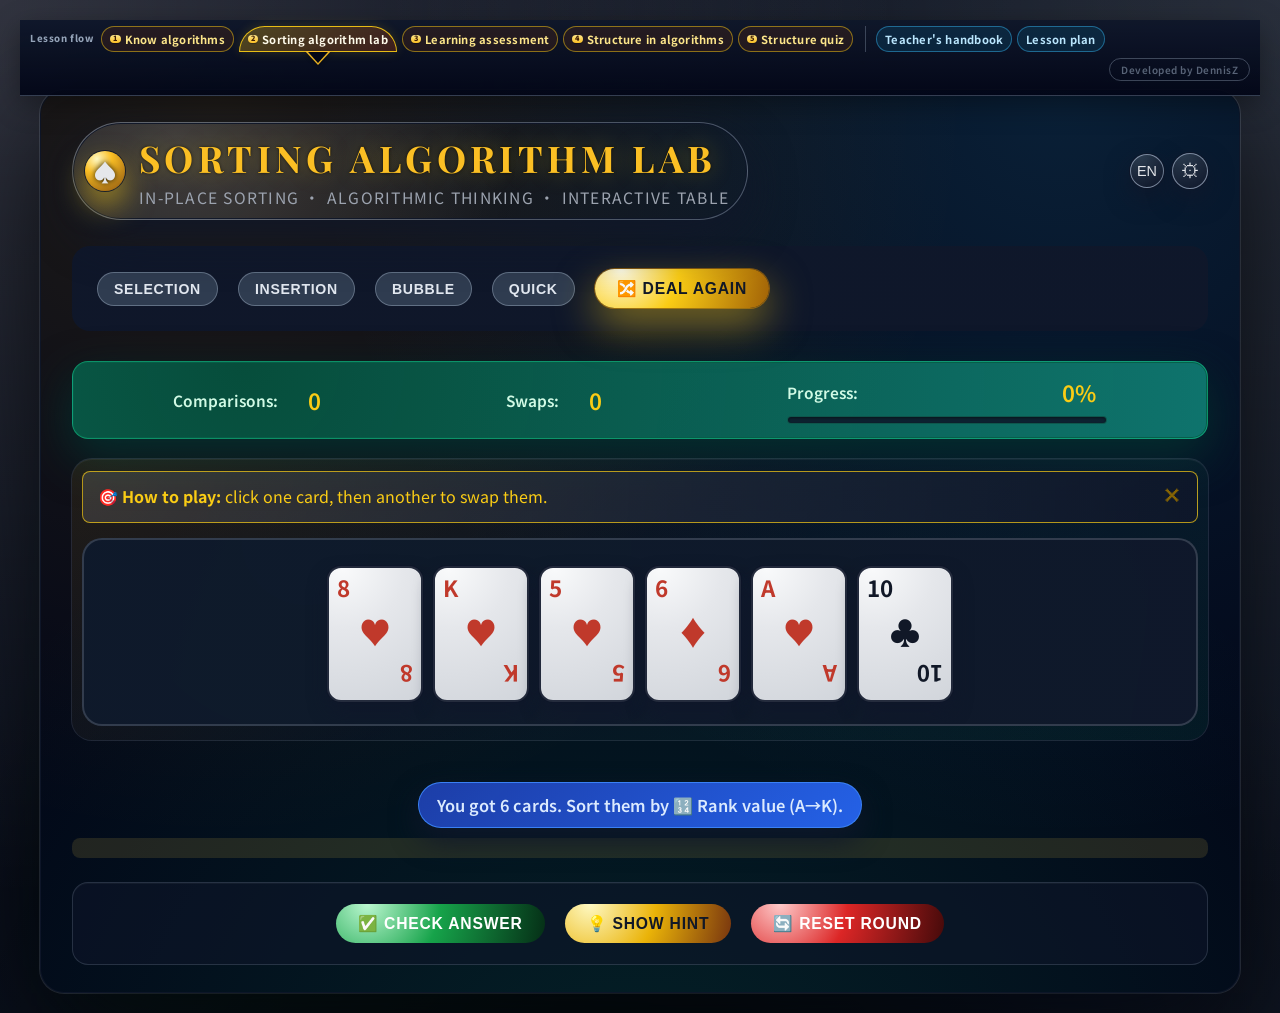
<file: game.html>
<!DOCTYPE html>
<html lang="zh-TW">

<head>
    <meta charset="UTF-8">
    <meta name="viewport" content="width=device-width, initial-scale=1.0">
    <title>排序演算法實驗室 - 遊戲</title>
    <link rel="preconnect" href="https://fonts.googleapis.com">
    <link rel="preconnect" href="https://fonts.gstatic.com" crossorigin>
    <link
        href="https://fonts.googleapis.com/css2?family=Playfair+Display:wght@500;700&family=Noto+Sans+TC:wght@400;500;700&display=swap"
        rel="stylesheet">
    <link rel="stylesheet" href="style.css">
</head>

<body>
    <button type="button" class="overlay-backdrop" id="overlay-backdrop" aria-hidden="true" tabindex="-1"></button>
    <nav class="site-nav" id="site-nav" aria-label="網站導覽">
        <div class="site-nav-inner">
            <div class="site-nav-group" role="group" aria-labelledby="site-nav-flow-label">
                <div id="site-nav-flow-label" class="site-nav-group-label" data-i18n-key="nav.groupFlow">教學流程</div>
                <div class="site-nav-group-links">
                    <a href="algorithm-lab.html" class="site-nav-link site-nav-flow-link"><span class="site-nav-step" aria-hidden="true">1</span><span data-i18n-key="nav.flowLab">認識演算法</span></a>
                    <a href="game.html" class="site-nav-link site-nav-flow-link site-nav-link-current" aria-current="page"><span class="site-nav-step" aria-hidden="true">2</span><span data-i18n-key="nav.flowGame">排序演算法實驗室</span></a>
                    <a href="exam.html" class="site-nav-link site-nav-flow-link"><span class="site-nav-step" aria-hidden="true">3</span><span data-i18n-key="nav.flowExam">學習評量</span></a>
                    <a href="algorithm-concepts.html" class="site-nav-link site-nav-flow-link"><span class="site-nav-step" aria-hidden="true">4</span><span data-i18n-key="nav.flowConcepts">演算法中的結構</span></a>
                    <a href="algorithm-concepts-quiz.html" class="site-nav-link site-nav-flow-link"><span class="site-nav-step" aria-hidden="true">5</span><span data-i18n-key="nav.flowConceptsQuiz">結構小測驗</span></a>
                </div>
            </div>
            <div class="site-nav-group site-nav-group--extra" role="group" id="site-nav-extra-group" aria-label="教師手冊與教案">
                <div class="site-nav-group-links">
                    <a href="guide.html" class="site-nav-link site-nav-extra-link"><span data-i18n-key="nav.guideCenter">教師手冊</span></a>
                    <a href="lesson.html" class="site-nav-link site-nav-extra-link"><span data-i18n-key="nav.lesson">教案</span></a>
                </div>
            </div>
            <span class="site-nav-credit" translate="no" aria-label="Developed by DennisZ">Developed by DennisZ</span>
        </div>
    </nav>
    <div class="page-frame">
        <div class="table-glow"></div>
        <div class="container">
            <header>
                <div class="logo-lockup">
                    <div class="logo-badge">
                        <span class="logo-icon">♠</span>
                    </div>
                    <div class="logo-texts">
                        <h1 data-i18n-key="app.title">排序演算法實驗室</h1>
                        <p class="subtitle" data-i18n-key="app.subtitle">原地排序 · 演算法思維 · 互動教學桌</p>
                    </div>
                </div>
                <div class="header-right">
                    <button id="lang-button" class="lang-button" type="button">TW</button>
                    <button id="settings-toggle" class="settings-toggle" aria-label="教學與設定">
                        ⚙
                    </button>
                    <select id="lang-select" class="lang-select-hidden">
                        <option value="zh-TW">繁體中文</option>
                        <option value="zh-CN">简体中文</option>
                        <option value="en">English</option>
                        <option value="ja">日本語</option>
                    </select>
                </div>
            </header>

            <div class="controls">
                <div class="control-group control-group-preset">
                    <button type="button" class="btn preset-btn" data-preset="selection" data-i18n-key="preset.selection">選擇排序</button>
                    <button type="button" class="btn preset-btn" data-preset="insertion" data-i18n-key="preset.insertion">插入排序</button>
                    <button type="button" class="btn preset-btn" data-preset="bubble" data-i18n-key="preset.bubble">氣泡排序</button>
                    <button type="button" class="btn preset-btn" data-preset="quick" data-i18n-key="preset.quick">快速排序</button>
                    <button id="shuffle-btn" class="btn primary" data-i18n-key="controls.shuffle">🔀 重新發牌</button>
                </div>
            </div>

            <div class="stats-bar">
                <div class="stat-item">
                    <span class="stat-label" data-i18n-key="stats.comparisons">比較次數：</span>
                    <span class="stat-value" id="comparisons">0</span>
                </div>
                <div class="stat-item">
                    <span class="stat-label" data-i18n-key="stats.swaps">交換次數：</span>
                    <span class="stat-value" id="swaps">0</span>
                </div>
                <div class="stat-item stat-item-progress">
                    <div class="stat-progress-head">
                        <span class="stat-label" id="progress-label" data-i18n-key="stats.progress">完成度：</span>
                        <span class="stat-value" id="progress">0%</span>
                    </div>
                    <div class="stats-progress-track" id="progress-track" role="progressbar" aria-valuemin="0"
                        aria-valuemax="100" aria-valuenow="0" aria-labelledby="progress-label progress">
                        <div class="stats-progress-fill" id="progress-fill"></div>
                    </div>
                </div>
            </div>

            <div class="game-area workspace-panel">
                <div class="instruction-hint" id="instruction-hint">
                    <p data-i18n-key="banner.hint">🎯 <strong>操作方式：</strong>點擊選擇一張卡片，再點擊另一張進行交換</p>
                    <button class="close-hint" id="close-hint">✕</button>
                </div>

                <!-- 原地排序：單一牌區 -->
                <div class="card-area-wrapper card-area-inplace" id="card-area-inplace">
                    <div class="card-area" id="card-area">
                        <p class="instruction" data-i18n-key="banner.instruction">請選擇排序方式後，點擊「重新發牌」開始遊戲</p>
                    </div>
                </div>

                <!-- 額外空間：上方未排序、下方已排序 -->
                <div class="card-zones-extraspace" id="card-zones-extraspace" aria-hidden="true">
                    <div class="zone-block">
                        <div class="zone-label zone-unsorted-label" data-i18n-key="zone.unsorted">未排序</div>
                        <div class="card-area card-area-unsorted" id="card-area-unsorted"></div>
                    </div>
                    <div class="zone-block">
                        <div class="zone-label zone-sorted-label" data-i18n-key="zone.sorted">已排序</div>
                        <div class="card-area card-area-sorted" id="card-area-sorted"></div>
                    </div>
                </div>

                <!-- 快速排序：未分區 → 選 pivot → 分區為 ＜ pivot | pivot | ＞ pivot -->
                <div class="card-zones-quickspace" id="card-zones-quickspace" aria-hidden="true">
                    <div class="quicksort-partition-history" id="quicksort-partition-history" aria-label="已完成的分區"></div>
                    <div class="quicksort-single-view" id="quicksort-single-view">
                        <div class="zone-block">
                            <div class="zone-label zone-quick-unpartitioned" data-i18n-key="zone.quickUnpartitioned">未分區（點一張當 pivot）</div>
                            <div class="card-area card-area-quick-unpartitioned" id="card-area-quick-unpartitioned"></div>
                        </div>
                        <div class="quicksort-partition-row-wrap">
                            <div class="quicksort-partition-baseline-label" data-i18n-key="quick.pivotBaseline">以 pivot 為基準：左小右大</div>
                            <div class="quicksort-partition-row">
                                <div class="zone-block zone-block-quick zone-block-quick-left">
                                    <div class="zone-label zone-quick-left" data-i18n-key="zone.quickLeft">＜ pivot</div>
                                    <div class="card-area card-area-quick-left" id="card-area-quick-left"></div>
                                </div>
                                <div class="zone-block zone-block-pivot">
                                    <div class="zone-label zone-quick-pivot" data-i18n-key="zone.quickPivot">pivot</div>
                                    <div class="card-area card-area-quick-pivot" id="card-area-quick-pivot"></div>
                                </div>
                                <div class="zone-block zone-block-quick zone-block-quick-right">
                                    <div class="zone-label zone-quick-right" data-i18n-key="zone.quickRight">＞ pivot</div>
                                    <div class="card-area card-area-quick-right" id="card-area-quick-right"></div>
                                </div>
                            </div>
                        </div>
                        <div class="quicksort-recurse-actions" id="quicksort-recurse-buttons" aria-live="polite"></div>
                    </div>
                    <div class="quicksort-split-container" id="quicksort-split-container" aria-label="左半部與右半部同時追蹤" style="display: none;"></div>
                </div>
            </div>

            <div class="feedback">
                <div class="status" id="status" role="status" aria-live="polite" aria-atomic="true"></div>
                <div class="hint" id="hint"></div>
            </div>

            <div class="actions action-bar">
                <button id="check-btn" class="btn success" disabled data-i18n-key="actions.check">✅ 檢查答案</button>
                <button id="hint-btn" class="btn warning" disabled data-i18n-key="actions.hint">💡 顯示提示</button>
                <button id="reset-btn" class="btn danger" disabled data-i18n-key="actions.reset">🔄 重置遊戲</button>
            </div>
        </div>

            <div class="settings-card" id="settings-card">
                <div class="settings-card-header">
                    <div>
                        <h2 class="settings-title" data-i18n-key="advanced.title">進階設定</h2>
                        <p class="settings-subtitle" data-i18n-key="settings.subtitle">需要時再打開，讓牌桌保持乾淨。</p>
                    </div>
                    <button class="settings-close" id="settings-close" aria-label="關閉教學卡片">✕</button>
                </div>
                <div class="settings-card-body">
                    <div class="settings-section">
                        <h3 class="settings-section-title" data-i18n-key="advanced.title">進階設定</h3>
                        <div class="control-group">
                            <label for="sort-method" data-i18n-key="controls.sortLabel">排序方式：</label>
                            <select id="sort-method">
                                <option value="none" data-i18n-key="controls.sortNone">❓ 請選擇排序目標</option>
                                <option value="number" selected data-i18n-key="controls.sortNumber">🔢 依數字大小 (A→K)</option>
                                <option value="suit-symbol" data-i18n-key="controls.sortSuitSymbol">🃄 依花色符號 (♠♥♣♦)</option>
                                <option value="suit-color" data-i18n-key="controls.sortSuitColor">🎨 依花色顏色 (黑→紅)</option>
                                <option value="number-asc" data-i18n-key="controls.sortNumberAsc">📈 數字遞增 (2→A)</option>
                                <option value="number-desc" data-i18n-key="controls.sortNumberDesc">📉 數字遞減 (K→2)</option>
                            </select>
                        </div>
                        <div class="control-group">
                            <label for="card-count" data-i18n-key="advanced.cardCount">牌數：</label>
                            <input type="range" id="card-count" min="5" max="13" value="6">
                            <span id="card-count-display">6 張</span>
                        </div>
                        <div class="control-group">
                            <label for="unique-rank-toggle" data-i18n-key="advanced.uniqueRanks">不重複數字：</label>
                            <input type="checkbox" id="unique-rank-toggle" checked>
                            <span data-i18n-key="advanced.uniqueRanksDesc">啟用時，每一局不會出現同數字不同花色（最多 13 張），適合初學者。</span>
                        </div>
                        <div class="control-group">
                            <label for="show-correct-toggle" data-i18n-key="advanced.showCorrect">完成提示：</label>
                            <input type="checkbox" id="show-correct-toggle" checked>
                            <span data-i18n-key="advanced.showCorrectDesc">在已排對的位置顯示紅色勾勾</span>
                        </div>
                        <div class="control-group">
                            <label for="allow-same-rank-toggle" data-i18n-key="advanced.considerSuit">花色是否要看：</label>
                            <input type="checkbox" id="allow-same-rank-toggle" checked>
                            <span data-i18n-key="advanced.considerSuitDesc">勾選時，同數字不同花色也算正確（適合初學，只看數字）</span>
                        </div>
                        <div class="control-group">
                            <label for="space-mode" data-i18n-key="advanced.spaceMode">排序空間模式：</label>
                            <select id="space-mode">
                                <option value="inplace" selected data-i18n-key="advanced.spaceInplace">原地排序（單一區域）</option>
                                <option value="extraspace" data-i18n-key="advanced.spaceExtraspace">額外空間（上未排序／下已排序）</option>
                            </select>
                            <span data-i18n-key="advanced.spaceModeDesc">額外空間時，從上方選牌移到下方完成排序，適合練習選擇排序、插入排序等。</span>
                        </div>
                    </div>
                </div>
            </div>
    </div>

    <script src="script.js"></script>
</body>

</html>
</file>
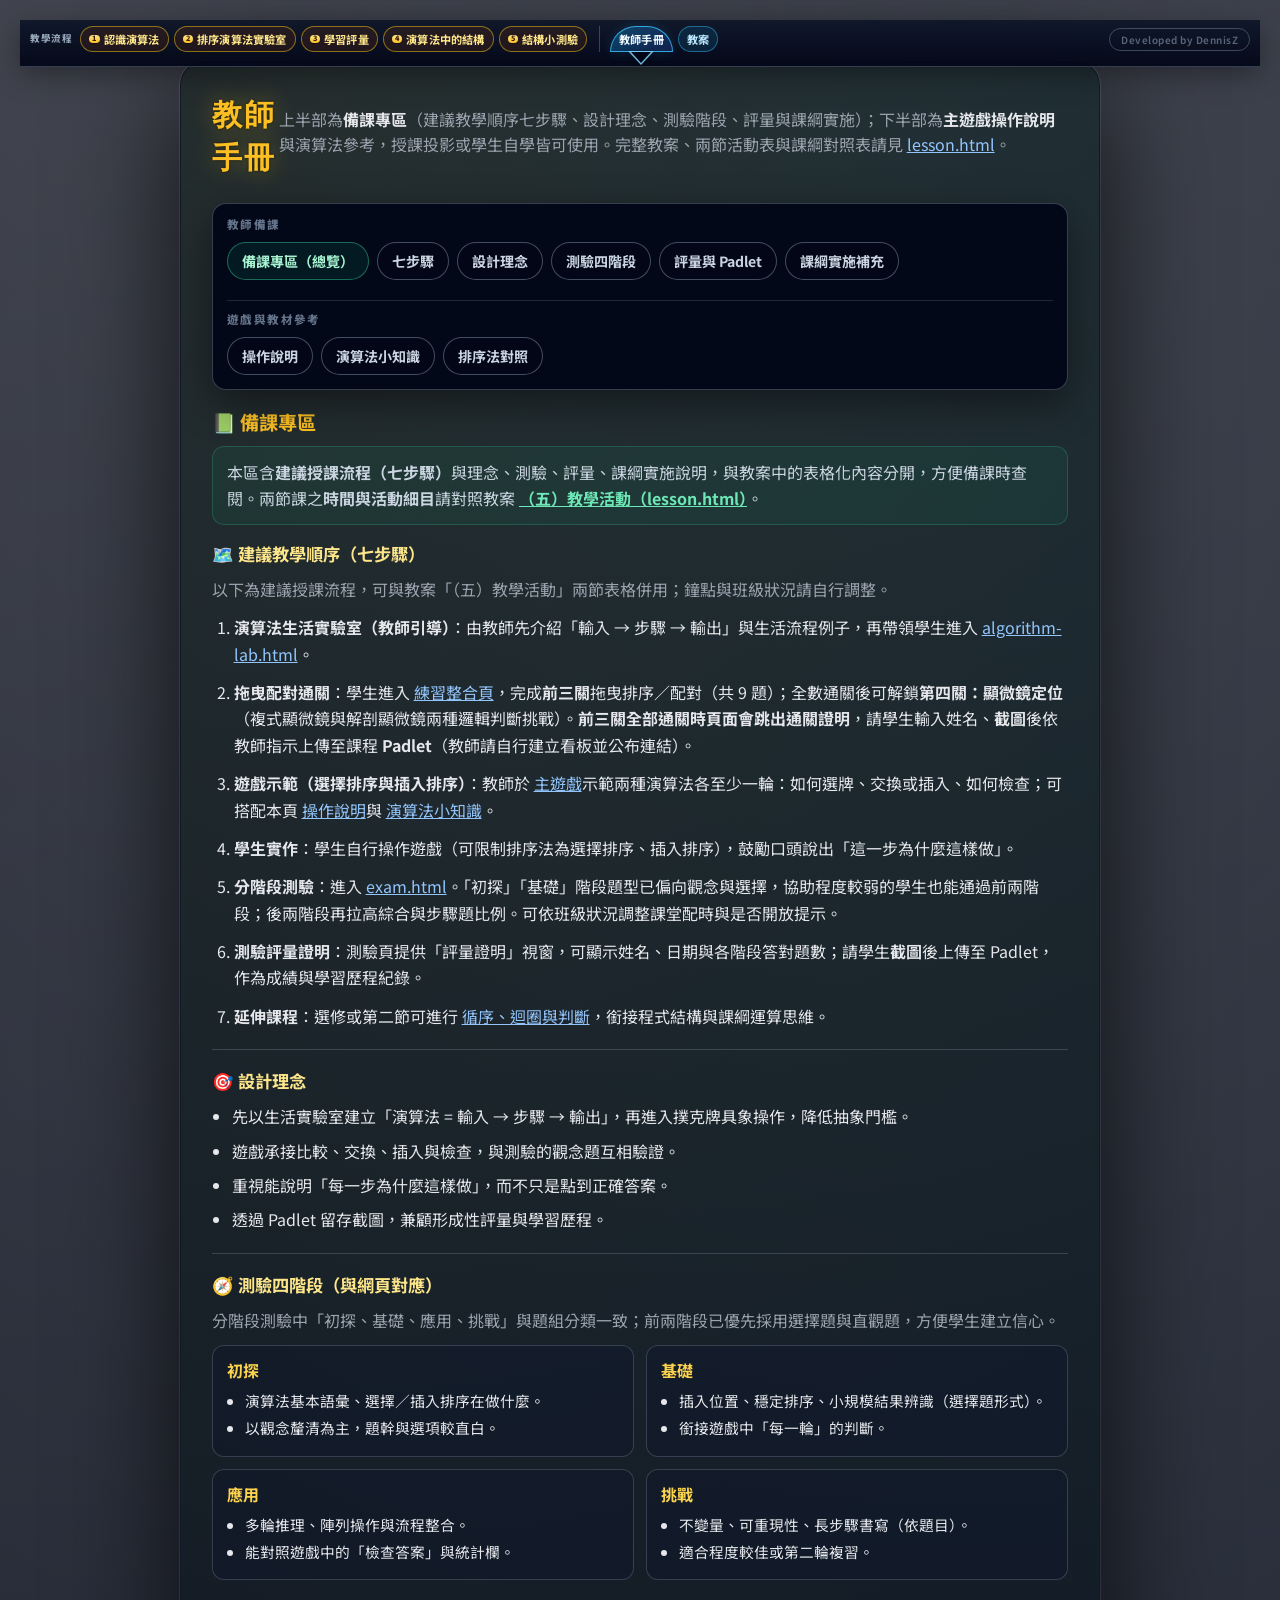
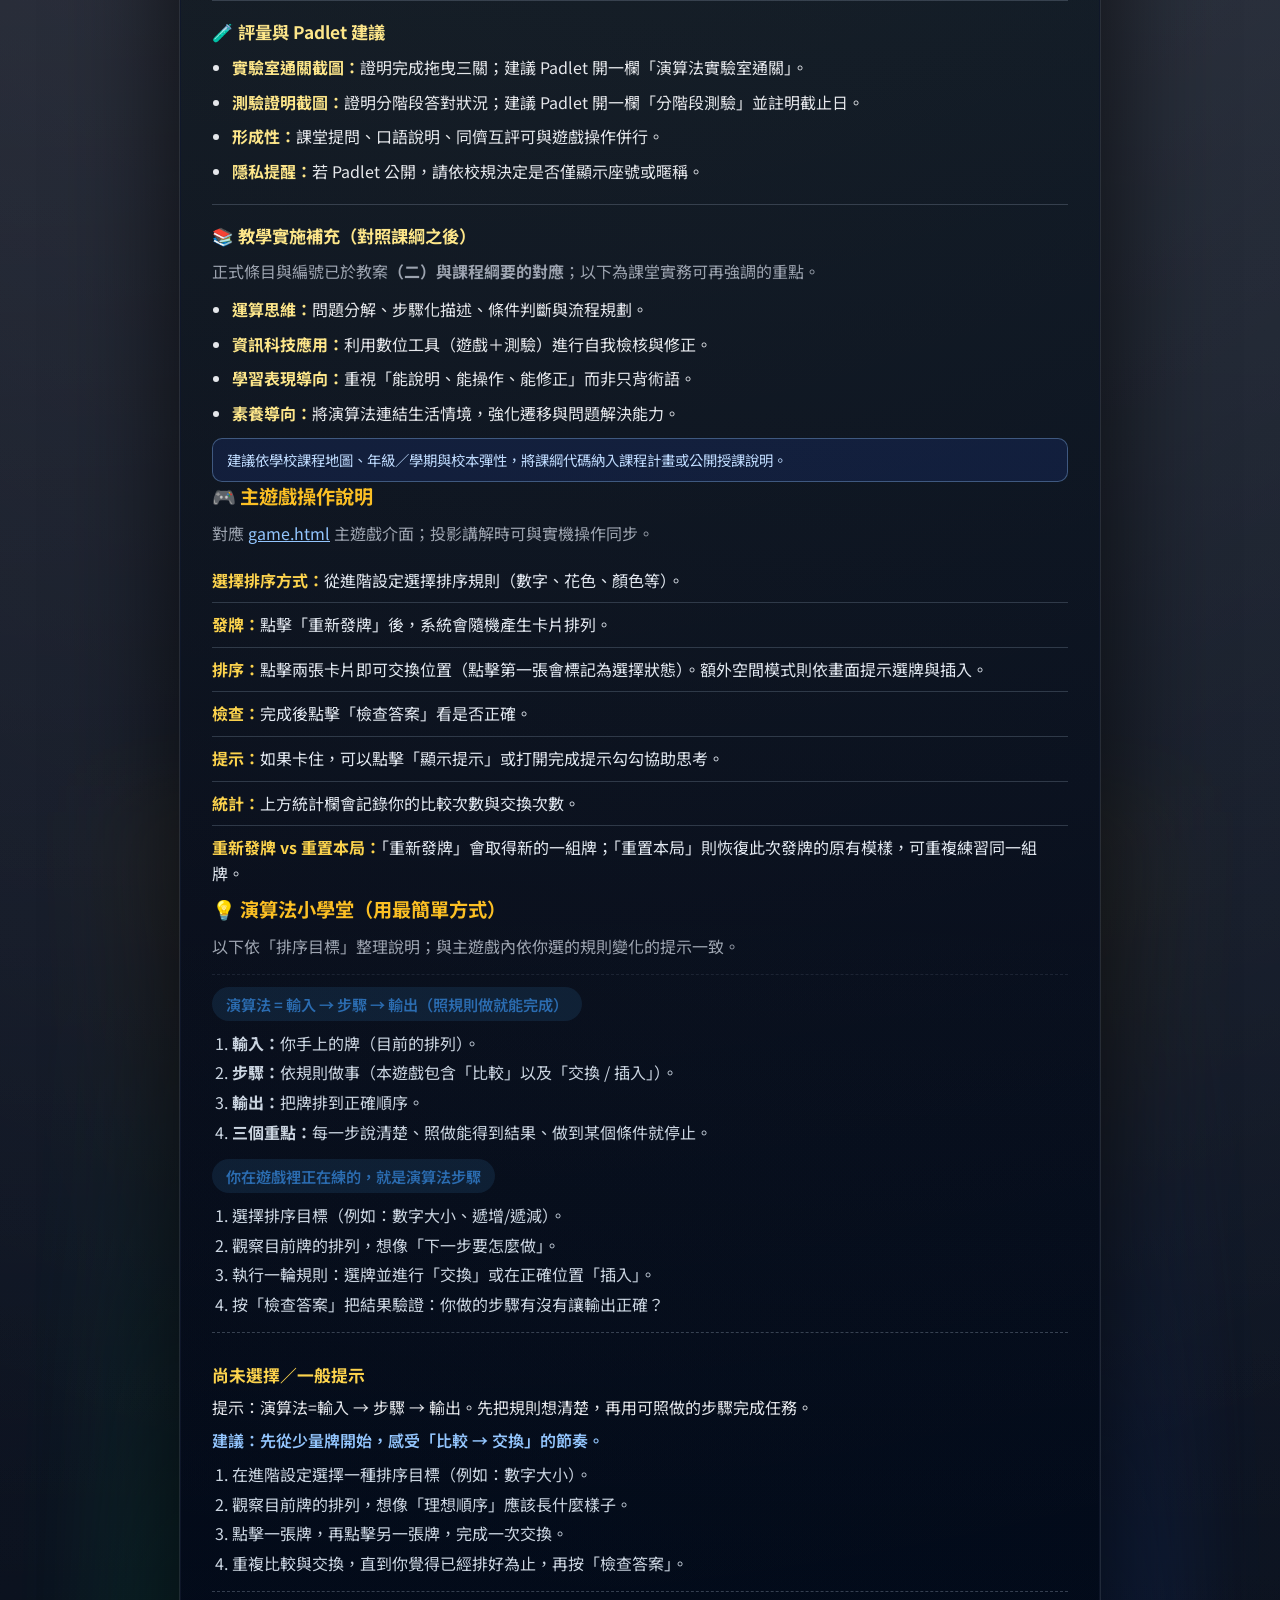
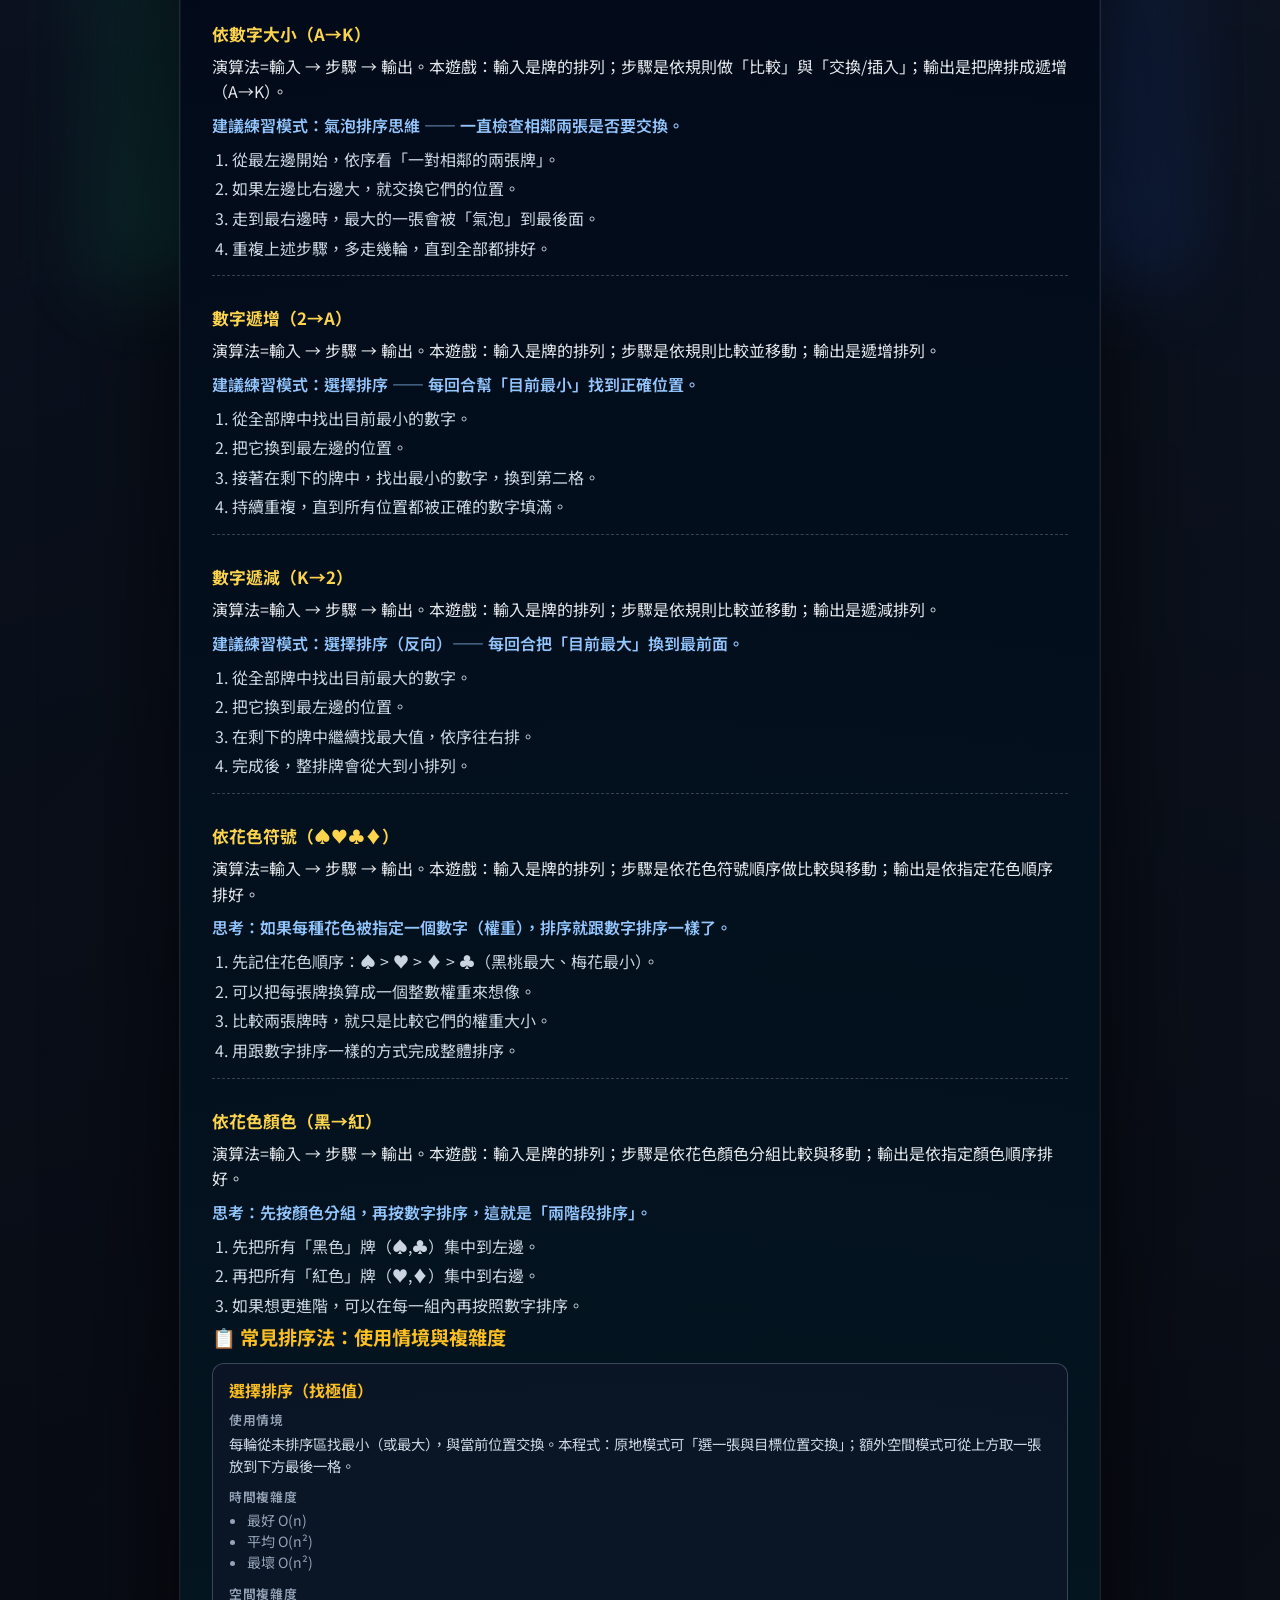
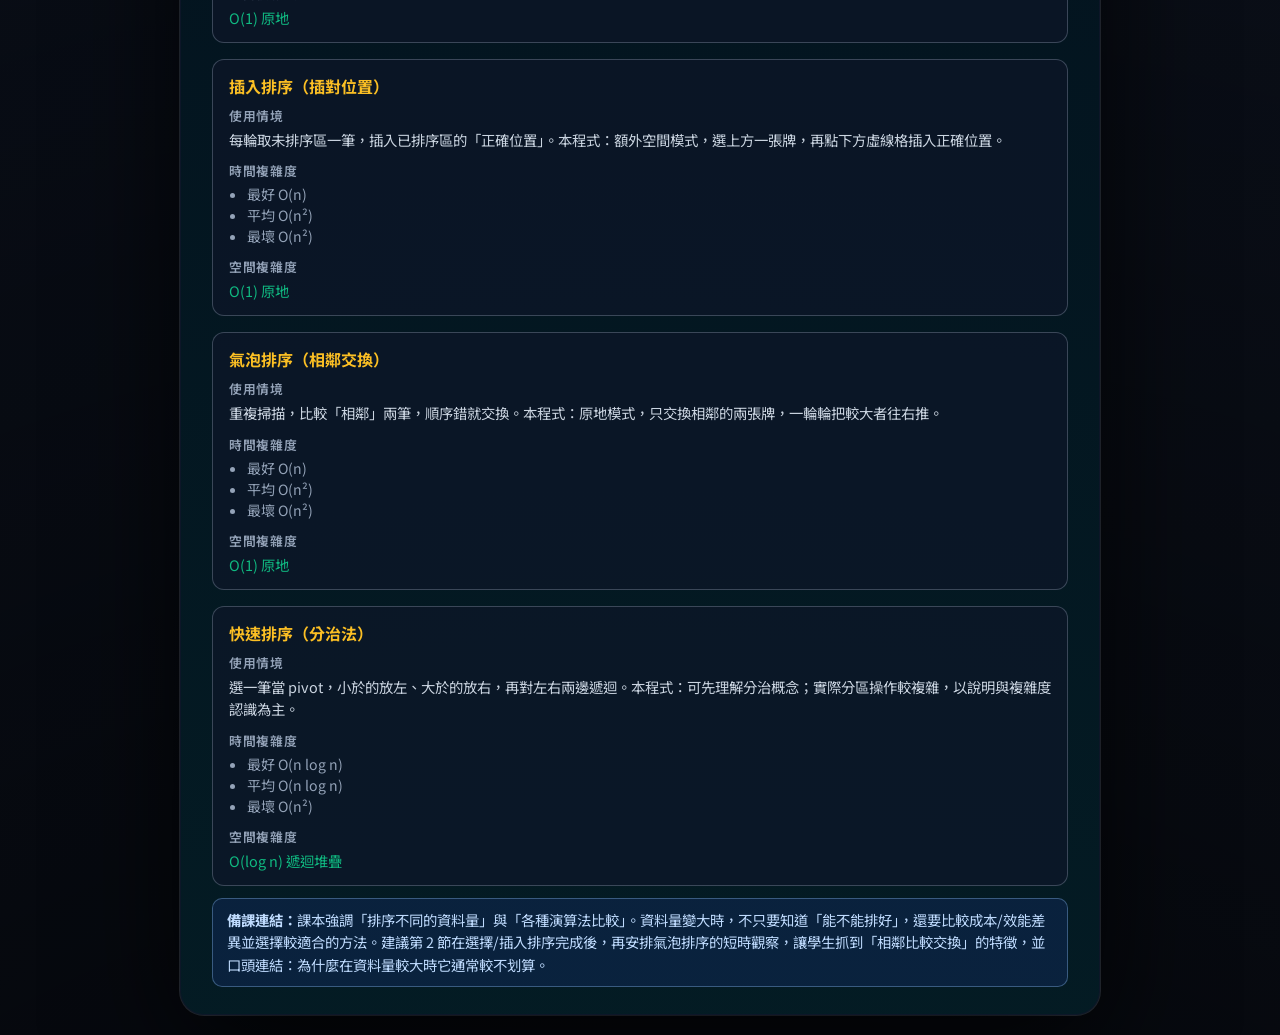
<file: guide.html>
<!DOCTYPE html>
<html lang="zh-TW">

<head>
    <meta charset="UTF-8">
    <meta name="viewport" content="width=device-width, initial-scale=1.0">
    <title>撲克牌排序學院 - 教師手冊（備課與操作說明）</title>
    <link rel="preconnect" href="https://fonts.googleapis.com">
    <link rel="preconnect" href="https://fonts.gstatic.com" crossorigin>
    <link
        href="https://fonts.googleapis.com/css2?family=Playfair+Display:wght@500;700&family=Noto+Sans+TC:wght@400;500;700&display=swap"
        rel="stylesheet">
    <link rel="stylesheet" href="style.css">
    <script src="subpage-ui.js" defer></script>
    <style>
        .guide-wrap {
            max-width: 920px;
            margin: 0 auto;
        }

        .guide-page-title {
            font-family: 'Playfair Display', 'Times New Roman', serif;
            color: #fbbf24;
            letter-spacing: 0.06em;
            font-size: 1.85rem;
            margin: 0 0 6px;
        }

        .guide-lead {
            color: #9ca3af;
            margin: 0 0 14px;
            line-height: 1.55;
        }

        .guide-nav {
            display: flex;
            flex-wrap: wrap;
            align-items: center;
            gap: 10px 12px;
            margin-bottom: 18px;
            padding: 12px 14px;
            position: sticky;
            top: 12px;
            z-index: 4;
            background: rgba(2, 6, 23, 0.92);
            backdrop-filter: blur(8px);
            -webkit-backdrop-filter: blur(8px);
            border-radius: 14px;
            border: 1px solid rgba(148, 163, 184, 0.35);
            box-shadow: 0 12px 40px rgba(0, 0, 0, 0.45);
        }

        .guide-nav-label {
            font-size: 0.72rem;
            font-weight: 800;
            letter-spacing: 0.12em;
            text-transform: uppercase;
            color: #64748b;
            width: 100%;
        }

        .guide-nav-label--spaced {
            margin-top: 8px;
            padding-top: 10px;
            border-top: 1px solid rgba(148, 163, 184, 0.2);
        }

        .guide-nav-links {
            display: flex;
            flex-wrap: wrap;
            gap: 8px;
            width: 100%;
            margin-bottom: 2px;
        }

        .guide-nav a {
            text-decoration: none;
            padding: 8px 14px;
            border-radius: 999px;
            font-weight: 700;
            font-size: 0.88rem;
            color: #cbd5e1;
            border: 1px solid rgba(148, 163, 184, 0.45);
            background: rgba(2, 6, 23, 0.5);
            transition: border-color 0.2s ease, color 0.2s ease, background 0.2s ease;
        }

        .guide-nav a[href="#handbook-prep"] {
            border-color: rgba(52, 211, 153, 0.45);
            color: #a7f3d0;
            background: rgba(16, 185, 129, 0.1);
        }

        .guide-nav a:hover {
            border-color: rgba(250, 204, 21, 0.75);
            color: #fef3c7;
            background: rgba(250, 204, 21, 0.12);
        }

        .guide-section {
            scroll-margin-top: 88px;
        }

        .guide-section h2 {
            color: #fbbf24;
            margin: 0 0 10px;
            font-size: 1.2rem;
        }

        .guide-section h3 {
            color: #fcd34d;
            margin: 18px 0 8px;
            font-size: 1.05rem;
        }

        .algo-method-block {
            margin-top: 14px;
            padding-top: 12px;
            border-top: 1px dashed rgba(148, 163, 184, 0.35);
        }

        .algo-method-block:first-of-type {
            border-top: none;
            padding-top: 0;
            margin-top: 8px;
        }

        /* 備課專區（由原教案移入） */
        .guide-handbook-intro {
            color: #cbd5e1;
            line-height: 1.65;
            margin: 0 0 16px;
            padding: 12px 14px;
            border-radius: 12px;
            background: rgba(16, 185, 129, 0.08);
            border: 1px solid rgba(52, 211, 153, 0.22);
        }

        .guide-handbook-intro a {
            color: #6ee7b7;
            font-weight: 700;
        }

        .guide-subblock {
            margin-top: 20px;
            padding-top: 18px;
            border-top: 1px solid rgba(148, 163, 184, 0.28);
        }

        .guide-subblock:first-of-type {
            margin-top: 6px;
            padding-top: 0;
            border-top: none;
        }

        .guide-subblock h3 {
            margin: 0 0 10px;
            font-size: 1.08rem;
            color: #fde68a;
        }

        .guide-handbook-list {
            margin: 0;
            padding-left: 1.25em;
            color: #e5e7eb;
            line-height: 1.65;
        }

        .guide-handbook-list li {
            margin-bottom: 8px;
        }

        .guide-handbook-list li:last-child {
            margin-bottom: 0;
        }

        .guide-muted {
            color: #9ca3af;
            line-height: 1.65;
            margin: 0 0 12px;
        }

        .guide-phase-grid {
            display: grid;
            grid-template-columns: repeat(2, minmax(240px, 1fr));
            gap: 12px;
            margin-top: 4px;
        }

        @media (max-width: 700px) {
            .guide-phase-grid {
                grid-template-columns: 1fr;
            }
        }

        .guide-phase-card {
            background: rgba(15, 23, 42, 0.5);
            border: 1px solid rgba(148, 163, 184, 0.28);
            border-radius: 12px;
            padding: 12px 14px;
        }

        .guide-phase-card h4 {
            margin: 0 0 8px;
            font-size: 1rem;
            color: #fcd34d;
        }

        .guide-phase-card ul {
            margin: 0;
            padding-left: 1.2em;
            color: #e5e7eb;
            font-size: 0.92rem;
            line-height: 1.55;
        }

        .guide-phase-card li {
            margin-bottom: 4px;
        }

        .guide-callout {
            margin-top: 12px;
            padding: 10px 14px;
            border-radius: 10px;
            background: rgba(30, 58, 138, 0.25);
            border: 1px solid rgba(147, 197, 253, 0.35);
            color: #bfdbfe;
            font-size: 0.9rem;
            line-height: 1.55;
        }

        .guide-seven-steps {
            margin: 4px 0 0;
            padding-left: 1.35em;
            color: #e5e7eb;
            line-height: 1.65;
        }

        .guide-seven-steps > li {
            margin-bottom: 12px;
        }

        .guide-seven-steps > li:last-child {
            margin-bottom: 0;
        }

        .guide-seven-steps a {
            color: #93c5fd;
        }
    </style>
</head>

<body>
    <nav class="site-nav" aria-label="網站導覽">
        <div class="site-nav-inner">
            <div class="site-nav-group" role="group" aria-labelledby="site-nav-flow-label">
                <div id="site-nav-flow-label" class="site-nav-group-label">教學流程</div>
                <div class="site-nav-group-links">
                    <a href="algorithm-lab.html" class="site-nav-link site-nav-flow-link"><span class="site-nav-step" aria-hidden="true">1</span>認識演算法</a>
                    <a href="index.html" class="site-nav-link site-nav-flow-link"><span class="site-nav-step" aria-hidden="true">2</span>排序演算法實驗室</a>
                    <a href="exam.html" class="site-nav-link site-nav-flow-link"><span class="site-nav-step" aria-hidden="true">3</span>學習評量</a>
                    <a href="algorithm-concepts.html" class="site-nav-link site-nav-flow-link"><span class="site-nav-step" aria-hidden="true">4</span>演算法中的結構</a>
                    <a href="algorithm-concepts-quiz.html" class="site-nav-link site-nav-flow-link"><span class="site-nav-step" aria-hidden="true">5</span>結構小測驗</a>
                </div>
            </div>
            <div class="site-nav-group site-nav-group--extra" role="group" aria-label="教師手冊與教案">
                <div class="site-nav-group-links">
                    <a href="guide.html" class="site-nav-link site-nav-extra-link site-nav-link-current" aria-current="page">教師手冊</a>
                    <a href="lesson.html" class="site-nav-link site-nav-extra-link">教案</a>
                </div>
            </div>
            <span class="site-nav-credit" translate="no" aria-label="Developed by DennisZ">Developed by DennisZ</span>
        </div>
    </nav>
    <div class="page-frame">
        <div class="table-glow"></div>
        <div class="container guide-wrap">
            <header style="margin-bottom: 18px;">
                <h1 class="guide-page-title">教師手冊</h1>
                <p class="guide-lead">上半部為<strong style="color:#e5e7eb;">備課專區</strong>（建議教學順序七步驟、設計理念、測驗階段、評量與課綱實施）；下半部為<strong style="color:#e5e7eb;">主遊戲操作說明</strong>與演算法參考，授課投影或學生自學皆可使用。完整教案、兩節活動表與課綱對照表請見
                    <a href="lesson.html" style="color:#93c5fd;">lesson.html</a>。</p>
            </header>

            <nav class="guide-nav" aria-label="本頁章節">
                <span class="guide-nav-label">教師備課</span>
                <div class="guide-nav-links">
                    <a href="#handbook-prep">備課專區（總覽）</a>
                    <a href="#prep-seven-steps">七步驟</a>
                    <a href="#prep-philosophy">設計理念</a>
                    <a href="#prep-exam-phases">測驗四階段</a>
                    <a href="#prep-padlet">評量與 Padlet</a>
                    <a href="#prep-curriculum">課綱實施補充</a>
                </div>
                <span class="guide-nav-label guide-nav-label--spaced">遊戲與教材參考</span>
                <div class="guide-nav-links">
                    <a href="#howto">操作說明</a>
                    <a href="#algorithm">演算法小知識</a>
                    <a href="#sort-ref">排序法對照</a>
                </div>
            </nav>

            <article class="lesson-card guide-section" id="handbook-prep">
                <h2>📗 備課專區</h2>
                <p class="guide-handbook-intro">本區含<strong>建議授課流程（七步驟）</strong>與理念、測驗、評量、課綱實施說明，與教案中的表格化內容分開，方便備課時查閱。兩節課之<strong>時間與活動細目</strong>請對照教案
                    <a href="lesson.html">（五）教學活動（lesson.html）</a>。</p>

                <section class="guide-subblock" id="prep-seven-steps">
                    <h3>🗺️ 建議教學順序（七步驟）</h3>
                    <p class="guide-muted">以下為建議授課流程，可與教案「（五）教學活動」兩節表格併用；鐘點與班級狀況請自行調整。</p>
                    <ol class="guide-seven-steps">
                        <li><strong>演算法生活實驗室（教師引導）</strong>：由教師先介紹「輸入 → 步驟 → 輸出」與生活流程例子，再帶領學生進入
                            <a href="algorithm-lab.html">algorithm-lab.html</a>。</li>
                        <li><strong>拖曳配對通關</strong>：學生進入 <a href="algorithm-lab-exercises.html">練習整合頁</a>，完成<strong>前三關</strong>拖曳排序／配對（共 9 題）；全數通關後可解鎖<strong>第四關：顯微鏡定位</strong>（複式顯微鏡與解剖顯微鏡兩種邏輯判斷挑戰）。<strong>前三關全部通關時頁面會跳出通關證明</strong>，請學生輸入姓名、<strong>截圖</strong>後依教師指示上傳至課程
                            <strong>Padlet</strong>（教師請自行建立看板並公布連結）。</li>
                        <li><strong>遊戲示範（選擇排序與插入排序）</strong>：教師於 <a href="game.html">主遊戲</a>示範兩種演算法各至少一輪：如何選牌、交換或插入、如何檢查；可搭配本頁
                            <a href="#howto">操作說明</a>與 <a href="#algorithm">演算法小知識</a>。</li>
                        <li><strong>學生實作</strong>：學生自行操作遊戲（可限制排序法為選擇排序、插入排序），鼓勵口頭說出「這一步為什麼這樣做」。</li>
                        <li><strong>分階段測驗</strong>：進入 <a href="exam.html">exam.html</a>。「初探」「基礎」階段題型已偏向觀念與選擇，協助程度較弱的學生也能通過前兩階段；後兩階段再拉高綜合與步驟題比例。可依班級狀況調整課堂配時與是否開放提示。</li>
                        <li><strong>測驗評量證明</strong>：測驗頁提供「評量證明」視窗，可顯示姓名、日期與各階段答對題數；請學生<strong>截圖</strong>後上傳至 Padlet，作為成績與學習歷程紀錄。</li>
                        <li><strong>延伸課程</strong>：選修或第二節可進行 <a href="algorithm-concepts.html">循序、迴圈與判斷</a>，銜接程式結構與課綱運算思維。</li>
                    </ol>
                </section>

                <section class="guide-subblock" id="prep-philosophy">
                    <h3>🎯 設計理念</h3>
                    <ul class="guide-handbook-list">
                        <li>先以生活實驗室建立「演算法 = 輸入 → 步驟 → 輸出」，再進入撲克牌具象操作，降低抽象門檻。</li>
                        <li>遊戲承接比較、交換、插入與檢查，與測驗的觀念題互相驗證。</li>
                        <li>重視能說明「每一步為什麼這樣做」，而不只是點到正確答案。</li>
                        <li>透過 Padlet 留存截圖，兼顧形成性評量與學習歷程。</li>
                    </ul>
                </section>

                <section class="guide-subblock" id="prep-exam-phases">
                    <h3>🧭 測驗四階段（與網頁對應）</h3>
                    <p class="guide-muted">分階段測驗中「初探、基礎、應用、挑戰」與題組分類一致；前兩階段已優先採用選擇題與直觀題，方便學生建立信心。</p>
                    <div class="guide-phase-grid">
                        <div class="guide-phase-card">
                            <h4>初探</h4>
                            <ul>
                                <li>演算法基本語彙、選擇／插入排序在做什麼。</li>
                                <li>以觀念釐清為主，題幹與選項較直白。</li>
                            </ul>
                        </div>
                        <div class="guide-phase-card">
                            <h4>基礎</h4>
                            <ul>
                                <li>插入位置、穩定排序、小規模結果辨識（選擇題形式）。</li>
                                <li>銜接遊戲中「每一輪」的判斷。</li>
                            </ul>
                        </div>
                        <div class="guide-phase-card">
                            <h4>應用</h4>
                            <ul>
                                <li>多輪推理、陣列操作與流程整合。</li>
                                <li>能對照遊戲中的「檢查答案」與統計欄。</li>
                            </ul>
                        </div>
                        <div class="guide-phase-card">
                            <h4>挑戰</h4>
                            <ul>
                                <li>不變量、可重現性、長步驟書寫（依題目）。</li>
                                <li>適合程度較佳或第二輪複習。</li>
                            </ul>
                        </div>
                    </div>
                </section>

                <section class="guide-subblock" id="prep-padlet">
                    <h3>🧪 評量與 Padlet 建議</h3>
                    <ul class="guide-handbook-list">
                        <li><strong style="color:#fde68a;">實驗室通關截圖：</strong>證明完成拖曳三關；建議 Padlet 開一欄「演算法實驗室通關」。</li>
                        <li><strong style="color:#fde68a;">測驗證明截圖：</strong>證明分階段答對狀況；建議 Padlet 開一欄「分階段測驗」並註明截止日。</li>
                        <li><strong style="color:#fde68a;">形成性：</strong>課堂提問、口語說明、同儕互評可與遊戲操作併行。</li>
                        <li><strong style="color:#fde68a;">隱私提醒：</strong>若 Padlet 公開，請依校規決定是否僅顯示座號或暱稱。</li>
                    </ul>
                </section>

                <section class="guide-subblock" id="prep-curriculum">
                    <h3>📚 教學實施補充（對照課綱之後）</h3>
                    <p class="guide-muted">正式條目與編號已於教案<strong>（二）與課程綱要的對應</strong>；以下為課堂實務可再強調的重點。</p>
                    <ul class="guide-handbook-list">
                        <li><strong style="color:#fde68a;">運算思維：</strong>問題分解、步驟化描述、條件判斷與流程規劃。</li>
                        <li><strong style="color:#fde68a;">資訊科技應用：</strong>利用數位工具（遊戲＋測驗）進行自我檢核與修正。</li>
                        <li><strong style="color:#fde68a;">學習表現導向：</strong>重視「能說明、能操作、能修正」而非只背術語。</li>
                        <li><strong style="color:#fde68a;">素養導向：</strong>將演算法連結生活情境，強化遷移與問題解決能力。</li>
                    </ul>
                    <p class="guide-callout">建議依學校課程地圖、年級／學期與校本彈性，將課綱代碼納入課程計畫或公開授課說明。</p>
                </section>
            </article>

            <article class="lesson-card guide-section" id="howto">
                <h2>🎮 主遊戲操作說明</h2>
                <p class="guide-muted" style="margin-top:0;">對應 <a href="game.html" style="color:#93c5fd;">game.html</a> 主遊戲介面；投影講解時可與實機操作同步。</p>
                <ul style="list-style:none; margin:0; padding:0;">
                    <li
                        style="padding:9px 0; border-bottom:1px solid rgba(55,65,81,0.85); color:#e2e8f0; line-height:1.6;">
                        <strong style="color:#fcd34d;">選擇排序方式：</strong>從進階設定選擇排序規則（數字、花色、顏色等）。</li>
                    <li
                        style="padding:9px 0; border-bottom:1px solid rgba(55,65,81,0.85); color:#e2e8f0; line-height:1.6;">
                        <strong style="color:#fcd34d;">發牌：</strong>點擊「重新發牌」後，系統會隨機產生卡片排列。</li>
                    <li
                        style="padding:9px 0; border-bottom:1px solid rgba(55,65,81,0.85); color:#e2e8f0; line-height:1.6;">
                        <strong style="color:#fcd34d;">排序：</strong>點擊兩張卡片即可交換位置（點擊第一張會標記為選擇狀態）。額外空間模式則依畫面提示選牌與插入。</li>
                    <li
                        style="padding:9px 0; border-bottom:1px solid rgba(55,65,81,0.85); color:#e2e8f0; line-height:1.6;">
                        <strong style="color:#fcd34d;">檢查：</strong>完成後點擊「檢查答案」看是否正確。</li>
                    <li
                        style="padding:9px 0; border-bottom:1px solid rgba(55,65,81,0.85); color:#e2e8f0; line-height:1.6;">
                        <strong style="color:#fcd34d;">提示：</strong>如果卡住，可以點擊「顯示提示」或打開完成提示勾勾協助思考。</li>
                    <li
                        style="padding:9px 0; border-bottom:1px solid rgba(55,65,81,0.85); color:#e2e8f0; line-height:1.6;">
                        <strong style="color:#fcd34d;">統計：</strong>上方統計欄會記錄你的比較次數與交換次數。</li>
                    <li style="padding:9px 0; color:#e2e8f0; line-height:1.6;"><strong style="color:#fcd34d;">重新發牌 vs
                            重置本局：</strong>「重新發牌」會取得新的一組牌；「重置本局」則恢復此次發牌的原有模樣，可重複練習同一組牌。</li>
                </ul>
            </article>

            <article class="lesson-card guide-section" id="algorithm">
                <h2>💡 演算法小學堂（用最簡單方式）</h2>
                <p style="color:#9ca3af; line-height:1.65; margin-bottom:14px;">以下依「排序目標」整理說明；與主遊戲內依你選的規則變化的提示一致。</p>

                <div class="algorithm-teaching" style="margin-top:8px;">
                    <div class="algorithm-mode">演算法 = 輸入 → 步驟 → 輸出（照規則做就能完成）</div>
                    <ol class="algorithm-steps">
                        <li><strong>輸入：</strong>你手上的牌（目前的排列）。</li>
                        <li><strong>步驟：</strong>依規則做事（本遊戲包含「比較」以及「交換 / 插入」）。</li>
                        <li><strong>輸出：</strong>把牌排到正確順序。</li>
                        <li><strong>三個重點：</strong>每一步說清楚、照做能得到結果、做到某個條件就停止。</li>
                    </ol>
                    <div class="algorithm-mode" style="margin-top:10px;">你在遊戲裡正在練的，就是演算法步驟</div>
                    <ol class="algorithm-steps">
                        <li>選擇排序目標（例如：數字大小、遞增/遞減）。</li>
                        <li>觀察目前牌的排列，想像「下一步要怎麼做」。</li>
                        <li>執行一輪規則：選牌並進行「交換」或在正確位置「插入」。</li>
                        <li>按「檢查答案」把結果驗證：你做的步驟有沒有讓輸出正確？</li>
                    </ol>
                </div>

                <div class="algo-method-block">
                    <h3>尚未選擇／一般提示</h3>
                    <p style="color:#e5e7eb; line-height:1.6;">提示：演算法=輸入 → 步驟 → 輸出。先把規則想清楚，再用可照做的步驟完成任務。</p>
                    <p style="color:#93c5fd; margin-top:8px; font-weight:600;">建議：先從少量牌開始，感受「比較 → 交換」的節奏。</p>
                    <ol class="algorithm-steps" style="margin-top:10px;">
                        <li>在進階設定選擇一種排序目標（例如：數字大小）。</li>
                        <li>觀察目前牌的排列，想像「理想順序」應該長什麼樣子。</li>
                        <li>點擊一張牌，再點擊另一張牌，完成一次交換。</li>
                        <li>重複比較與交換，直到你覺得已經排好為止，再按「檢查答案」。</li>
                    </ol>
                </div>

                <div class="algo-method-block">
                    <h3>依數字大小（A→K）</h3>
                    <p style="color:#e5e7eb; line-height:1.6;">演算法=輸入 → 步驟 →
                        輸出。本遊戲：輸入是牌的排列；步驟是依規則做「比較」與「交換/插入」；輸出是把牌排成遞增（A→K）。</p>
                    <p style="color:#93c5fd; margin-top:8px; font-weight:600;">建議練習模式：氣泡排序思維 —— 一直檢查相鄰兩張是否要交換。</p>
                    <ol class="algorithm-steps" style="margin-top:10px;">
                        <li>從最左邊開始，依序看「一對相鄰的兩張牌」。</li>
                        <li>如果左邊比右邊大，就交換它們的位置。</li>
                        <li>走到最右邊時，最大的一張會被「氣泡」到最後面。</li>
                        <li>重複上述步驟，多走幾輪，直到全部都排好。</li>
                    </ol>
                </div>

                <div class="algo-method-block">
                    <h3>數字遞增（2→A）</h3>
                    <p style="color:#e5e7eb; line-height:1.6;">演算法=輸入 → 步驟 → 輸出。本遊戲：輸入是牌的排列；步驟是依規則比較並移動；輸出是遞增排列。</p>
                    <p style="color:#93c5fd; margin-top:8px; font-weight:600;">建議練習模式：選擇排序 —— 每回合幫「目前最小」找到正確位置。</p>
                    <ol class="algorithm-steps" style="margin-top:10px;">
                        <li>從全部牌中找出目前最小的數字。</li>
                        <li>把它換到最左邊的位置。</li>
                        <li>接著在剩下的牌中，找出最小的數字，換到第二格。</li>
                        <li>持續重複，直到所有位置都被正確的數字填滿。</li>
                    </ol>
                </div>

                <div class="algo-method-block">
                    <h3>數字遞減（K→2）</h3>
                    <p style="color:#e5e7eb; line-height:1.6;">演算法=輸入 → 步驟 → 輸出。本遊戲：輸入是牌的排列；步驟是依規則比較並移動；輸出是遞減排列。</p>
                    <p style="color:#93c5fd; margin-top:8px; font-weight:600;">建議練習模式：選擇排序（反向）—— 每回合把「目前最大」換到最前面。</p>
                    <ol class="algorithm-steps" style="margin-top:10px;">
                        <li>從全部牌中找出目前最大的數字。</li>
                        <li>把它換到最左邊的位置。</li>
                        <li>在剩下的牌中繼續找最大值，依序往右排。</li>
                        <li>完成後，整排牌會從大到小排列。</li>
                    </ol>
                </div>

                <div class="algo-method-block">
                    <h3>依花色符號（♠♥♣♦）</h3>
                    <p style="color:#e5e7eb; line-height:1.6;">演算法=輸入 → 步驟 →
                        輸出。本遊戲：輸入是牌的排列；步驟是依花色符號順序做比較與移動；輸出是依指定花色順序排好。</p>
                    <p style="color:#93c5fd; margin-top:8px; font-weight:600;">思考：如果每種花色被指定一個數字（權重），排序就跟數字排序一樣了。</p>
                    <ol class="algorithm-steps" style="margin-top:10px;">
                        <li>先記住花色順序：♠ &gt; ♥ &gt; ♦ &gt; ♣（黑桃最大、梅花最小）。</li>
                        <li>可以把每張牌換算成一個整數權重來想像。</li>
                        <li>比較兩張牌時，就只是比較它們的權重大小。</li>
                        <li>用跟數字排序一樣的方式完成整體排序。</li>
                    </ol>
                </div>

                <div class="algo-method-block">
                    <h3>依花色顏色（黑→紅）</h3>
                    <p style="color:#e5e7eb; line-height:1.6;">演算法=輸入 → 步驟 →
                        輸出。本遊戲：輸入是牌的排列；步驟是依花色顏色分組比較與移動；輸出是依指定顏色順序排好。</p>
                    <p style="color:#93c5fd; margin-top:8px; font-weight:600;">思考：先按顏色分組，再按數字排序，這就是「兩階段排序」。</p>
                    <ol class="algorithm-steps" style="margin-top:10px;">
                        <li>先把所有「黑色」牌（♠,♣）集中到左邊。</li>
                        <li>再把所有「紅色」牌（♥,♦）集中到右邊。</li>
                        <li>如果想更進階，可以在每一組內再按照數字排序。</li>
                    </ol>
                </div>
            </article>

            <article class="lesson-card guide-section" id="sort-ref">
                <h2>📋 常見排序法：使用情境與複雜度</h2>
                <div class="sort-ref-list" style="display:flex; flex-direction:column; gap:16px; margin-top:12px;">
                    <article class="sort-ref-card">
                        <h4 class="sort-ref-name">選擇排序（找極值）</h4>
                        <p class="sort-ref-label">使用情境</p>
                        <p class="sort-ref-scenario">
                            每輪從未排序區找最小（或最大），與當前位置交換。本程式：原地模式可「選一張與目標位置交換」；額外空間模式可從上方取一張放到下方最後一格。</p>
                        <p class="sort-ref-label">時間複雜度</p>
                        <ul class="sort-ref-complexity">
                            <li>最好 O(n)</li>
                            <li>平均 O(n²)</li>
                            <li>最壞 O(n²)</li>
                        </ul>
                        <p class="sort-ref-label">空間複雜度</p>
                        <p class="sort-ref-space">O(1) 原地</p>
                    </article>
                    <article class="sort-ref-card">
                        <h4 class="sort-ref-name">插入排序（插對位置）</h4>
                        <p class="sort-ref-label">使用情境</p>
                        <p class="sort-ref-scenario">每輪取未排序區一筆，插入已排序區的「正確位置」。本程式：額外空間模式，選上方一張牌，再點下方虛線格插入正確位置。</p>
                        <p class="sort-ref-label">時間複雜度</p>
                        <ul class="sort-ref-complexity">
                            <li>最好 O(n)</li>
                            <li>平均 O(n²)</li>
                            <li>最壞 O(n²)</li>
                        </ul>
                        <p class="sort-ref-label">空間複雜度</p>
                        <p class="sort-ref-space">O(1) 原地</p>
                    </article>
                    <article class="sort-ref-card">
                        <h4 class="sort-ref-name">氣泡排序（相鄰交換）</h4>
                        <p class="sort-ref-label">使用情境</p>
                        <p class="sort-ref-scenario">重複掃描，比較「相鄰」兩筆，順序錯就交換。本程式：原地模式，只交換相鄰的兩張牌，一輪輪把較大者往右推。</p>
                        <p class="sort-ref-label">時間複雜度</p>
                        <ul class="sort-ref-complexity">
                            <li>最好 O(n)</li>
                            <li>平均 O(n²)</li>
                            <li>最壞 O(n²)</li>
                        </ul>
                        <p class="sort-ref-label">空間複雜度</p>
                        <p class="sort-ref-space">O(1) 原地</p>
                    </article>
                    <article class="sort-ref-card">
                        <h4 class="sort-ref-name">快速排序（分治法）</h4>
                        <p class="sort-ref-label">使用情境</p>
                        <p class="sort-ref-scenario">選一筆當 pivot，小於的放左、大於的放右，再對左右兩邊遞迴。本程式：可先理解分治概念；實際分區操作較複雜，以說明與複雜度認識為主。
                        </p>
                        <p class="sort-ref-label">時間複雜度</p>
                        <ul class="sort-ref-complexity">
                            <li>最好 O(n log n)</li>
                            <li>平均 O(n log n)</li>
                            <li>最壞 O(n²)</li>
                        </ul>
                        <p class="sort-ref-label">空間複雜度</p>
                        <p class="sort-ref-space">O(log n) 遞迴堆疊</p>
                    </article>
                </div>
                <div class="guide-callout">
                    <strong>備課連結：</strong>課本強調「排序不同的資料量」與「各種演算法比較」。資料量變大時，不只要知道「能不能排好」，還要比較成本/效能差異並選擇較適合的方法。建議第 2 節在選擇/插入排序完成後，再安排氣泡排序的短時觀察，讓學生抓到「相鄰比較交換」的特徵，並口頭連結：為什麼在資料量較大時它通常較不划算。
                </div>
            </article>
        </div>
    </div>
</body>

</html>
</file>
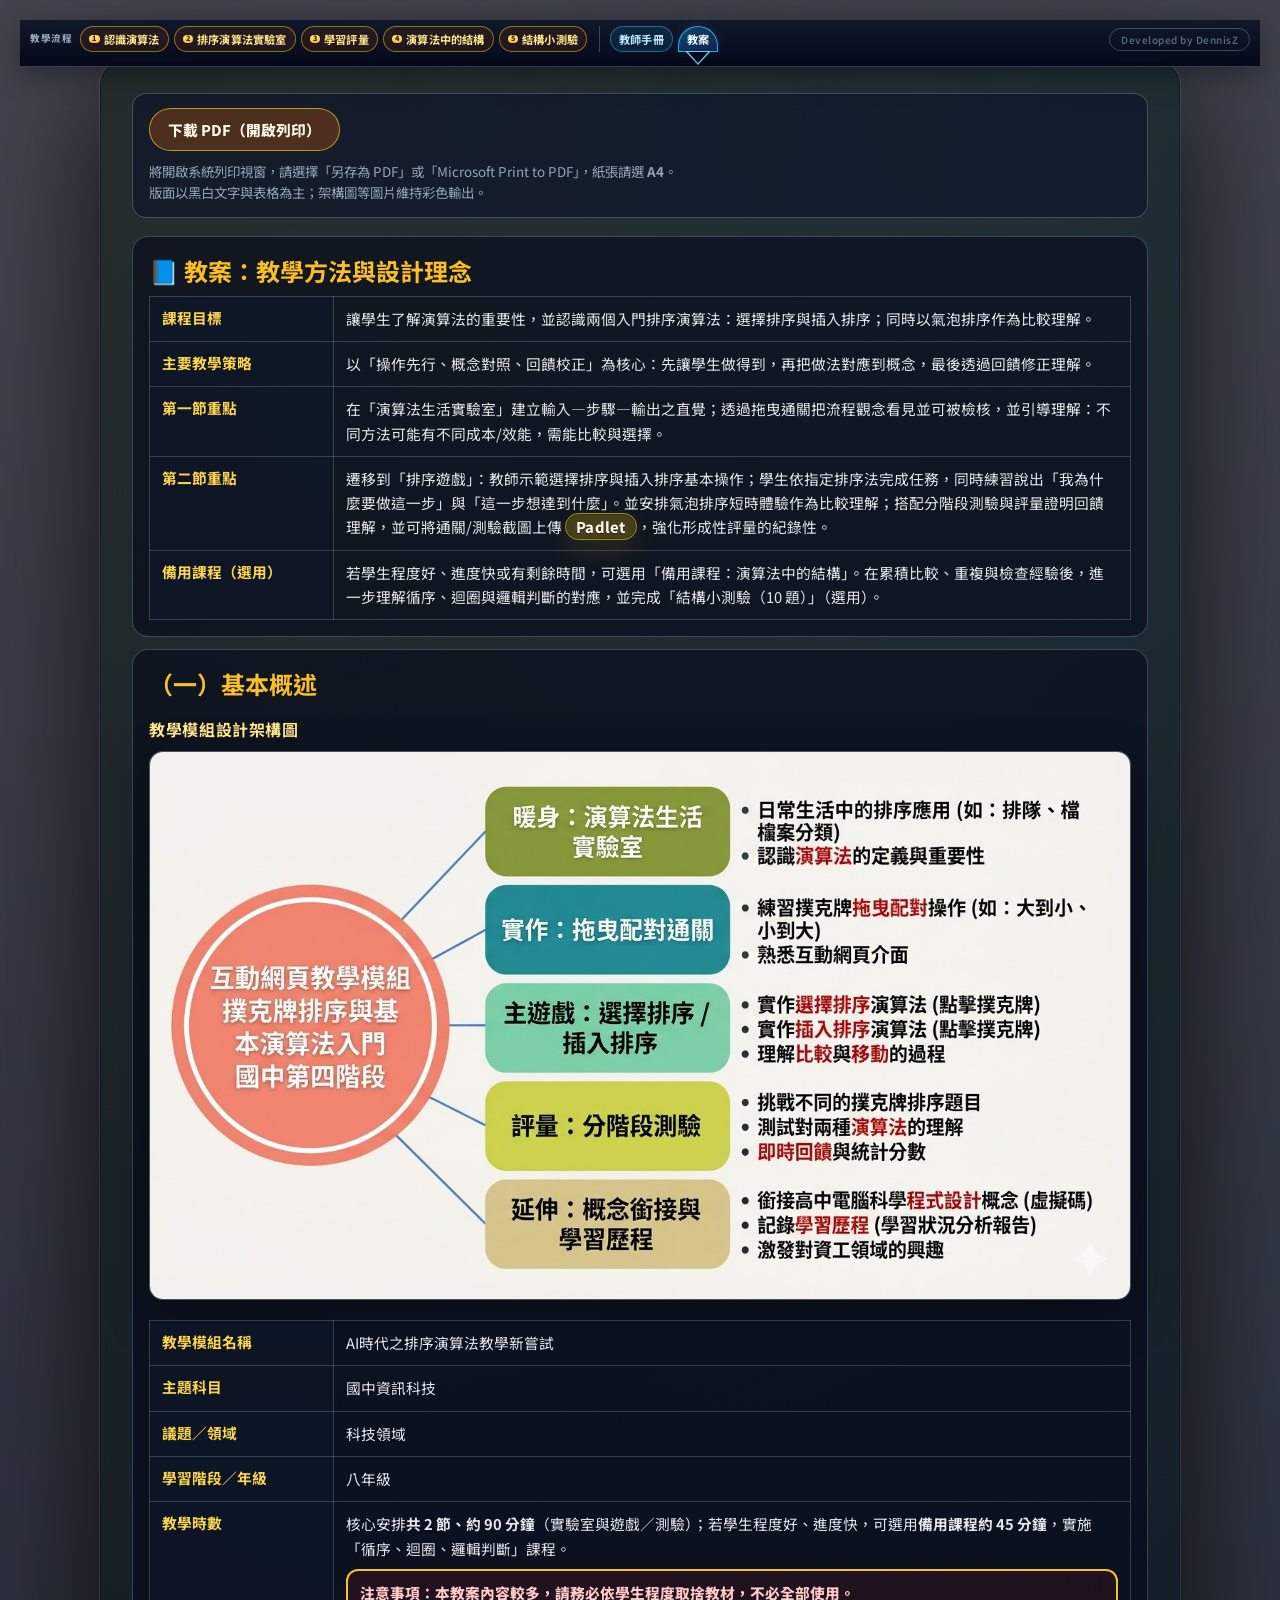
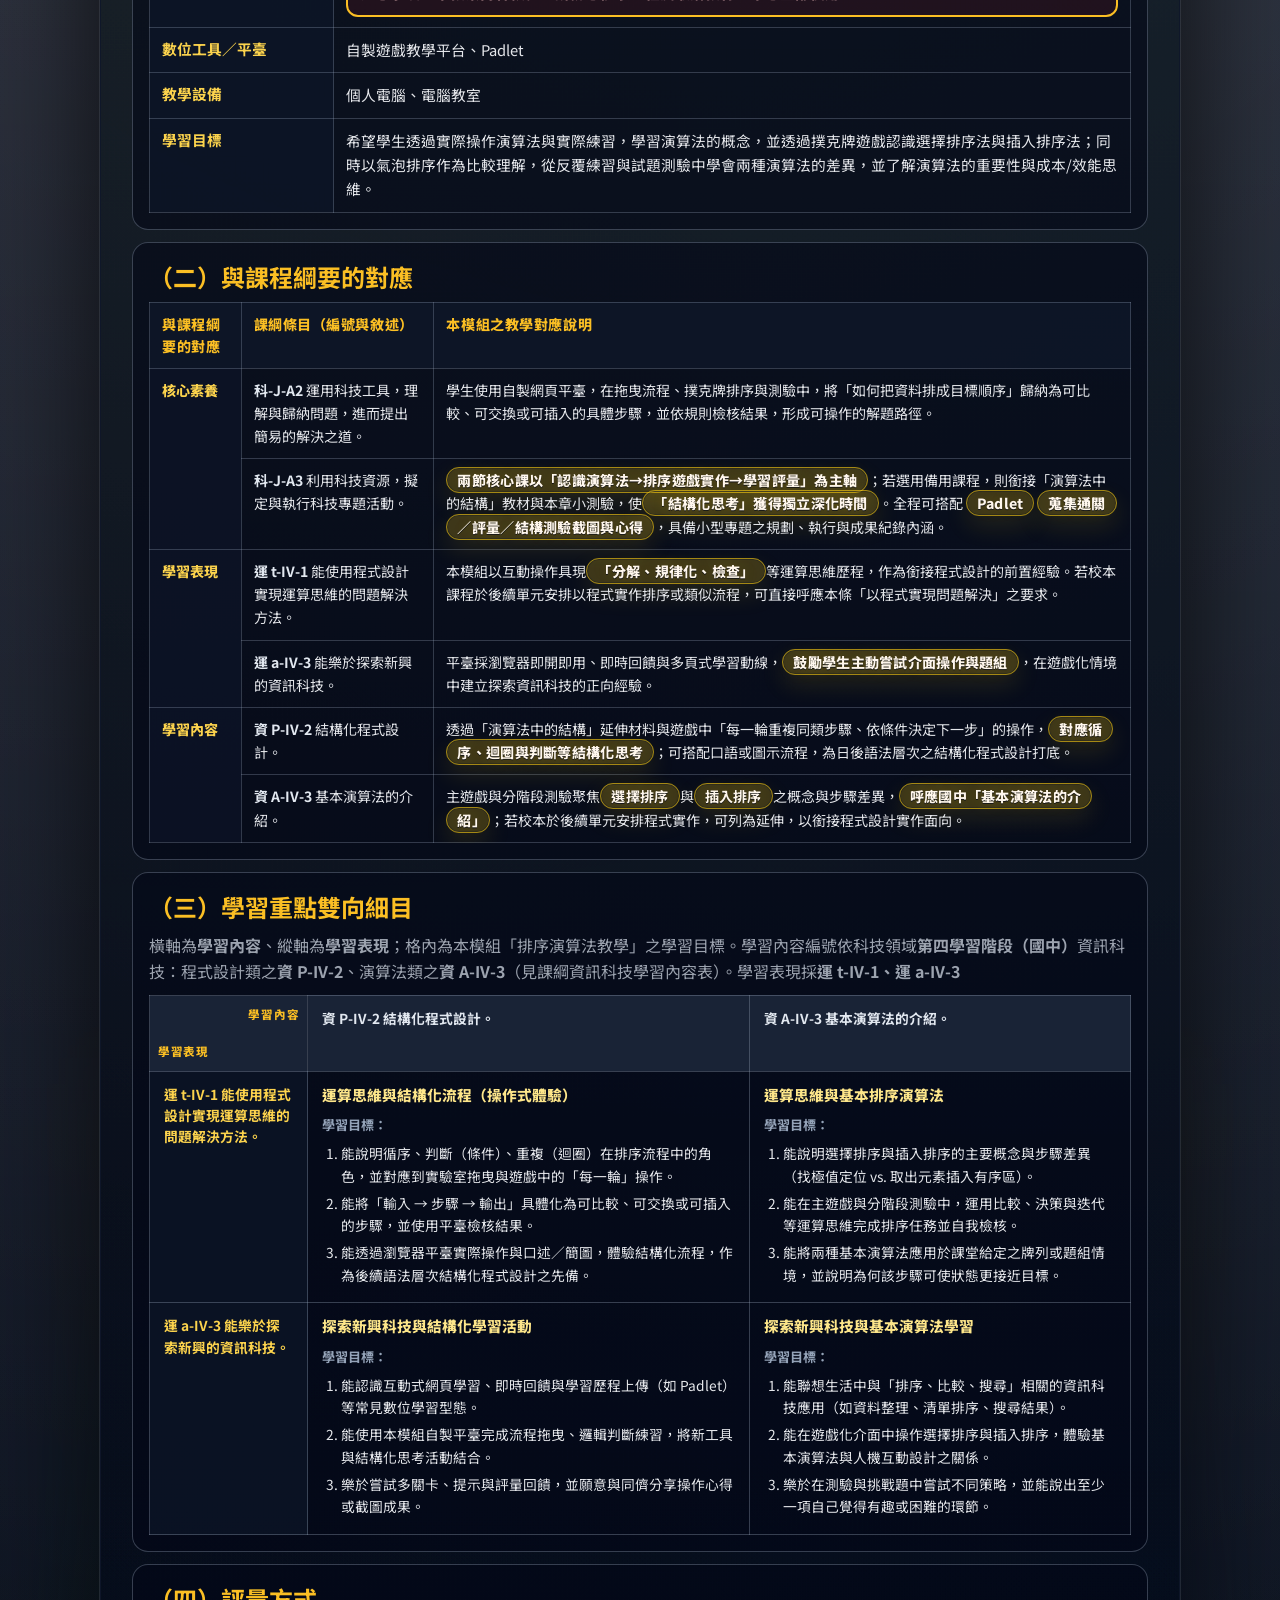
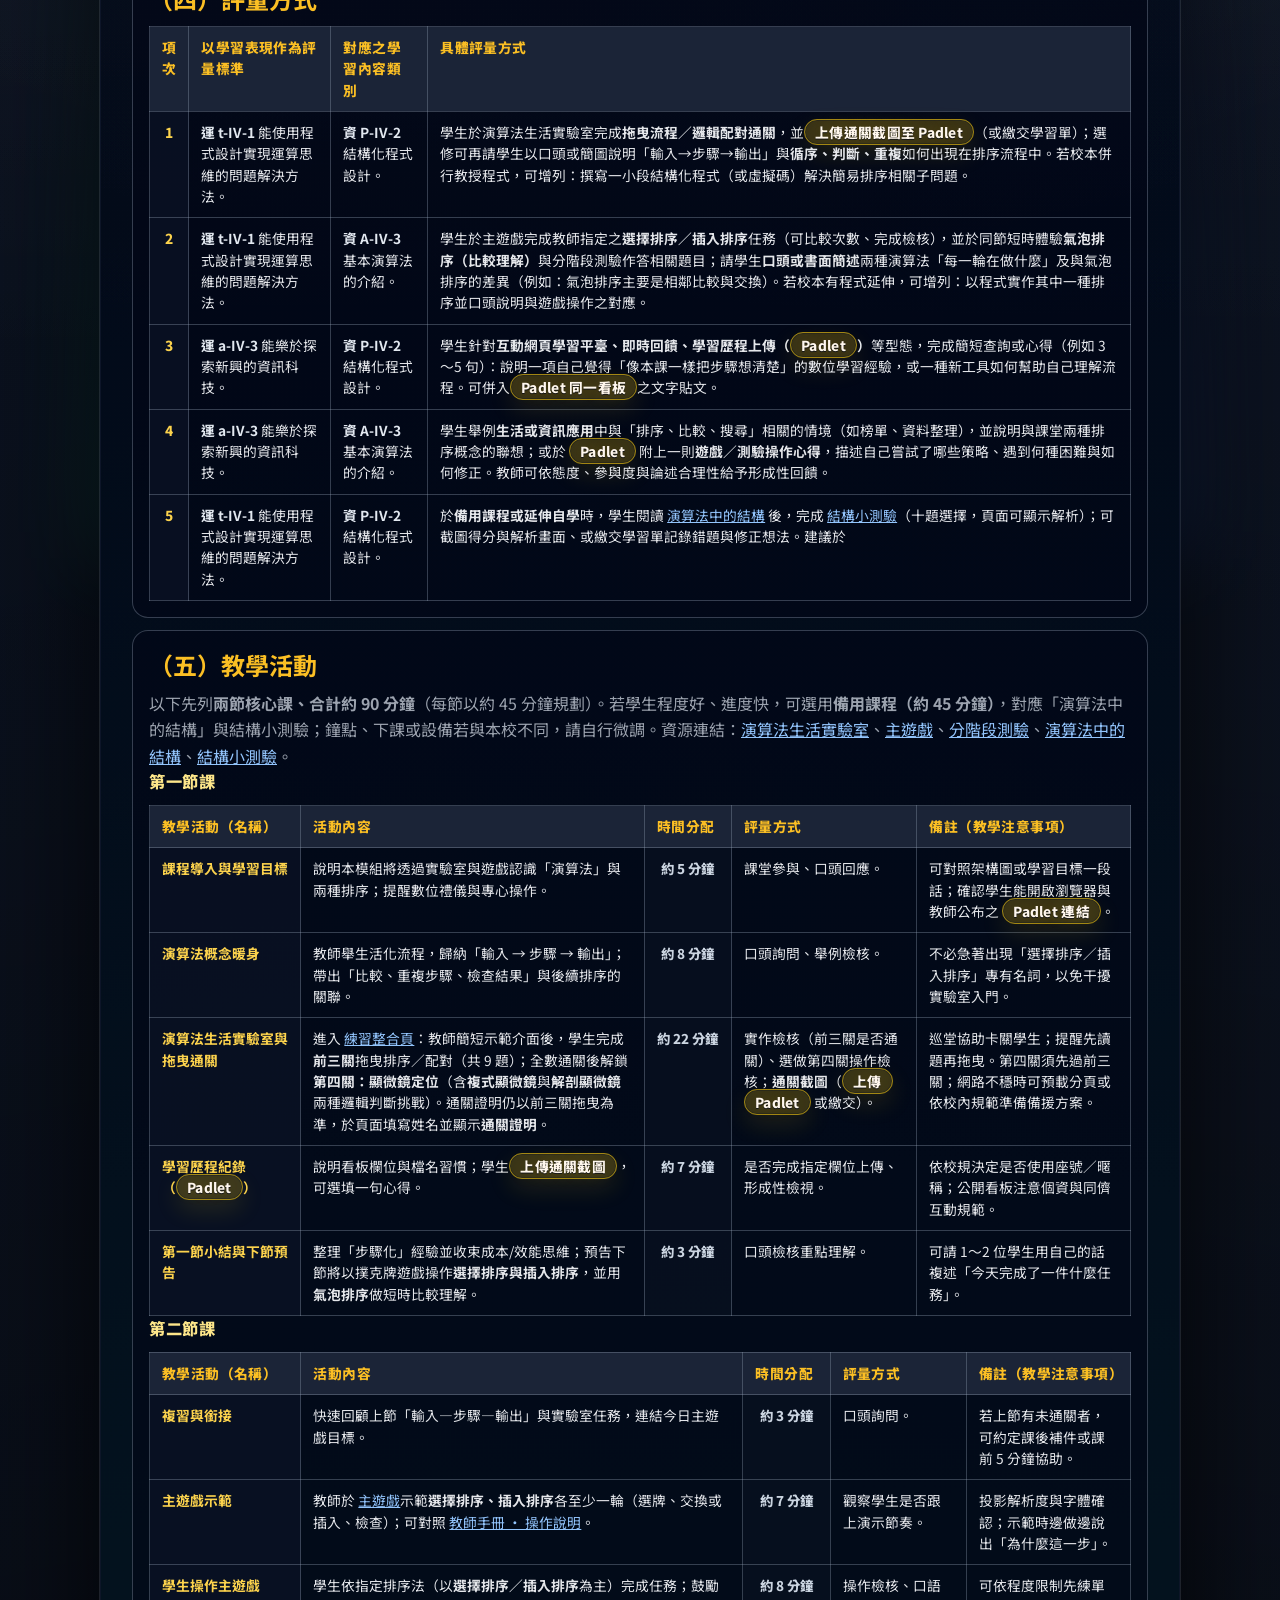
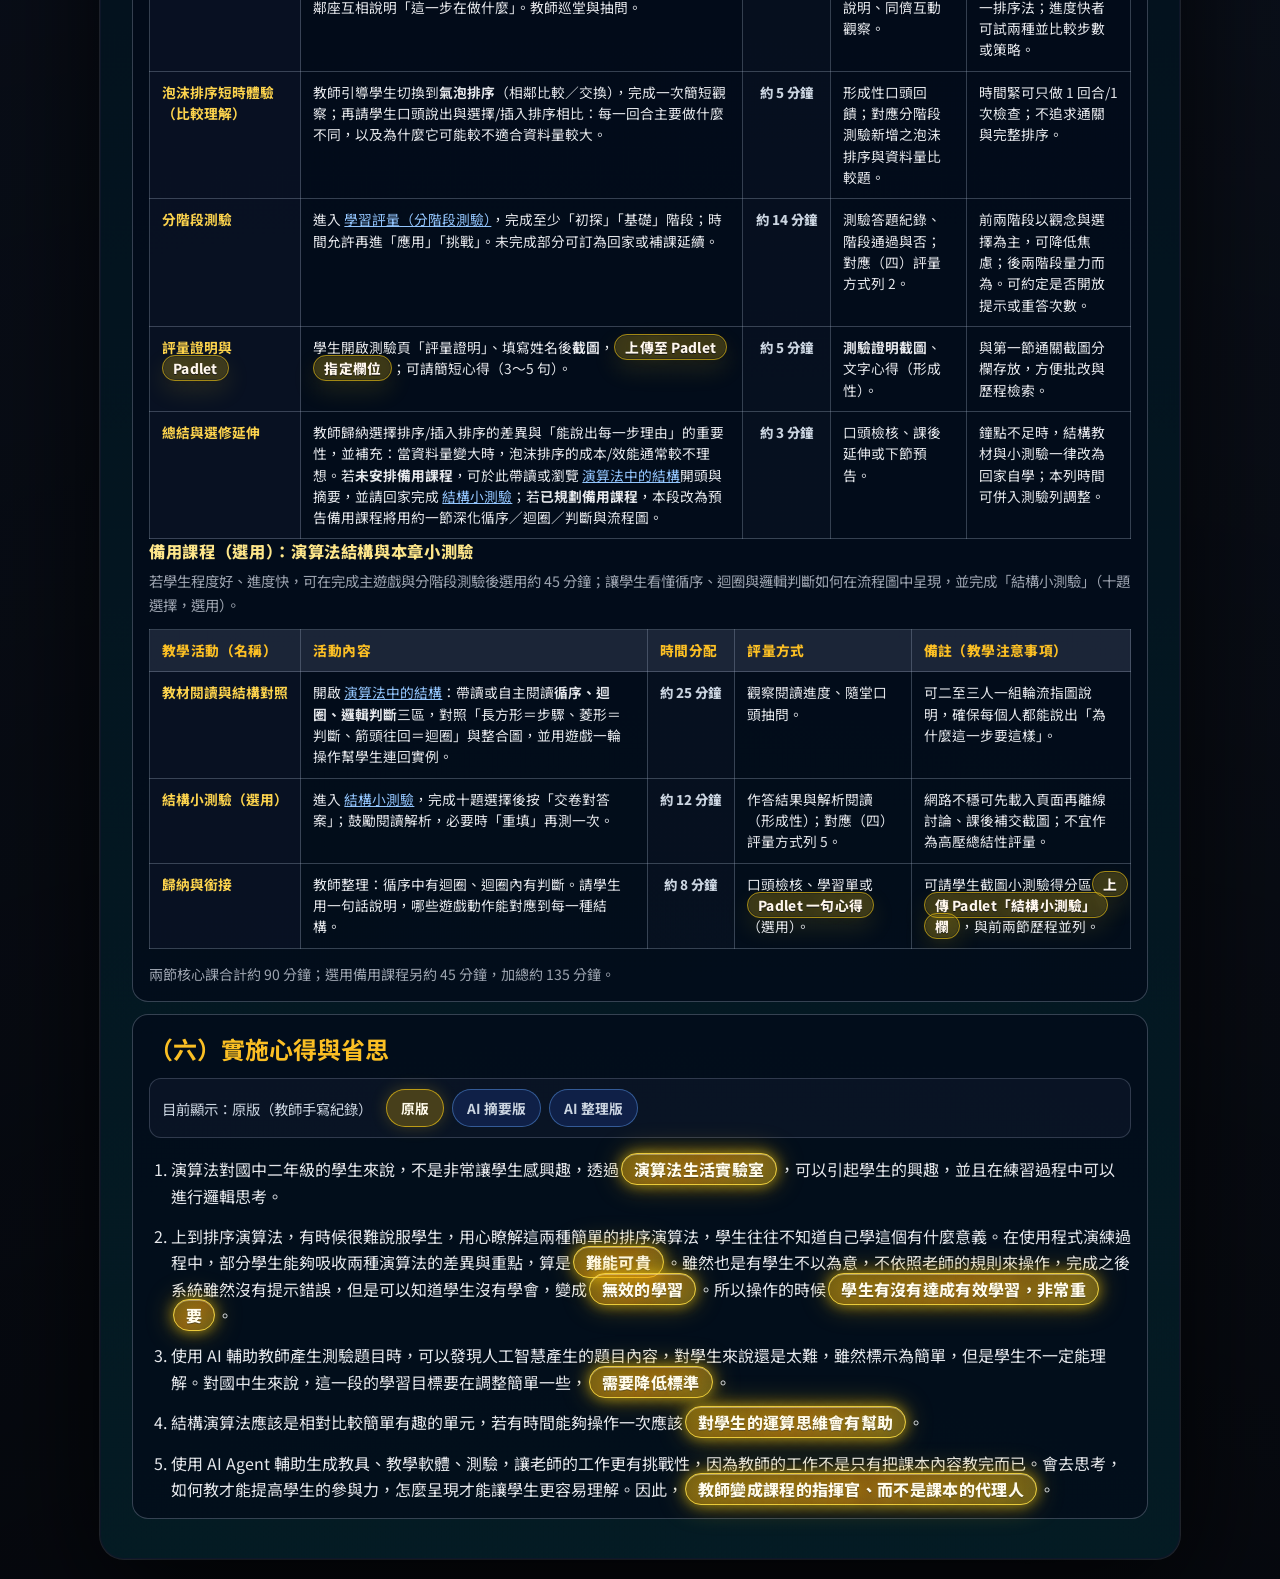
<file: lesson.html>
<!DOCTYPE html>
<html lang="zh-TW">

<head>
    <meta charset="UTF-8">
    <meta name="viewport" content="width=device-width, initial-scale=1.0">
    <title>AI時代之排序演算法教學新嘗試</title>
    <link rel="preconnect" href="https://fonts.googleapis.com">
    <link rel="preconnect" href="https://fonts.gstatic.com" crossorigin>
    <link
        href="https://fonts.googleapis.com/css2?family=Playfair+Display:wght@500;700&family=Noto+Sans+TC:wght@400;500;700&display=swap"
        rel="stylesheet">
    <link rel="stylesheet" href="style.css">
    <script src="subpage-ui.js" defer></script>
    <style>
        .lesson-wrap {
            max-width: 1080px;
            margin: 0 auto;
        }

        .lesson-card {
            background: rgba(2, 6, 23, 0.55);
            border: 1px solid rgba(148, 163, 184, 0.35);
            border-radius: 16px;
            padding: 16px;
            margin-bottom: 12px;
        }

        .lesson-card h2 {
            color: #fbbf24;
            margin: 0 0 8px;
        }

        .lesson-card p,
        .lesson-card li {
            color: #e5e7eb;
            line-height: 1.65;
        }

        .lesson-badges {
            display: flex;
            flex-wrap: wrap;
            gap: 8px;
            margin-top: 8px;
        }

        .lesson-badge {
            padding: 6px 10px;
            border-radius: 999px;
            border: 1px solid rgba(96, 165, 250, 0.5);
            color: #dbeafe;
            background: rgba(30, 64, 175, 0.25);
            font-weight: 700;
            font-size: 0.86rem;
        }

        .phase-grid {
            display: grid;
            grid-template-columns: repeat(2, minmax(260px, 1fr));
            gap: 10px;
        }

        @media (max-width: 768px) {
            .phase-grid {
                grid-template-columns: 1fr;
            }
        }

        .lesson-overview-table {
            width: 100%;
            border-collapse: collapse;
            font-size: 0.92rem;
            margin-top: 6px;
        }

        .lesson-overview-table th,
        .lesson-overview-table td {
            border: 1px solid rgba(148, 163, 184, 0.3);
            padding: 10px 12px;
            text-align: left;
            vertical-align: top;
        }

        .lesson-overview-table th {
            width: 12.5em;
            max-width: 40%;
            color: #fcd34d;
            font-weight: 700;
            background: rgba(15, 23, 42, 0.65);
            white-space: nowrap;
        }

        .lesson-overview-table td {
            color: #e5e7eb;
            line-height: 1.65;
        }

        .lesson-hl {
            display: inline;
            padding: 2px 10px;
            border-radius: 999px;
            background: rgba(250, 204, 21, 0.22);
            border: 1px solid rgba(250, 204, 21, 0.55);
            box-shadow:
                inset 0 0 0 1px rgba(15, 23, 42, 0.35),
                0 10px 24px rgba(250, 204, 21, 0.12);
            color: #fff7ed;
            font-weight: 800;
            letter-spacing: 0.02em;
            text-shadow:
                0 1px 0 rgba(2, 6, 23, 0.65),
                0 0 18px rgba(250, 204, 21, 0.22);
            box-decoration-break: clone;
            -webkit-box-decoration-break: clone;
        }

        .reflection-version-bar {
            display: flex;
            flex-wrap: wrap;
            align-items: center;
            gap: 10px 14px;
            margin: 12px 0 18px;
            padding: 10px 12px;
            border-radius: 12px;
            background: rgba(15, 23, 42, 0.65);
            border: 1px solid rgba(148, 163, 184, 0.28);
        }

        .reflection-version-label {
            color: #cbd5e1;
            font-size: 0.9rem;
        }

        .reflection-version-tabs {
            display: flex;
            flex-wrap: wrap;
            gap: 8px;
            align-items: center;
        }

        .reflection-version-tab {
            cursor: pointer;
            border: 1px solid rgba(96, 165, 250, 0.45);
            background: rgba(30, 58, 138, 0.35);
            color: #cbd5e1;
            font-weight: 700;
            font-size: 0.86rem;
            padding: 8px 14px;
            border-radius: 999px;
            font-family: inherit;
        }

        .reflection-version-tab:hover {
            background: rgba(37, 99, 235, 0.4);
            color: #e0f2fe;
        }

        .reflection-version-tab:focus-visible {
            outline: 2px solid #93c5fd;
            outline-offset: 2px;
        }

        .reflection-version-tab.is-active {
            border-color: rgba(250, 204, 21, 0.65);
            background: rgba(234, 179, 8, 0.28);
            color: #fffbeb;
            box-shadow: 0 0 16px rgba(250, 204, 21, 0.22);
        }

        .reflection-original-list {
            margin: 0;
            padding-left: 1.35em;
            line-height: 1.7;
        }

        .reflection-original-list li {
            margin-bottom: 14px;
        }

        .reflection-original-list li:last-child {
            margin-bottom: 0;
        }

        .reflection-quote {
            display: inline;
            padding: 3px 12px;
            margin: 0 2px;
            border-radius: 999px;
            background: linear-gradient(135deg,
                    rgba(234, 179, 8, 0.5),
                    rgba(245, 158, 11, 0.55),
                    rgba(250, 204, 21, 0.42));
            border: 1px solid rgba(253, 224, 71, 0.85);
            color: #fffbeb;
            font-weight: 800;
            letter-spacing: 0.02em;
            box-shadow:
                0 0 14px rgba(250, 204, 21, 0.55),
                0 0 28px rgba(234, 179, 8, 0.4),
                inset 0 1px 0 rgba(255, 255, 255, 0.35);
            text-shadow:
                0 0 18px rgba(250, 204, 21, 0.55),
                0 1px 0 rgba(15, 23, 42, 0.5);
            box-decoration-break: clone;
            -webkit-box-decoration-break: clone;
            animation: reflection-quote-glow 3.2s ease-in-out infinite;
        }

        @keyframes reflection-quote-glow {

            0%,
            100% {
                box-shadow:
                    0 0 12px rgba(250, 204, 21, 0.45),
                    0 0 24px rgba(234, 179, 8, 0.28),
                    inset 0 1px 0 rgba(255, 255, 255, 0.3);
            }

            50% {
                box-shadow:
                    0 0 22px rgba(250, 204, 21, 0.85),
                    0 0 42px rgba(245, 158, 11, 0.5),
                    0 0 56px rgba(234, 179, 8, 0.25),
                    inset 0 1px 0 rgba(255, 255, 255, 0.45);
            }
        }

        @media (prefers-reduced-motion: reduce) {
            .reflection-quote {
                animation: none;
            }
        }

        @media (max-width: 640px) {

            .lesson-overview-table th,
            .lesson-overview-table td {
                display: block;
                width: 100%;
                max-width: none;
            }

            .lesson-overview-table th {
                border-bottom: none;
                padding-bottom: 4px;
            }

            .lesson-overview-table td {
                border-top: none;
                padding-top: 0;
                padding-bottom: 12px;
            }
        }

        .lesson-curriculum-wrap {
            overflow-x: auto;
            -webkit-overflow-scrolling: touch;
            margin-top: 8px;
        }

        .lesson-curriculum-table {
            width: 100%;
            min-width: 560px;
            border-collapse: collapse;
            font-size: 0.88rem;
        }

        .lesson-curriculum-table th,
        .lesson-curriculum-table td {
            border: 1px solid rgba(148, 163, 184, 0.3);
            padding: 10px 12px;
            text-align: left;
            vertical-align: top;
            line-height: 1.6;
        }

        .lesson-curriculum-table thead th {
            color: #fbbf24;
            font-weight: 800;
            background: rgba(15, 23, 42, 0.75);
            letter-spacing: 0.04em;
        }

        .lesson-curriculum-table tbody th[scope="row"],
        .lesson-curriculum-table tbody th[scope="rowgroup"] {
            width: 6.5em;
            color: #fcd34d;
            font-weight: 800;
            background: rgba(15, 23, 42, 0.6);
            white-space: nowrap;
        }

        .lesson-curriculum-table .curriculum-code {
            color: #e2e8f0;
            font-weight: 700;
        }

        .lesson-curriculum-table td p {
            margin: 0;
            color: #e5e7eb;
        }

        .lesson-curriculum-table td p+p {
            margin-top: 6px;
        }

        /* 學習重點雙向細目表 */
        .lesson-bidirect-wrap {
            overflow-x: auto;
            -webkit-overflow-scrolling: touch;
            margin-top: 10px;
        }

        .lesson-bidirect-table {
            width: 100%;
            min-width: 640px;
            border-collapse: collapse;
            font-size: 0.86rem;
        }

        .lesson-bidirect-table th,
        .lesson-bidirect-table td {
            border: 1px solid rgba(148, 163, 184, 0.35);
            padding: 12px 14px;
            text-align: left;
            vertical-align: top;
            line-height: 1.55;
        }

        .lesson-bidirect-table thead th {
            background: rgba(30, 41, 59, 0.85);
            color: #e2e8f0;
            font-weight: 700;
        }

        .lesson-bidirect-table tbody th[scope="row"] {
            width: 11.5em;
            background: rgba(15, 23, 42, 0.65);
            color: #fcd34d;
            font-weight: 700;
        }

        .lesson-bidirect-corner {
            position: relative;
            width: 6.5rem;
            min-width: 6.5rem;
            height: 4.75rem;
            padding: 0 !important;
            background:
                linear-gradient(to bottom left, transparent 48.5%, rgba(148, 163, 184, 0.45) 49.5%, rgba(148, 163, 184, 0.45) 50.5%, transparent 51.5%),
                rgba(30, 41, 59, 0.85);
            vertical-align: middle !important;
        }

        .lesson-bidirect-corner .bidirect-axis--content {
            position: absolute;
            right: 8px;
            top: 10px;
            font-size: 0.72rem;
            font-weight: 800;
            color: #fbbf24;
            letter-spacing: 0.06em;
        }

        .lesson-bidirect-corner .bidirect-axis--perf {
            position: absolute;
            left: 8px;
            bottom: 10px;
            font-size: 0.72rem;
            font-weight: 800;
            color: #fbbf24;
            letter-spacing: 0.06em;
        }

        .lesson-bidirect-cell-title {
            display: block;
            color: #fde68a;
            font-weight: 800;
            margin-bottom: 8px;
            font-size: 0.92rem;
        }

        .lesson-bidirect-table .goal-label {
            margin: 0 0 6px;
            color: #94a3b8;
            font-weight: 700;
            font-size: 0.82rem;
        }

        .lesson-bidirect-table ol {
            margin: 0;
            padding-left: 1.35em;
            color: #e5e7eb;
        }

        .lesson-bidirect-table li {
            margin-bottom: 4px;
        }

        /* 評量方式表（學習表現 × 學習內容） */
        .lesson-assess-wrap {
            overflow-x: auto;
            -webkit-overflow-scrolling: touch;
            margin-top: 10px;
        }

        .lesson-assess-table {
            width: 100%;
            min-width: 720px;
            border-collapse: collapse;
            font-size: 0.86rem;
        }

        .lesson-assess-table th,
        .lesson-assess-table td {
            border: 1px solid rgba(148, 163, 184, 0.35);
            padding: 10px 12px;
            text-align: left;
            vertical-align: top;
            line-height: 1.55;
            color: #e5e7eb;
        }

        .lesson-assess-table thead th {
            background: rgba(30, 41, 59, 0.9);
            color: #fbbf24;
            font-weight: 800;
            letter-spacing: 0.03em;
        }

        .lesson-assess-table tbody td:first-child {
            width: 2.5em;
            text-align: center;
            font-weight: 800;
            color: #fcd34d;
            background: rgba(15, 23, 42, 0.55);
        }

        .lesson-assess-table .assess-code {
            color: #e2e8f0;
            font-weight: 700;
        }

        /* 教學模組架構圖（心智圖／產圖） */
        .lesson-mindmap-figure {
            margin: 16px 0 20px;
        }

        .lesson-mindmap-figure h3 {
            margin: 0 0 10px;
            font-size: 1rem;
            font-weight: 700;
            color: #fde68a;
            letter-spacing: 0.04em;
        }

        .lesson-mindmap-frame {
            border-radius: 14px;
            overflow: hidden;
            border: 1px solid rgba(148, 163, 184, 0.45);
            background: rgba(15, 23, 42, 0.5);
            box-shadow: 0 16px 48px rgba(0, 0, 0, 0.28);
        }

        .lesson-mindmap-img {
            display: block;
            width: 100%;
            height: auto;
        }

        .lesson-mindmap-caption {
            margin: 10px 0 0;
            font-size: 0.84rem;
            color: #9ca3af;
            line-height: 1.55;
            text-align: center;
        }

        .lesson-mindmap-caption a {
            color: #93c5fd;
        }

        /* 教學活動表（多節課） */
        .lesson-activity-wrap {
            overflow-x: auto;
            -webkit-overflow-scrolling: touch;
            margin-top: 12px;
        }

        .lesson-activity-period {
            margin: 0 0 6px;
            font-size: 1.02rem;
            font-weight: 800;
            color: #fde68a;
            letter-spacing: 0.04em;
        }

        .lesson-activity-wrap+.lesson-activity-wrap {
            margin-top: 22px;
        }

        .lesson-activity-table {
            width: 100%;
            min-width: 880px;
            border-collapse: collapse;
            font-size: 0.86rem;
        }

        .lesson-activity-table th,
        .lesson-activity-table td {
            border: 1px solid rgba(148, 163, 184, 0.35);
            padding: 10px 12px;
            text-align: left;
            vertical-align: top;
            line-height: 1.55;
            color: #e5e7eb;
        }

        .lesson-activity-table thead th {
            background: rgba(30, 41, 59, 0.9);
            color: #fbbf24;
            font-weight: 800;
            letter-spacing: 0.03em;
        }

        .lesson-activity-table tbody th[scope="row"] {
            width: 11em;
            font-weight: 700;
            color: #fcd34d;
            background: rgba(15, 23, 42, 0.55);
        }

        .lesson-activity-table .activity-time-cell {
            width: 6.5em;
            white-space: nowrap;
            text-align: center;
            color: #cbd5e1;
            font-size: 0.84rem;
            font-weight: 800;
            background: rgba(15, 23, 42, 0.35);
        }

        /* 教案 PDF／列印（螢幕預覽用工具列） */
        .lesson-pdf-toolbar {
            margin: 0 0 18px;
            padding: 14px 16px;
            border-radius: 14px;
            border: 1px solid rgba(148, 163, 184, 0.38);
            background: rgba(15, 23, 42, 0.72);
        }

        .lesson-pdf-toolbar-inner {
            display: flex;
            flex-direction: column;
            gap: 10px;
            align-items: flex-start;
        }

        .lesson-pdf-btn {
            cursor: pointer;
            border: 1px solid rgba(250, 204, 21, 0.65);
            background: rgba(180, 83, 9, 0.35);
            color: #fffbeb;
            font-weight: 800;
            font-size: 0.92rem;
            padding: 10px 18px;
            border-radius: 999px;
            font-family: inherit;
        }

        .lesson-pdf-btn:hover {
            background: rgba(217, 119, 6, 0.45);
        }

        .lesson-pdf-btn:focus-visible {
            outline: 2px solid #fcd34d;
            outline-offset: 2px;
        }

        .lesson-pdf-hint {
            margin: 0;
            font-size: 0.84rem;
            color: #94a3b8;
            line-height: 1.55;
            max-width: 40em;
        }

        .lesson-print-only {
            display: none;
        }

        @page {
            size: A4;
            margin: 14mm 12mm;
        }

        @media print {

            .lesson-print-only {
                display: block;
            }

            .lesson-no-print,
            nav.site-nav,
            .table-glow {
                display: none !important;
            }

            html {
                background: #fff !important;
            }

            body {
                background: #fff !important;
                color: #111 !important;
                padding: 0 !important;
                min-height: 0 !important;
                font-size: 10.5pt;
                -webkit-print-color-adjust: economy;
                print-color-adjust: economy;
            }

            .page-frame {
                max-width: none !important;
                margin: 0 !important;
            }

            .container.lesson-wrap {
                max-width: none !important;
                margin: 0 !important;
                padding: 0 !important;
                background: #fff !important;
                border: none !important;
                border-radius: 0 !important;
                box-shadow: none !important;
                opacity: 1 !important;
                transform: none !important;
                overflow: visible !important;
            }

            .lesson-print-doc-head {
                margin: 0 0 14px;
                padding-bottom: 10px;
                border-bottom: 2px solid #000;
            }

            .lesson-print-doc-title {
                margin: 0;
                font-size: 14pt;
                font-weight: 800;
                color: #000 !important;
                letter-spacing: 0.04em;
            }

            .lesson-print-doc-meta {
                margin: 6px 0 0;
                font-size: 8.5pt;
                color: #444 !important;
            }

            .lesson-card {
                background: #fff !important;
                border: 1px solid #222 !important;
                border-radius: 6px !important;
                padding: 12px 14px !important;
                margin-bottom: 12px !important;
                box-shadow: none !important;
                page-break-inside: auto;
            }

            .lesson-card h2 {
                color: #000 !important;
                font-size: 12pt;
                page-break-after: avoid;
            }

            .lesson-card h3 {
                color: #111 !important;
                font-size: 10.8pt;
                page-break-after: avoid;
            }

            .lesson-card p,
            .lesson-card li,
            .lesson-card td,
            .lesson-card th {
                color: #111 !important;
            }

            .lesson-mindmap-caption,
            .lesson-mindmap-caption a {
                color: #333 !important;
            }

            .lesson-badge {
                border: 1px solid #333 !important;
                background: #f0f0f0 !important;
                color: #111 !important;
                box-shadow: none !important;
            }

            .lesson-hl {
                background: #eee !important;
                border: 1px solid #555 !important;
                color: #000 !important;
                box-shadow: none !important;
                text-shadow: none !important;
                font-weight: 700 !important;
            }

            .reflection-quote {
                background: #e8e8e8 !important;
                border: 1px solid #333 !important;
                color: #000 !important;
                box-shadow: none !important;
                text-shadow: none !important;
                animation: none !important;
            }

            .lesson-overview-table th,
            .lesson-overview-table td {
                border: 1px solid #333 !important;
                background: #fff !important;
                color: #111 !important;
            }

            .lesson-overview-table th {
                background: #f5f5f5 !important;
            }

            .lesson-curriculum-table,
            .lesson-assess-table,
            .lesson-activity-table,
            .lesson-bidirect-table {
                min-width: 0 !important;
                font-size: 8.8pt !important;
            }

            .lesson-curriculum-table th,
            .lesson-curriculum-table td,
            .lesson-assess-table th,
            .lesson-assess-table td,
            .lesson-activity-table th,
            .lesson-activity-table td,
            .lesson-bidirect-table th,
            .lesson-bidirect-table td {
                border: 1px solid #222 !important;
                background: #fff !important;
                color: #111 !important;
            }

            .lesson-curriculum-table thead th,
            .lesson-assess-table thead th,
            .lesson-activity-table thead th,
            .lesson-bidirect-table thead th {
                background: #e8e8e8 !important;
                color: #000 !important;
            }

            .lesson-curriculum-table tbody th,
            .lesson-activity-table tbody th[scope="row"],
            .lesson-assess-table tbody td:first-child {
                background: #f2f2f2 !important;
                color: #111 !important;
            }

            .lesson-activity-table .activity-time-cell {
                background: #fafafa !important;
                color: #111 !important;
            }

            .lesson-curriculum-table .curriculum-code {
                color: #111 !important;
            }

            .lesson-bidirect-corner {
                background: #fff !important;
                border: 1px solid #222 !important;
            }

            .lesson-bidirect-corner .bidirect-axis--content,
            .lesson-bidirect-corner .bidirect-axis--perf {
                color: #000 !important;
            }

            .lesson-bidirect-cell-title {
                color: #000 !important;
            }

            .lesson-bidirect-table .goal-label {
                color: #333 !important;
            }

            .lesson-bidirect-table ol,
            .lesson-bidirect-table li {
                color: #111 !important;
            }

            .lesson-mindmap-frame {
                border: 1px solid #333 !important;
                background: #fff !important;
                box-shadow: none !important;
            }

            .lesson-mindmap-figure h3 {
                color: #000 !important;
            }

            img,
            .lesson-mindmap-img {
                max-width: 100% !important;
                height: auto !important;
                -webkit-print-color-adjust: exact;
                print-color-adjust: exact;
            }

            a {
                color: #000 !important;
                text-decoration: underline;
            }

            .lesson-print-reflection-label {
                margin: 10px 0 6px;
                padding: 4px 0;
                font-size: 10pt;
                font-weight: 800;
                color: #000 !important;
                border-bottom: 1px solid #000;
            }

            #reflectionOriginal,
            #reflectionAiSummary,
            #reflectionAiOrganized {
                display: block !important;
                margin-bottom: 12px;
            }

            .reflection-original-list li {
                color: #111 !important;
            }

            .lesson-activity-period {
                color: #000 !important;
            }
        }
    </style>
</head>

<body>
    <nav class="site-nav lesson-no-print" aria-label="網站導覽">
        <div class="site-nav-inner">
            <div class="site-nav-group" role="group" aria-labelledby="site-nav-flow-label">
                <div id="site-nav-flow-label" class="site-nav-group-label">教學流程</div>
                <div class="site-nav-group-links">
                    <a href="algorithm-lab.html" class="site-nav-link site-nav-flow-link"><span class="site-nav-step"
                            aria-hidden="true">1</span>認識演算法</a>
                    <a href="index.html" class="site-nav-link site-nav-flow-link"><span class="site-nav-step"
                            aria-hidden="true">2</span>排序演算法實驗室</a>
                    <a href="exam.html" class="site-nav-link site-nav-flow-link"><span class="site-nav-step"
                            aria-hidden="true">3</span>學習評量</a>
                    <a href="algorithm-concepts.html" class="site-nav-link site-nav-flow-link"><span
                            class="site-nav-step" aria-hidden="true">4</span>演算法中的結構</a>
                    <a href="algorithm-concepts-quiz.html" class="site-nav-link site-nav-flow-link"><span
                            class="site-nav-step" aria-hidden="true">5</span>結構小測驗</a>
                </div>
            </div>
            <div class="site-nav-group site-nav-group--extra" role="group" aria-label="教師手冊與教案">
                <div class="site-nav-group-links">
                    <a href="guide.html" class="site-nav-link site-nav-extra-link">教師手冊</a>
                    <a href="lesson.html" class="site-nav-link site-nav-extra-link site-nav-link-current"
                        aria-current="page">教案</a>
                </div>
            </div>
            <span class="site-nav-credit" translate="no" aria-label="Developed by DennisZ">Developed by DennisZ</span>
        </div>
    </nav>
    <div class="page-frame">
        <div class="table-glow"></div>
        <div class="container lesson-wrap">
            <div class="lesson-pdf-toolbar lesson-no-print" role="region" aria-label="教案 PDF 列印">
                <div class="lesson-pdf-toolbar-inner">
                    <button type="button" id="lessonPdfPrintBtn" class="lesson-pdf-btn">下載 PDF（開啟列印）</button>
                    <p class="lesson-pdf-hint">將開啟系統列印視窗，請選擇「另存為 PDF」或「Microsoft Print to PDF」，紙張請選
                        <strong>A4</strong>。版面以黑白文字與表格為主；架構圖等圖片維持彩色輸出。
                    </p>
                </div>
            </div>
            <header class="lesson-print-only lesson-print-doc-head">
                <h1 class="lesson-print-doc-title">AI時代之排序演算法教學新嘗試</h1>
                <p class="lesson-print-doc-meta">A4 列印版教案</p>
            </header>
            <div class="lesson-card">
                <h2>📘 教案：教學方法與設計理念</h2>
                <table class="lesson-overview-table">
                    <tbody>
                        <tr>
                            <th scope="row">課程目標</th>
                            <td>讓學生了解演算法的重要性，並認識兩個入門排序演算法：選擇排序與插入排序；同時以氣泡排序作為比較理解。</td>
                        </tr>
                        <tr>
                            <th scope="row">主要教學策略</th>
                            <td>以「操作先行、概念對照、回饋校正」為核心：先讓學生做得到，再把做法對應到概念，最後透過回饋修正理解。</td>
                        </tr>
                        <tr>
                            <th scope="row">第一節重點</th>
                            <td>在「演算法生活實驗室」建立輸入—步驟—輸出之直覺；透過拖曳通關把流程觀念看見並可被檢核，並引導理解：不同方法可能有不同成本/效能，需能比較與選擇。</td>
                        </tr>
                        <tr>
                            <th scope="row">第二節重點</th>
                            <td>遷移到「排序遊戲」：教師示範選擇排序與插入排序基本操作；學生依指定排序法完成任務，同時練習說出「我為什麼要做這一步」與「這一步想達到什麼」。並安排氣泡排序短時體驗作為比較理解；搭配分階段測驗與評量證明回饋理解，並可將通關/測驗截圖上傳
                                <span class="lesson-hl">Padlet</span>，強化形成性評量的紀錄性。
                            </td>
                        </tr>
                        <tr>
                            <th scope="row">備用課程（選用）</th>
                            <td>若學生程度好、進度快或有剩餘時間，可選用「備用課程：演算法中的結構」。在累積比較、重複與檢查經驗後，進一步理解循序、迴圈與邏輯判斷的對應，並完成「結構小測驗（10
                                題）」（選用）。</td>
                        </tr>
                    </tbody>
                </table>
            </div>

            <div class="lesson-card">
                <h2>（一）基本概述</h2>
                <figure class="lesson-mindmap-figure">
                    <h3>教學模組設計架構圖</h3>
                    <div class="lesson-mindmap-frame">
                        <img class="lesson-mindmap-img" src="lesson_mindmap.jpg"
                            alt="教學模組設計架構圖：核心主題連結暖身實驗室、拖曳通關、主遊戲、分階段測驗與延伸學習等模組之流程示意。" loading="lazy" decoding="async">
                    </div>
                </figure>
                <table class="lesson-overview-table">
                    <tbody>
                        <tr>
                            <th scope="row">教學模組名稱</th>
                            <td>AI時代之排序演算法教學新嘗試</td>
                        </tr>
                        <tr>
                            <th scope="row">主題科目</th>
                            <td>國中資訊科技</td>
                        </tr>
                        <tr>
                            <th scope="row">議題／領域</th>
                            <td>科技領域</td>
                        </tr>
                        <tr>
                            <th scope="row">學習階段／年級</th>
                            <td>八年級</td>
                        </tr>
                        <tr>
                            <th scope="row">教學時數</th>
                            <td>核心安排<strong>共 2 節、約 90 分鐘</strong>（實驗室與遊戲／測驗）；若學生程度好、進度快，可選用<strong>備用課程約 45
                                    分鐘</strong>，實施「循序、迴圈、邏輯判斷」課程。
                                <div
                                    style="margin-top:8px; padding:10px 12px; border:2px solid #fbbf24; background:rgba(185, 28, 28, 0.12); border-radius:12px; color:#fecaca; font-weight:800;">
                                    注意事項：本教案內容較多，請務必依學生程度取捨教材，不必全部使用。
                                </div>
                            </td>
                        </tr>
                        <tr>
                            <th scope="row">數位工具／平臺</th>
                            <td>自製遊戲教學平台、Padlet</td>
                        </tr>
                        <tr>
                            <th scope="row">教學設備</th>
                            <td>個人電腦、電腦教室</td>
                        </tr>
                        <tr>
                            <th scope="row">學習目標</th>
                            <td>希望學生透過實際操作演算法與實際練習，學習演算法的概念，並透過撲克牌遊戲認識選擇排序法與插入排序法；同時以氣泡排序作為比較理解，從反覆練習與試題測驗中學會兩種演算法的差異，並了解演算法的重要性與成本/效能思維。
                            </td>
                        </tr>
                    </tbody>
                </table>
            </div>

            <div class="lesson-card">
                <h2>（二）與課程綱要的對應</h2>
                <div class="lesson-curriculum-wrap">
                    <table class="lesson-curriculum-table">
                        <thead>
                            <tr>
                                <th scope="col">與課程綱要的對應</th>
                                <th scope="col">課綱條目（編號與敘述）</th>
                                <th scope="col">本模組之教學對應說明</th>
                            </tr>
                        </thead>
                        <tbody>
                            <tr>
                                <th scope="rowgroup" rowspan="2">核心素養</th>
                                <td>
                                    <p><span class="curriculum-code">科-J-A2</span> 運用科技工具，理解與歸納問題，進而提出簡易的解決之道。</p>
                                </td>
                                <td>
                                    <p>學生使用自製網頁平臺，在拖曳流程、撲克牌排序與測驗中，將「如何把資料排成目標順序」歸納為可比較、可交換或可插入的具體步驟，並依規則檢核結果，形成可操作的解題路徑。
                                    </p>
                                </td>
                            </tr>
                            <tr>
                                <td>
                                    <p><span class="curriculum-code">科-J-A3</span> 利用科技資源，擬定與執行科技專題活動。</p>
                                </td>
                                <td>
                                    <p><span
                                            class="lesson-hl">兩節核心課以「認識演算法→排序遊戲實作→學習評量」為主軸</span>；若選用備用課程，則銜接「演算法中的結構」教材與本章小測驗，使<span
                                            class="lesson-hl">「結構化思考」獲得獨立深化時間</span>。全程可搭配
                                        <span class="lesson-hl">Padlet</span>
                                        <span class="lesson-hl">蒐集通關／評量／結構測驗截圖與心得</span>，具備小型專題之規劃、執行與成果紀錄內涵。
                                    </p>
                                </td>
                            </tr>
                            <tr>
                                <th scope="rowgroup" rowspan="2">學習表現</th>
                                <td>
                                    <p><span class="curriculum-code">運 t-IV-1</span> 能使用程式設計實現運算思維的問題解決方法。</p>
                                </td>
                                <td>
                                    <p>本模組以互動操作具現<span
                                            class="lesson-hl">「分解、規律化、檢查」</span>等運算思維歷程，作為銜接程式設計的前置經驗。若校本課程於後續單元安排以程式實作排序或類似流程，可直接呼應本條「以程式實現問題解決」之要求。
                                    </p>
                                </td>
                            </tr>
                            <tr>
                                <td>
                                    <p><span class="curriculum-code">運 a-IV-3</span> 能樂於探索新興的資訊科技。</p>
                                </td>
                                <td>
                                    <p>平臺採瀏覽器即開即用、即時回饋與多頁式學習動線，<span
                                            class="lesson-hl">鼓勵學生主動嘗試介面操作與題組</span>，在遊戲化情境中建立探索資訊科技的正向經驗。</p>
                                </td>
                            </tr>
                            <tr>
                                <th scope="rowgroup" rowspan="2">學習內容</th>
                                <td>
                                    <p><span class="curriculum-code">資 P-IV-2</span> 結構化程式設計。</p>
                                </td>
                                <td>
                                    <p>透過「演算法中的結構」延伸材料與遊戲中「每一輪重複同類步驟、依條件決定下一步」的操作，<span
                                            class="lesson-hl">對應循序、迴圈與判斷等結構化思考</span>；可搭配口語或圖示流程，為日後語法層次之結構化程式設計打底。
                                    </p>
                                </td>
                            </tr>
                            <tr>
                                <td>
                                    <p><span class="curriculum-code">資 A-IV-3</span> 基本演算法的介紹。</p>
                                </td>
                                <td>
                                    <p>主遊戲與分階段測驗聚焦<span class="lesson-hl"><strong>選擇排序</strong></span>與<span
                                            class="lesson-hl"><strong>插入排序</strong></span>之概念與步驟差異，<span
                                            class="lesson-hl">呼應國中「基本演算法的介紹」</span>；若校本於後續單元安排程式實作，可列為延伸，以銜接程式設計實作面向。
                                    </p>
                                </td>
                            </tr>
                        </tbody>
                    </table>
                </div>
            </div>

            <div class="lesson-card">
                <h2>（三）學習重點雙向細目</h2>
                <p style="margin-top:0; color:#9ca3af;">
                    橫軸為<strong>學習內容</strong>、縱軸為<strong>學習表現</strong>；格內為本模組「排序演算法教學」之學習目標。學習內容編號依科技領域<strong>第四學習階段（國中）</strong>資訊科技：程式設計類之<strong>資
                        P-IV-2</strong>、演算法類之<strong>資 A-IV-3</strong>（見課綱資訊科技學習內容表）。學習表現採<strong>運 t-IV-1、運
                        a-IV-3</strong>
                </p>
                <div class="lesson-bidirect-wrap">
                    <table class="lesson-bidirect-table">
                        <thead>
                            <tr>
                                <th class="lesson-bidirect-corner" scope="col" aria-label="雙向細目：橫軸為學習內容，縱軸為學習表現">
                                    <span class="bidirect-axis--content">學習內容</span>
                                    <span class="bidirect-axis--perf">學習表現</span>
                                </th>
                                <th scope="col">資 P-IV-2 結構化程式設計。</th>
                                <th scope="col">資 A-IV-3 基本演算法的介紹。</th>
                            </tr>
                        </thead>
                        <tbody>
                            <tr>
                                <th scope="row">運 t-IV-1 能使用程式設計實現運算思維的問題解決方法。</th>
                                <td>
                                    <span class="lesson-bidirect-cell-title">運算思維與結構化流程（操作式體驗）</span>
                                    <p class="goal-label">學習目標：</p>
                                    <ol>
                                        <li>能說明循序、判斷（條件）、重複（迴圈）在排序流程中的角色，並對應到實驗室拖曳與遊戲中的「每一輪」操作。</li>
                                        <li>能將「輸入 → 步驟 → 輸出」具體化為可比較、可交換或可插入的步驟，並使用平臺檢核結果。</li>
                                        <li>能透過瀏覽器平臺實際操作與口述／簡圖，體驗結構化流程，作為後續語法層次結構化程式設計之先備。</li>
                                    </ol>
                                </td>
                                <td>
                                    <span class="lesson-bidirect-cell-title">運算思維與基本排序演算法</span>
                                    <p class="goal-label">學習目標：</p>
                                    <ol>
                                        <li>能說明選擇排序與插入排序的主要概念與步驟差異（找極值定位 vs. 取出元素插入有序區）。</li>
                                        <li>能在主遊戲與分階段測驗中，運用比較、決策與迭代等運算思維完成排序任務並自我檢核。</li>
                                        <li>能將兩種基本演算法應用於課堂給定之牌列或題組情境，並說明為何該步驟可使狀態更接近目標。</li>
                                    </ol>
                                </td>
                            </tr>
                            <tr>
                                <th scope="row">運 a-IV-3 能樂於探索新興的資訊科技。</th>
                                <td>
                                    <span class="lesson-bidirect-cell-title">探索新興科技與結構化學習活動</span>
                                    <p class="goal-label">學習目標：</p>
                                    <ol>
                                        <li>能認識互動式網頁學習、即時回饋與學習歷程上傳（如 Padlet）等常見數位學習型態。</li>
                                        <li>能使用本模組自製平臺完成流程拖曳、邏輯判斷練習，將新工具與結構化思考活動結合。</li>
                                        <li>樂於嘗試多關卡、提示與評量回饋，並願意與同儕分享操作心得或截圖成果。</li>
                                    </ol>
                                </td>
                                <td>
                                    <span class="lesson-bidirect-cell-title">探索新興科技與基本演算法學習</span>
                                    <p class="goal-label">學習目標：</p>
                                    <ol>
                                        <li>能聯想生活中與「排序、比較、搜尋」相關的資訊科技應用（如資料整理、清單排序、搜尋結果）。</li>
                                        <li>能在遊戲化介面中操作選擇排序與插入排序，體驗基本演算法與人機互動設計之關係。</li>
                                        <li>樂於在測驗與挑戰題中嘗試不同策略，並能說出至少一項自己覺得有趣或困難的環節。</li>
                                    </ol>
                                </td>
                            </tr>
                        </tbody>
                    </table>
                </div>
            </div>

            <div class="lesson-card">
                <h2>（四）評量方式</h2>
                <div class="lesson-assess-wrap">
                    <table class="lesson-assess-table">
                        <thead>
                            <tr>
                                <th scope="col">項次</th>
                                <th scope="col">以學習表現作為評量標準</th>
                                <th scope="col">對應之學習內容類別</th>
                                <th scope="col">具體評量方式</th>
                            </tr>
                        </thead>
                        <tbody>
                            <tr>
                                <td>1</td>
                                <td><span class="assess-code">運 t-IV-1</span> 能使用程式設計實現運算思維的問題解決方法。</td>
                                <td><span class="assess-code">資 P-IV-2</span> 結構化程式設計。</td>
                                <td>學生於演算法生活實驗室完成<strong>拖曳流程／邏輯配對通關</strong>，並<span class="lesson-hl">上傳通關截圖至
                                        Padlet</span>（或繳交學習單）；選修可再請學生以口頭或簡圖說明「輸入→步驟→輸出」與<strong>循序、判斷、重複</strong>如何出現在排序流程中。若校本併行教授程式，可增列：撰寫一小段結構化程式（或虛擬碼）解決簡易排序相關子問題。
                                </td>
                            </tr>
                            <tr>
                                <td>2</td>
                                <td><span class="assess-code">運 t-IV-1</span> 能使用程式設計實現運算思維的問題解決方法。</td>
                                <td><span class="assess-code">資 A-IV-3</span> 基本演算法的介紹。</td>
                                <td>學生於主遊戲完成教師指定之<strong>選擇排序／插入排序</strong>任務（可比較次數、完成檢核），並於同節短時體驗<strong>氣泡排序（比較理解）</strong>與分階段測驗作答相關題目；請學生<strong>口頭或書面簡述</strong>兩種演算法「每一輪在做什麼」及與氣泡排序的差異（例如：氣泡排序主要是相鄰比較與交換）。若校本有程式延伸，可增列：以程式實作其中一種排序並口頭說明與遊戲操作之對應。
                                </td>
                            </tr>
                            <tr>
                                <td>3</td>
                                <td><span class="assess-code">運 a-IV-3</span> 能樂於探索新興的資訊科技。</td>
                                <td><span class="assess-code">資 P-IV-2</span> 結構化程式設計。</td>
                                <td>學生針對<strong>互動網頁學習平臺、即時回饋、學習歷程上傳（<span
                                            class="lesson-hl">Padlet</span>）</strong>等型態，完成簡短查詢或心得（例如 3～5
                                    句）：說明一項自己覺得「像本課一樣把步驟想清楚」的數位學習經驗，或一種新工具如何幫助自己理解流程。可併入<span class="lesson-hl">Padlet
                                        同一看板</span>之文字貼文。</td>
                            </tr>
                            <tr>
                                <td>4</td>
                                <td><span class="assess-code">運 a-IV-3</span> 能樂於探索新興的資訊科技。</td>
                                <td><span class="assess-code">資 A-IV-3</span> 基本演算法的介紹。</td>
                                <td>學生舉例<strong>生活或資訊應用</strong>中與「排序、比較、搜尋」相關的情境（如榜單、資料整理），並說明與課堂兩種排序概念的聯想；或於 <span
                                        class="lesson-hl">Padlet</span>
                                    附上一則<strong>遊戲／測驗操作心得</strong>，描述自己嘗試了哪些策略、遇到何種困難與如何修正。教師可依態度、參與度與論述合理性給予形成性回饋。</td>
                            </tr>
                            <tr>
                                <td>5</td>
                                <td><span class="assess-code">運 t-IV-1</span> 能使用程式設計實現運算思維的問題解決方法。</td>
                                <td><span class="assess-code">資 P-IV-2</span> 結構化程式設計。</td>
                                <td>於<strong>備用課程或延伸自學</strong>時，學生閱讀 <a href="algorithm-concepts.html"
                                        style="color:#93c5fd;">演算法中的結構</a> 後，完成 <a href="algorithm-concepts-quiz.html"
                                        style="color:#93c5fd;">結構小測驗</a>（十題選擇，頁面可顯示解析）；可截圖得分與解析畫面、或繳交學習單記錄錯題與修正想法。建議於
                                </td>
                            </tr>
                        </tbody>
                    </table>
                </div>
            </div>

            <div class="lesson-card">
                <h2>（五）教學活動</h2>
                <p style="margin-top:0; color:#9ca3af;">以下先列<strong>兩節核心課、合計約 90 分鐘</strong>（每節以約 45
                    分鐘規劃）。若學生程度好、進度快，可選用<strong>備用課程（約 45 分鐘）</strong>，對應「演算法中的結構」與結構小測驗；鐘點、下課或設備若與本校不同，請自行微調。資源連結：<a
                        href="algorithm-lab.html" style="color:#93c5fd;">演算法生活實驗室</a>、<a href="game.html"
                        style="color:#93c5fd;">主遊戲</a>、<a href="exam.html" style="color:#93c5fd;">分階段測驗</a>、<a
                        href="algorithm-concepts.html" style="color:#93c5fd;">演算法中的結構</a>、<a
                        href="algorithm-concepts-quiz.html" style="color:#93c5fd;">結構小測驗</a>。</p>

                <h3 class="lesson-activity-period">第一節課</h3>
                <div class="lesson-activity-wrap">
                    <table class="lesson-activity-table">
                        <thead>
                            <tr>
                                <th scope="col">教學活動（名稱）</th>
                                <th scope="col">活動內容</th>
                                <th scope="col">時間分配</th>
                                <th scope="col">評量方式</th>
                                <th scope="col">備註（教學注意事項）</th>
                            </tr>
                        </thead>
                        <tbody>
                            <tr>
                                <th scope="row">課程導入與學習目標</th>
                                <td>說明本模組將透過實驗室與遊戲認識「演算法」與兩種排序；提醒數位禮儀與專心操作。</td>
                                <td class="activity-time-cell">約 5 分鐘</td>
                                <td>課堂參與、口頭回應。</td>
                                <td>可對照架構圖或學習目標一段話；確認學生能開啟瀏覽器與教師公布之 <span class="lesson-hl">Padlet 連結</span>。</td>
                            </tr>
                            <tr>
                                <th scope="row">演算法概念暖身</th>
                                <td>教師舉生活化流程，歸納「輸入 → 步驟 → 輸出」；帶出「比較、重複步驟、檢查結果」與後續排序的關聯。</td>
                                <td class="activity-time-cell">約 8 分鐘</td>
                                <td>口頭詢問、舉例檢核。</td>
                                <td>不必急著出現「選擇排序／插入排序」專有名詞，以免干擾實驗室入門。</td>
                            </tr>
                            <tr>
                                <th scope="row">演算法生活實驗室與拖曳通關</th>
                                <td>進入 <a href="algorithm-lab-exercises.html"
                                        style="color:#93c5fd;">練習整合頁</a>：教師簡短示範介面後，學生完成<strong>前三關</strong>拖曳排序／配對（共 9
                                    題）；全數通關後解鎖<strong>第四關：顯微鏡定位</strong>（含<strong>複式顯微鏡</strong>與<strong>解剖顯微鏡</strong>兩種邏輯判斷挑戰）。通關證明仍以前三關拖曳為準，於頁面填寫姓名並顯示<strong>通關證明</strong>。
                                </td>
                                <td class="activity-time-cell">約 22 分鐘</td>
                                <td>實作檢核（前三關是否通關）、選做第四關操作檢核；<strong>通關截圖</strong>（<span class="lesson-hl">上傳
                                        Padlet</span> 或繳交）。</td>
                                <td>巡堂協助卡關學生；提醒先讀題再拖曳。第四關須先過前三關；網路不穩時可預載分頁或依校內規範準備備援方案。</td>
                            </tr>
                            <tr>
                                <th scope="row">學習歷程紀錄（<span class="lesson-hl">Padlet</span>）</th>
                                <td>說明看板欄位與檔名習慣；學生<span class="lesson-hl">上傳通關截圖</span>，可選填一句心得。</td>
                                <td class="activity-time-cell">約 7 分鐘</td>
                                <td>是否完成指定欄位上傳、形成性檢視。</td>
                                <td>依校規決定是否使用座號／暱稱；公開看板注意個資與同儕互動規範。</td>
                            </tr>
                            <tr>
                                <th scope="row">第一節小結與下節預告</th>
                                <td>整理「步驟化」經驗並收束成本/效能思維；預告下節將以撲克牌遊戲操作<strong>選擇排序與插入排序</strong>，並用<strong>氣泡排序</strong>做短時比較理解。
                                </td>
                                <td class="activity-time-cell">約 3 分鐘</td>
                                <td>口頭檢核重點理解。</td>
                                <td>可請 1～2 位學生用自己的話複述「今天完成了一件什麼任務」。</td>
                            </tr>
                        </tbody>
                    </table>
                </div>

                <h3 class="lesson-activity-period">第二節課</h3>
                <div class="lesson-activity-wrap">
                    <table class="lesson-activity-table">
                        <thead>
                            <tr>
                                <th scope="col">教學活動（名稱）</th>
                                <th scope="col">活動內容</th>
                                <th scope="col">時間分配</th>
                                <th scope="col">評量方式</th>
                                <th scope="col">備註（教學注意事項）</th>
                            </tr>
                        </thead>
                        <tbody>
                            <tr>
                                <th scope="row">複習與銜接</th>
                                <td>快速回顧上節「輸入—步驟—輸出」與實驗室任務，連結今日主遊戲目標。</td>
                                <td class="activity-time-cell">約 3 分鐘</td>
                                <td>口頭詢問。</td>
                                <td>若上節有未通關者，可約定課後補件或課前 5 分鐘協助。</td>
                            </tr>
                            <tr>
                                <th scope="row">主遊戲示範</th>
                                <td>教師於 <a href="game.html"
                                        style="color:#93c5fd;">主遊戲</a>示範<strong>選擇排序、插入排序</strong>各至少一輪（選牌、交換或插入、檢查）；可對照
                                    <a href="guide.html#howto" style="color:#93c5fd;">教師手冊 · 操作說明</a>。
                                </td>
                                <td class="activity-time-cell">約 7 分鐘</td>
                                <td>觀察學生是否跟上演示節奏。</td>
                                <td>投影解析度與字體確認；示範時邊做邊說出「為什麼這一步」。</td>
                            </tr>
                            <tr>
                                <th scope="row">學生操作主遊戲</th>
                                <td>學生依指定排序法（以<strong>選擇排序／插入排序</strong>為主）完成任務；鼓勵鄰座互相說明「這一步在做什麼」。教師巡堂與抽問。</td>
                                <td class="activity-time-cell">約 8 分鐘</td>
                                <td>操作檢核、口語說明、同儕互動觀察。</td>
                                <td>可依程度限制先練單一排序法；進度快者可試兩種並比較步數或策略。</td>
                            </tr>
                            <tr>
                                <th scope="row">泡沫排序短時體驗（比較理解）</th>
                                <td>教師引導學生切換到<strong>氣泡排序</strong>（相鄰比較／交換），完成一次簡短觀察；再請學生口頭說出與選擇/插入排序相比：每一回合主要做什麼不同，以及為什麼它可能較不適合資料量較大。
                                </td>
                                <td class="activity-time-cell">約 5 分鐘</td>
                                <td>形成性口頭回饋；對應分階段測驗新增之泡沫排序與資料量比較題。</td>
                                <td>時間緊可只做 1 回合/1 次檢查；不追求通關與完整排序。</td>
                            </tr>
                            <tr>
                                <th scope="row">分階段測驗</th>
                                <td>進入 <a href="exam.html"
                                        style="color:#93c5fd;">學習評量（分階段測驗）</a>，完成至少「初探」「基礎」階段；時間允許再進「應用」「挑戰」。未完成部分可訂為回家或補課延續。
                                </td>
                                <td class="activity-time-cell">約 14 分鐘</td>
                                <td>測驗答題紀錄、階段通過與否；對應（四）評量方式列 2。</td>
                                <td>前兩階段以觀念與選擇為主，可降低焦慮；後兩階段量力而為。可約定是否開放提示或重答次數。</td>
                            </tr>
                            <tr>
                                <th scope="row">評量證明與 <span class="lesson-hl">Padlet</span></th>
                                <td>學生開啟測驗頁「評量證明」、填寫姓名後<strong>截圖</strong>，<span class="lesson-hl">上傳至 Padlet
                                        指定欄位</span>；可請簡短心得（3～5 句）。</td>
                                <td class="activity-time-cell">約 5 分鐘</td>
                                <td><strong>測驗證明截圖</strong>、文字心得（形成性）。</td>
                                <td>與第一節通關截圖分欄存放，方便批改與歷程檢索。</td>
                            </tr>
                            <tr>
                                <th scope="row">總結與選修延伸</th>
                                <td>教師歸納選擇排序/插入排序的差異與「能說出每一步理由」的重要性，並補充：當資料量變大時，泡沫排序的成本/效能通常較不理想。若<strong>未安排備用課程</strong>，可於此帶讀或瀏覽
                                    <a href="algorithm-concepts.html" style="color:#93c5fd;">演算法中的結構</a>開頭與摘要，並請回家完成 <a
                                        href="algorithm-concepts-quiz.html"
                                        style="color:#93c5fd;">結構小測驗</a>；若<strong>已規劃備用課程</strong>，本段改為預告備用課程將用約一節深化循序／迴圈／判斷與流程圖。
                                </td>
                                <td class="activity-time-cell">約 3 分鐘</td>
                                <td>口頭檢核、課後延伸或下節預告。</td>
                                <td>鐘點不足時，結構教材與小測驗一律改為回家自學；本列時間可併入測驗列調整。</td>
                            </tr>
                        </tbody>
                    </table>
                </div>

                <h3 class="lesson-activity-period">備用課程（選用）：演算法結構與本章小測驗</h3>
                <p style="margin:0 0 10px; color:#9ca3af; font-size:0.9rem;">若學生程度好、進度快，可在完成主遊戲與分階段測驗後選用約 45
                    分鐘；讓學生看懂循序、迴圈與邏輯判斷如何在流程圖中呈現，並完成「結構小測驗」（十題選擇，選用）。</p>
                <div class="lesson-activity-wrap">
                    <table class="lesson-activity-table">
                        <thead>
                            <tr>
                                <th scope="col">教學活動（名稱）</th>
                                <th scope="col">活動內容</th>
                                <th scope="col">時間分配</th>
                                <th scope="col">評量方式</th>
                                <th scope="col">備註（教學注意事項）</th>
                            </tr>
                        </thead>
                        <tbody>
                            <tr>
                                <th scope="row">教材閱讀與結構對照</th>
                                <td>開啟 <a href="algorithm-concepts.html"
                                        style="color:#93c5fd;">演算法中的結構</a>：帶讀或自主閱讀<strong>循序、迴圈、邏輯判斷</strong>三區，對照「長方形＝步驟、菱形＝判斷、箭頭往回＝迴圈」與整合圖，並用遊戲一輪操作幫學生連回實例。
                                </td>
                                <td class="activity-time-cell">約 25 分鐘</td>
                                <td>觀察閱讀進度、隨堂口頭抽問。</td>
                                <td>可二至三人一組輪流指圖說明，確保每個人都能說出「為什麼這一步要這樣」。</td>
                            </tr>
                            <tr>
                                <th scope="row">結構小測驗（選用）</th>
                                <td>進入 <a href="algorithm-concepts-quiz.html"
                                        style="color:#93c5fd;">結構小測驗</a>，完成十題選擇後按「交卷對答案」；鼓勵閱讀解析，必要時「重填」再測一次。</td>
                                <td class="activity-time-cell">約 12 分鐘</td>
                                <td>作答結果與解析閱讀（形成性）；對應（四）評量方式列 5。</td>
                                <td>網路不穩可先載入頁面再離線討論、課後補交截圖；不宜作為高壓總結性評量。</td>
                            </tr>
                            <tr>
                                <th scope="row">歸納與銜接</th>
                                <td>教師整理：循序中有迴圈、迴圈內有判斷。請學生用一句話說明，哪些遊戲動作能對應到每一種結構。</td>
                                <td class="activity-time-cell">約 8 分鐘</td>
                                <td>口頭檢核、學習單或 <span class="lesson-hl">Padlet 一句心得</span>（選用）。</td>
                                <td>可請學生截圖小測驗得分區<span class="lesson-hl">上傳 Padlet「結構小測驗」欄</span>，與前兩節歷程並列。</td>
                            </tr>
                        </tbody>
                    </table>
                </div>
                <p style="margin:14px 0 0; color:#9ca3af; font-size:0.88rem; line-height:1.6;">兩節核心課合計約 90 分鐘；選用備用課程另約
                    45 分鐘，加總約 135 分鐘。
                </p>
            </div>

            <div class="lesson-card">
                <h2>（六）實施心得與省思</h2>
                <p class="lesson-print-only lesson-print-reflection-label">列印時以下收錄三種版本全文：原版、AI 摘要版、AI 整理版。</p>
                <div class="reflection-version-bar lesson-no-print">
                    <span class="reflection-version-label" id="reflectionVersionLabel">目前顯示：原版（教師手寫紀錄）</span>
                    <div class="reflection-version-tabs" role="group" aria-label="實施心得版本">
                        <button type="button" class="reflection-version-tab is-active" data-reflection-mode="original"
                            aria-pressed="true">原版</button>
                        <button type="button" class="reflection-version-tab" data-reflection-mode="summary"
                            aria-pressed="false">AI 摘要版</button>
                        <button type="button" class="reflection-version-tab" data-reflection-mode="organized"
                            aria-pressed="false">AI 整理版</button>
                    </div>
                </div>
                <p class="lesson-print-only lesson-print-reflection-label">【原版】教師手寫紀錄</p>
                <div id="reflectionOriginal" class="reflection-version-panel">
                    <ol class="reflection-original-list">
                        <li>演算法對國中二年級的學生來說，不是非常讓學生感興趣，透過<span
                                class="reflection-quote">演算法生活實驗室</span>，可以引起學生的興趣，並且在練習過程中可以進行邏輯思考。</li>
                        <li>上到排序演算法，有時候很難說服學生，用心瞭解這兩種簡單的排序演算法，學生往往不知道自己學這個有什麼意義。在使用程式演練過程中，部分學生能夠吸收兩種演算法的差異與重點，算是<span
                                class="reflection-quote">難能可貴</span>。雖然也是有學生不以為意，不依照老師的規則來操作，完成之後系統雖然沒有提示錯誤，但是可以知道學生沒有學會，變成<span
                                class="reflection-quote">無效的學習</span>。所以操作的時候<span
                                class="reflection-quote">學生有沒有達成有效學習，非常重要</span>。</li>
                        <li>使用 AI 輔助教師產生測驗題目時，可以發現人工智慧產生的題目內容，對學生來說還是太難，雖然標示為簡單，但是學生不一定能理解。對國中生來說，這一段的學習目標要在調整簡單一些，<span
                                class="reflection-quote">需要降低標準</span>。</li>
                        <li>結構演算法應該是相對比較簡單有趣的單元，若有時間能夠操作一次應該<span class="reflection-quote">對學生的運算思維會有幫助</span>。</li>
                        <li>使用 AI Agent
                            輔助生成教具、教學軟體、測驗，讓老師的工作更有挑戰性，因為教師的工作不是只有把課本內容教完而已。會去思考，如何教才能提高學生的參與力，怎麼呈現才能讓學生更容易理解。因此，<span
                                class="reflection-quote">教師變成課程的指揮官、而不是課本的代理人</span>。</li>
                    </ol>
                </div>
                <p class="lesson-print-only lesson-print-reflection-label">【AI 摘要版】精簡提要</p>
                <div id="reflectionAiSummary" class="reflection-version-panel" hidden>
                    <h3 style="color:#fcd34d; margin:18px 0 8px; font-size:1.05rem;">一、引起興趣與邏輯思考</h3>
                    <p>國二對演算法較難有興趣，透過演算法生活實驗室引發興趣並練邏輯。</p>

                    <h3 style="color:#fcd34d; margin:18px 0 8px; font-size:1.05rem;">二、排序演算法與有效學習</h3>
                    <p>說服學生理解意義不易；部分人能掌握差異，也有人亂操作卻仍通關，形成無效學習，強調有效學習的重要。</p>

                    <h3 style="color:#fcd34d; margin:18px 0 8px; font-size:1.05rem;">三、AI 輔助命題與難度調整</h3>
                    <p>AI 題目仍偏難，國中目標要再簡化、降低標準。</p>

                    <h3 style="color:#fcd34d; margin:18px 0 8px; font-size:1.05rem;">四、結構演算法單元</h3>
                    <p>相對簡單有趣，有時間操作一次對運算思維有幫助。</p>

                    <h3 style="color:#fcd34d; margin:18px 0 8px; font-size:1.05rem;">五、教師角色與 AI Agent</h3>
                    <p>教具／軟體／測驗由 AI 輔助後，教師更需思考參與與呈現，角色是課程指揮官而非課本代理人。</p>
                </div>
                <p class="lesson-print-only lesson-print-reflection-label">【AI 整理版】條列潤飾</p>
                <div id="reflectionAiOrganized" class="reflection-version-panel" hidden>
                    <h3 style="color:#fcd34d; margin:18px 0 8px; font-size:1.05rem;">一、引起興趣與邏輯思考</h3>
                    <p>演算法對國中二年級的學生來說，往往不是非常能引起興趣的主題；透過<span
                            class="reflection-quote">演算法生活實驗室</span>，較能吸引學生投入，並在練習過程中促進邏輯思考。</p>

                    <h3 style="color:#fcd34d; margin:18px 0 8px; font-size:1.05rem;">二、排序演算法與有效學習</h3>
                    <p>上到排序演算法時，有時很難說服學生用心理解這兩種簡單的排序演算法，學生往往不清楚學習的意義何在。在程式演練過程中，部分學生能夠吸收兩種演算法的差異與重點，算是<span
                            class="reflection-quote">難能可貴</span>。另一方面，也有學生不以為意、不依照老師的規則操作；完成後系統雖未提示錯誤，卻可看出學生並未真正學會，形成<span
                            class="reflection-quote">無效的學習</span>。因此，操作時學生是否達成<span
                            class="reflection-quote">有效學習，至關重要</span>。</p>

                    <h3 style="color:#fcd34d; margin:18px 0 8px; font-size:1.05rem;">三、AI 輔助命題與難度調整</h3>
                    <p>使用 AI 輔助教師產生測驗題目時，可發現人工智慧產生的內容對學生而言仍偏難，即使標示為「簡單」，學生也不一定理解。對國中生而言，此段學習目標宜再調整得簡單一些，<span
                            class="reflection-quote">需要降低標準</span>。</p>

                    <h3 style="color:#fcd34d; margin:18px 0 8px; font-size:1.05rem;">四、結構演算法單元</h3>
                    <p>結構演算法應是相對簡單且較有趣的單元；若有時間能讓學生操作一次，<span class="reflection-quote">對其運算思維應有幫助</span>。</p>

                    <h3 style="color:#fcd34d; margin:18px 0 8px; font-size:1.05rem;">五、教師角色與 AI Agent</h3>
                    <p>使用 AI Agent 輔助生成教具、教學軟體與測驗，使教師工作更具挑戰性——教學不只是把課本內容教完。會進一步思考：如何教才能提高學生參與、怎麼呈現才能讓學生更容易理解。因此，<span
                            class="reflection-quote">教師成為課程的指揮官、而不是課本的代理人</span>。</p>
                </div>
            </div>
        </div>
    </div>
    <script>
        (function () {
            var panels = {
                original: document.getElementById('reflectionOriginal'),
                summary: document.getElementById('reflectionAiSummary'),
                organized: document.getElementById('reflectionAiOrganized')
            };
            var tabs = document.querySelectorAll('[data-reflection-mode]');
            var label = document.getElementById('reflectionVersionLabel');
            if (!panels.original || !panels.summary || !panels.organized || !tabs.length) return;

            var labels = {
                original: '目前顯示：原版（教師手寫紀錄）',
                summary: '目前顯示：AI 摘要版（精簡提要）',
                organized: '目前顯示：AI 整理版（心得條列潤飾）'
            };

            function setMode(mode) {
                panels.original.hidden = mode !== 'original';
                panels.summary.hidden = mode !== 'summary';
                panels.organized.hidden = mode !== 'organized';
                if (label) label.textContent = labels[mode] || '';
                tabs.forEach(function (tab) {
                    var m = tab.getAttribute('data-reflection-mode');
                    var on = m === mode;
                    tab.classList.toggle('is-active', on);
                    tab.setAttribute('aria-pressed', on ? 'true' : 'false');
                });
            }

            tabs.forEach(function (tab) {
                tab.addEventListener('click', function () {
                    var mode = tab.getAttribute('data-reflection-mode');
                    if (mode) setMode(mode);
                });
            });

            setMode('original');
        })();
    </script>
    <script>
        (function () {
            var btn = document.getElementById('lessonPdfPrintBtn');
            if (btn) btn.addEventListener('click', function () { window.print(); });
        })();
    </script>
</body>

</html>
</file>
<file: style.css>
/* 撲克牌排序遊戲樣式 */

* {
    margin: 0;
    padding: 0;
    box-sizing: border-box;
}

/* 全站頂部導覽（主遊戲內文由 script 套用 i18n） */
.site-nav {
    position: sticky;
    top: 0;
    z-index: 8;
    width: 100%;
    overflow: visible;
    background: linear-gradient(180deg, rgba(15, 23, 42, 0.97) 0%, rgba(2, 6, 23, 0.94) 100%);
    border-bottom: 1px solid rgba(148, 163, 184, 0.28);
    box-shadow: 0 8px 28px rgba(0, 0, 0, 0.35);
}

.site-nav-inner {
    max-width: 1360px;
    margin: 0 auto;
    padding: 6px 10px 14px;
    display: flex;
    flex-direction: row;
    flex-wrap: wrap;
    align-items: center;
    justify-content: flex-start;
    gap: 6px 10px;
    width: 100%;
}

.site-nav-credit {
    margin-left: auto;
    align-self: center;
    flex-shrink: 0;
    padding: 3px 11px;
    border-radius: 999px;
    border: 1px solid rgba(148, 163, 184, 0.38);
    background: transparent;
    color: rgba(148, 163, 184, 0.58);
    font-size: 0.62rem;
    font-weight: 600;
    letter-spacing: 0.05em;
    white-space: nowrap;
    user-select: none;
}

.site-nav-group {
    display: flex;
    flex-direction: row;
    flex-wrap: wrap;
    align-items: center;
    gap: 5px 8px;
}

.site-nav-group-label {
    font-size: 0.6rem;
    font-weight: 800;
    letter-spacing: 0.06em;
    color: #94a3b8;
    text-transform: none;
    white-space: nowrap;
    line-height: 1.2;
}

.site-nav-group-label--extra {
    color: #7dd3fc;
    letter-spacing: 0.05em;
}

.site-nav-group-links {
    display: flex;
    flex-wrap: wrap;
    align-items: center;
    justify-content: center;
    gap: 4px 5px;
}

.site-nav-link {
    display: inline-flex;
    align-items: center;
    justify-content: center;
    padding: 3px 8px;
    min-height: 26px;
    border-radius: 999px;
    font-size: 0.7rem;
    font-weight: 700;
    letter-spacing: 0.02em;
    text-decoration: none;
    transition: color 0.2s ease, border-color 0.2s ease, background 0.2s ease, box-shadow 0.2s ease;
    white-space: nowrap;
}

.site-nav-link:focus-visible {
    outline: 2px solid #38bdf8;
    outline-offset: 2px;
}

/* 教學流程 1–4：金／琥珀主色 */
.site-nav-flow-link {
    color: #fde68a;
    border: 1px solid rgba(250, 204, 21, 0.5);
    background: rgba(120, 53, 15, 0.22);
}

.site-nav-flow-link:hover {
    color: #fffbeb;
    border-color: rgba(253, 224, 71, 0.75);
    background: rgba(180, 83, 9, 0.28);
    box-shadow: 0 0 0 1px rgba(250, 204, 21, 0.2);
}

.site-nav-flow-link.site-nav-link-current {
    position: relative;
    z-index: 2;
    color: #fffbeb;
    border-color: rgba(250, 204, 21, 0.9);
    background: linear-gradient(135deg, rgba(250, 204, 21, 0.28), rgba(154, 52, 18, 0.35));
    box-shadow: 0 0 12px rgba(250, 204, 21, 0.16);
    border-radius: 999px 999px 10px 10px;
}

/* 教學流程：泡泡嘴外框（::before）＋內填（::after），邊框與主卡片邊線同調、對比明顯 */
.site-nav-flow-link.site-nav-link-current::before {
    content: '';
    position: absolute;
    left: 50%;
    bottom: -14px;
    transform: translateX(-50%);
    width: 0;
    height: 0;
    border-left: 13px solid transparent;
    border-right: 13px solid transparent;
    border-top: 14px solid rgba(251, 191, 36, 0.92);
    z-index: 2;
    pointer-events: none;
    filter: drop-shadow(0 1px 2px rgba(0, 0, 0, 0.45));
}

.site-nav-flow-link.site-nav-link-current::after {
    content: '';
    position: absolute;
    left: 50%;
    bottom: -12px;
    transform: translateX(-50%);
    width: 0;
    height: 0;
    border-left: 10px solid transparent;
    border-right: 10px solid transparent;
    border-top: 11px solid #020617;
    z-index: 3;
    pointer-events: none;
}

.site-nav-step {
    display: inline-flex;
    align-items: center;
    justify-content: center;
    min-width: 1.2em;
    height: 1.2em;
    margin-right: 4px;
    padding: 0 3px;
    border-radius: 999px;
    font-size: 0.65em;
    font-weight: 900;
    line-height: 1;
    color: #422006;
    background: linear-gradient(180deg, #fde68a, #fbbf24);
    box-shadow: 0 1px 0 rgba(0, 0, 0, 0.25);
}

/* 參考與教案：青藍主色（與教學流程區隔） */
.site-nav-extra-link {
    color: #bae6fd;
    border: 1px solid rgba(56, 189, 248, 0.45);
    background: rgba(12, 74, 110, 0.35);
}

.site-nav-extra-link:hover {
    color: #f0f9ff;
    border-color: rgba(125, 211, 252, 0.65);
    background: rgba(14, 116, 144, 0.4);
    box-shadow: 0 0 0 1px rgba(56, 189, 248, 0.2);
}

.site-nav-extra-link.site-nav-link-current {
    position: relative;
    z-index: 2;
    color: #f0f9ff;
    border-color: rgba(56, 189, 248, 0.85);
    background: linear-gradient(135deg, rgba(14, 165, 233, 0.35), rgba(30, 58, 138, 0.45));
    box-shadow: 0 0 12px rgba(56, 189, 248, 0.14);
    border-radius: 999px 999px 10px 10px;
}

.site-nav-extra-link.site-nav-link-current::before {
    content: '';
    position: absolute;
    left: 50%;
    bottom: -14px;
    transform: translateX(-50%);
    width: 0;
    height: 0;
    border-left: 13px solid transparent;
    border-right: 13px solid transparent;
    border-top: 14px solid rgba(125, 211, 252, 0.88);
    z-index: 2;
    pointer-events: none;
    filter: drop-shadow(0 1px 2px rgba(0, 0, 0, 0.45));
}

.site-nav-extra-link.site-nav-link-current::after {
    content: '';
    position: absolute;
    left: 50%;
    bottom: -12px;
    transform: translateX(-50%);
    width: 0;
    height: 0;
    border-left: 10px solid transparent;
    border-right: 10px solid transparent;
    border-top: 11px solid #020617;
    z-index: 3;
    pointer-events: none;
}

.site-nav-group--extra {
    padding: 0 0 0 10px;
    margin: 0 0 0 2px;
    border-top: none;
    border-left: 1px solid rgba(148, 163, 184, 0.35);
}

/* 主畫面與導覽泡泡嘴視覺接合（略上移，讓三角尖端搭到卡片頂緣） */
.site-nav + .page-frame {
    margin-top: -10px;
    padding-top: 4px;
}

.site-nav + .page-frame > .container {
    position: relative;
    z-index: 1;
}

/* 首頁若有頂導，教學中心內的章節列 sticky 需避開頂欄高度 */
.site-nav ~ .page-frame .guide-nav {
    top: 58px;
}

@media (max-width: 520px) {
    .site-nav-inner {
        padding: 5px 8px 14px;
        gap: 6px 8px;
    }

    .site-nav-credit {
        margin-left: 0;
        width: 100%;
        text-align: center;
        border-color: rgba(148, 163, 184, 0.28);
        color: rgba(148, 163, 184, 0.5);
    }

    .site-nav-group--extra {
        border-left: none;
        border-top: 1px solid rgba(148, 163, 184, 0.28);
        padding: 6px 0 0;
        margin: 2px 0 0;
        width: 100%;
        justify-content: center;
    }

    .site-nav-group--extra .site-nav-group-label {
        width: 100%;
        text-align: center;
    }

    .site-nav-group--extra .site-nav-group-links {
        width: 100%;
    }

    .site-nav ~ .page-frame .guide-nav {
        top: 104px;
    }
}

body {
    font-family: 'Noto Sans TC', 'Microsoft JhengHei', system-ui, -apple-system, BlinkMacSystemFont, sans-serif;
    background:
        radial-gradient(circle at 0 0, rgba(255, 255, 255, 0.18), transparent 55%),
        radial-gradient(circle at 100% 0, rgba(255, 255, 255, 0.12), transparent 55%),
        radial-gradient(circle at 50% 120%, rgba(0, 0, 0, 0.9), transparent 60%),
        linear-gradient(135deg, #050816 0%, #0b1220 45%, #111827 100%);
    min-height: 100vh;
    padding: 20px;
    color: #e5e7eb;
}

.page-frame {
    max-width: 1360px;
    margin: 0 auto;
    position: relative;
}

.table-glow {
    position: absolute;
    inset: 0;
    margin: auto;
    max-width: 1100px;
    max-height: 1100px;
    background:
        radial-gradient(circle at 50% 0, rgba(251, 191, 36, 0.22), transparent 55%),
        radial-gradient(circle at 10% 100%, rgba(16, 185, 129, 0.26), transparent 60%),
        radial-gradient(circle at 90% 100%, rgba(37, 99, 235, 0.3), transparent 60%);
    opacity: 0.6;
    filter: blur(40px);
    z-index: 0;
    pointer-events: none;
}

/* 全螢幕遮罩：點擊關閉設定／說明面板 */
.overlay-backdrop {
    position: fixed;
    inset: 0;
    z-index: 9;
    background: rgba(2, 6, 23, 0.58);
    backdrop-filter: blur(6px);
    -webkit-backdrop-filter: blur(6px);
    border: none;
    cursor: pointer;
    padding: 0;
    margin: 0;
    opacity: 0;
    visibility: hidden;
    transition: opacity 0.3s ease, visibility 0.3s ease;
    pointer-events: none;
}

.overlay-backdrop.is-visible {
    opacity: 1;
    visibility: visible;
    pointer-events: auto;
}

.container {
    max-width: 1200px;
    margin: 0 auto;
    background:
        radial-gradient(circle at 15% 0, rgba(251, 191, 36, 0.12), transparent 55%),
        radial-gradient(circle at 85% 0, rgba(56, 189, 248, 0.14), transparent 55%),
        radial-gradient(circle at 50% 120%, rgba(16, 185, 129, 0.16), transparent 65%),
        #020617;
    border-radius: 24px;
    box-shadow:
        0 32px 120px rgba(0, 0, 0, 0.75),
        0 0 0 1px rgba(148, 163, 184, 0.28),
        0 0 0 1px inset rgba(15, 23, 42, 0.9);
    padding: 32px 32px 28px;
    position: relative;
    z-index: 1;
    overflow: hidden;
    opacity: 0;
    transform: translateY(16px);
    transition: opacity 0.55s cubic-bezier(0.22, 0.61, 0.36, 1),
        transform 0.55s cubic-bezier(0.22, 0.61, 0.36, 1);
}

.container.app-loaded {
    opacity: 1;
    transform: translateY(0);
}

header {
    display: flex;
    align-items: center;
    justify-content: space-between;
    margin-bottom: 26px;
    position: relative;
    z-index: 2;
}

h1 {
    font-family: 'Playfair Display', 'Times New Roman', serif;
    letter-spacing: 0.12em;
    text-transform: uppercase;
    font-size: 2.3rem;
    color: #fbbf24;
    margin-bottom: 4px;
    text-shadow:
        0 0 25px rgba(250, 204, 21, 0.3),
        0 0 3px rgba(0, 0, 0, 0.8);
}

.subtitle {
    color: #9ca3af;
    font-size: 0.98rem;
    letter-spacing: 0.08em;
    text-transform: uppercase;
}

.logo-lockup {
    display: inline-flex;
    align-items: center;
    gap: 14px;
    padding: 10px 18px 10px 12px;
    border-radius: 999px;
    background: radial-gradient(circle at 15% 10%, rgba(248, 250, 252, 0.16), transparent 60%);
    border: 1px solid rgba(148, 163, 184, 0.45);
    box-shadow:
        0 18px 45px rgba(15, 23, 42, 0.9),
        0 0 0 1px inset rgba(15, 23, 42, 0.9);
}

.logo-badge {
    width: 40px;
    height: 40px;
    border-radius: 999px;
    background: radial-gradient(circle at 30% 20%, #fef9c3 0%, #fbbf24 35%, #854d0e 100%);
    display: flex;
    align-items: center;
    justify-content: center;
    box-shadow:
        0 0 0 1px rgba(15, 23, 42, 0.85),
        0 14px 30px rgba(250, 204, 21, 0.6);
}

.logo-icon {
    font-size: 1.5rem;
    text-shadow: 0 0 6px rgba(0, 0, 0, 0.9);
}

.logo-texts {
    text-align: left;
}

.header-right {
    display: flex;
    align-items: center;
    gap: 8px;
}

.lang-button,
.settings-toggle {
    width: 34px;
    height: 34px;
    border-radius: 999px;
    border: 1px solid rgba(148, 163, 184, 0.8);
    background: radial-gradient(circle at 30% 0, rgba(248, 250, 252, 0.15), rgba(15, 23, 42, 0.98));
    color: #e5e7eb;
    font-size: 0.9rem;
    display: flex;
    align-items: center;
    justify-content: center;
    cursor: pointer;
    box-shadow:
        0 10px 24px rgba(15, 23, 42, 0.9),
        0 0 0 1px rgba(15, 23, 42, 0.9);
    transition: transform 0.2s ease, box-shadow 0.2s ease, background 0.2s ease;
}

.lang-switcher {
    display: flex;
    align-items: center;
}

.lang-button {
    text-transform: uppercase;
}

.lang-button:hover {
    background: rgba(30, 64, 175, 0.9);
    border-color: rgba(129, 140, 248, 0.9);
}

.lang-select-hidden {
    display: none;
}

.lang-switcher select {
    padding: 4px 10px;
    border-radius: 999px;
    border: 1px solid rgba(148, 163, 184, 0.7);
    background: rgba(15, 23, 42, 0.9);
    color: #e5e7eb;
    font-size: 0.82rem;
}

/* 齒輪與 i、語言鈕同一列，勿用 absolute 以免遮擋鄰近按鈕 */
.settings-toggle {
    width: 36px;
    height: 36px;
    font-size: 1.2rem;
}

.settings-toggle:hover {
    transform: translateY(-1px) scale(1.03);
    background: radial-gradient(circle at 30% 0, rgba(248, 250, 252, 0.25), rgba(15, 23, 42, 0.98));
    box-shadow:
        0 14px 32px rgba(15, 23, 42, 0.95),
        0 0 0 1px rgba(250, 204, 21, 0.6);
}

.settings-toggle:focus-visible {
    outline: 2px solid #facc15;
    outline-offset: 2px;
}

/* 控制區 */
.controls {
    background: radial-gradient(circle at 10% 0, rgba(15, 23, 42, 0.98), rgba(15, 23, 42, 0.96));
    border-radius: 18px;
    padding: 18px 20px;
    margin-bottom: 30px;
    display: flex;
    flex-wrap: wrap;
    gap: 20px;
    align-items: center;
    justify-content: space-between;
}

.control-group {
    display: flex;
    align-items: center;
    gap: 10px;
}

.control-group label {
    font-weight: 600;
    color: #e5e7eb;
}

select,
input[type="range"] {
    padding: 8px 12px;
    border: 1px solid rgba(148, 163, 184, 0.6);
    border-radius: 999px;
    font-size: 0.95rem;
    background: radial-gradient(circle at 0 0, rgba(148, 163, 184, 0.25), rgba(15, 23, 42, 0.96));
    color: #e5e7eb;
    box-shadow: 0 0 0 1px inset rgba(15, 23, 42, 0.9);
}

select:focus {
    border-color: #fbbf24;
    outline: none;
    box-shadow:
        0 0 0 1px #fbbf24,
        0 0 25px rgba(225, 223, 217, 0.9);
}

.btn {
    padding: 10px 22px;
    border: none;
    border-radius: 999px;
    font-size: 0.98rem;
    font-weight: 600;
    cursor: pointer;
    transition: all 0.28s ease;
    margin: 5px;
    position: relative;
    letter-spacing: 0.05em;
    text-transform: uppercase;
}

.btn.primary {
    background: radial-gradient(circle at 15% 0, #fefce8 0%, #facc15 38%, #a16207 100%);
    color: #111827;
    box-shadow:
        0 16px 40px rgba(250, 204, 21, 0.5),
        0 0 0 1px rgba(161, 98, 7, 0.7);
}

.btn.primary:hover {
    transform: translateY(-2px) translateZ(0) scale(1.02);
    box-shadow:
        0 24px 55px rgba(250, 204, 21, 0.7),
        0 0 0 1px rgba(161, 98, 7, 0.9);
}

.btn.success {
    background: radial-gradient(circle at 15% 0, #bbf7d0 0%, #16a34a 40%, #052e16 100%);
    color: white;
}

.btn.success:hover {
    transform: translateY(-2px) scale(1.02);
}

.btn.warning {
    background: radial-gradient(circle at 15% 0, #fef9c3 0%, #eab308 45%, #78350f 100%);
    color: #111827;
}

.btn.warning:hover {
    transform: translateY(-2px) scale(1.02);
}

.btn.danger {
    background: radial-gradient(circle at 15% 0, #fecaca 0%, #dc2626 40%, #450a0a 100%);
    color: white;
}

.btn.danger:hover {
    transform: translateY(-2px) scale(1.02);
}

.btn:disabled {
    background: rgba(55, 65, 81, 0.85);
    cursor: not-allowed;
    transform: none;
    box-shadow: none;
}

.btn:active:not(:disabled) {
    transform: translateY(0) scale(0.98);
}

.btn:focus-visible {
    outline: 2px solid #fbbf24;
    outline-offset: 3px;
}

/* 快速切換排序法（與重新發牌同一列） */
.control-group-preset {
    display: flex;
    flex-wrap: wrap;
    align-items: center;
    gap: 10px;
}

.preset-btn {
    padding: 8px 16px;
    font-size: 0.88rem;
    background: rgba(51, 65, 85, 0.9);
    border: 1px solid rgba(148, 163, 184, 0.5);
    color: #e2e8f0;
    border-radius: 999px;
    transition: background 0.2s ease, border-color 0.2s ease, transform 0.2s ease;
}

.preset-btn:hover {
    background: rgba(71, 85, 105, 0.95);
    border-color: rgba(148, 163, 184, 0.8);
    transform: translateY(-1px);
}

.preset-btn.preset-btn-active {
    background: linear-gradient(135deg, rgba(251, 191, 36, 0.35), rgba(245, 158, 11, 0.4));
    border-color: rgba(251, 191, 36, 0.8);
    color: #fef3c7;
}

.preset-btn:focus-visible {
    outline: 2px solid #38bdf8;
    outline-offset: 2px;
}

/* 演算法重點區（醒目獨立） */
.algo-spotlight {
    margin: 0 0 20px;
    padding: 16px 16px 14px;
    border-radius: 16px;
    border: 1px solid rgba(250, 204, 21, 0.45);
    background:
        radial-gradient(circle at 0 0, rgba(250, 204, 21, 0.12), rgba(15, 23, 42, 0.92)),
        rgba(2, 6, 23, 0.9);
}

.algo-spotlight h2 {
    margin: 0 0 8px;
    color: #fcd34d;
    font-size: 1.15rem;
}

.algo-spotlight-intro {
    color: #e5e7eb;
    line-height: 1.6;
    margin-bottom: 10px;
}

.algo-pill-row {
    display: flex;
    flex-wrap: wrap;
    gap: 8px;
    margin-bottom: 12px;
}

.algo-pill {
    background: rgba(30, 64, 175, 0.3);
    border: 1px solid rgba(96, 165, 250, 0.5);
    color: #dbeafe;
    border-radius: 999px;
    padding: 6px 10px;
    font-size: 0.86rem;
    font-weight: 700;
}

.algo-spotlight .life-examples-heading {
    margin: 14px 0 8px;
    font-size: 1.05rem;
    color: #fde68a;
    letter-spacing: 0.04em;
}

.algo-spotlight .life-examples-lead {
    margin: 0 0 12px;
    color: #94a3b8;
    font-size: 0.9rem;
    line-height: 1.55;
}

.life-flow-grid {
    display: grid;
    grid-template-columns: repeat(2, minmax(240px, 1fr));
    gap: 10px;
}

.life-flow-card {
    border-radius: 12px;
    border: 1px solid rgba(148, 163, 184, 0.35);
    background: rgba(2, 6, 23, 0.45);
    padding: 10px 10px 8px;
}

.life-flow-card h3 {
    margin: 0 0 8px;
    color: #f8fafc;
    font-size: 0.98rem;
}

.flow-row {
    display: flex;
    align-items: center;
    flex-wrap: wrap;
    gap: 6px;
}

.flow-node {
    background: rgba(16, 185, 129, 0.15);
    border: 1px solid rgba(16, 185, 129, 0.45);
    border-radius: 10px;
    color: #d1fae5;
    padding: 4px 8px;
    font-size: 0.82rem;
    font-weight: 600;
}

.flow-arrow {
    color: #94a3b8;
    font-weight: 900;
}

/* 遊戲區域 */
.game-area {
    margin-bottom: 30px;
}

.workspace-panel {
    position: relative;
    border-radius: 20px;
    padding: 12px 10px 14px;
    background: linear-gradient(145deg, rgba(251, 191, 36, 0.08), rgba(15, 23, 42, 0.35) 45%, rgba(16, 185, 129, 0.08));
    box-shadow:
        0 0 0 1px rgba(148, 163, 184, 0.18),
        inset 0 1px 0 rgba(255, 255, 255, 0.05);
}

/* 額外空間模式：上下分區（上未排序、下已排序） */
.card-zones-extraspace {
    display: none;
}

.card-zones-extraspace .zone-block {
    margin-bottom: 20px;
}

.card-zones-extraspace .zone-block:last-child {
    margin-bottom: 0;
}

.zone-label {
    font-size: 0.9rem;
    font-weight: 700;
    letter-spacing: 0.08em;
    text-transform: uppercase;
    color: #94a3b8;
    margin-bottom: 10px;
    padding-left: 4px;
}

.zone-unsorted-label {
    color: #f59e0b;
    text-shadow: 0 0 12px rgba(245, 158, 11, 0.35);
}

.zone-sorted-label {
    color: #10b981;
    text-shadow: 0 0 12px rgba(16, 185, 129, 0.35);
}

.card-zones-extraspace .card-area {
    min-height: 120px;
}

.card-area-unsorted {
    border-color: rgba(245, 158, 11, 0.5);
    background:
        radial-gradient(circle at 20% 0, rgba(15, 23, 42, 0.96), rgba(15, 23, 42, 0.99)),
        radial-gradient(circle at 50% 120%, rgba(245, 158, 11, 0.15), rgba(6, 95, 70, 0.5));
}

.card-area-sorted {
    border-color: rgba(16, 185, 129, 0.5);
    background:
        radial-gradient(circle at 20% 0, rgba(15, 23, 42, 0.96), rgba(15, 23, 42, 0.99)),
        radial-gradient(circle at 50% 120%, rgba(16, 185, 129, 0.35), rgba(6, 95, 70, 0.96));
}

/* 快速排序專區 */
.card-zones-quickspace {
    display: none;
}

.zone-quick-unpartitioned {
    color: #f59e0b;
}

.zone-quick-left {
    color: #3b82f6;
}

.zone-quick-pivot {
    color: #a855f7;
}

.zone-quick-right {
    color: #ef4444;
}

.quicksort-partition-row-wrap {
    margin-top: 16px;
}

.quicksort-partition-baseline-label {
    font-size: 0.85rem;
    color: #64748b;
    margin-bottom: 8px;
    text-align: center;
}

.quicksort-partition-row {
    display: flex;
    flex-wrap: nowrap;
    gap: 12px;
    align-items: stretch;
    justify-content: center;
}

/* 左、右以 pivot 為基準對稱：左右等寬，pivot 固定置中 */
.zone-block-quick-left {
    flex: 1;
    min-width: 0;
    display: flex;
    flex-direction: column;
    align-items: flex-end;
}

.zone-block-quick-left .card-area {
    width: 100%;
    display: flex;
    flex-wrap: wrap;
    justify-content: flex-end;
    gap: 6px;
}

.zone-block-pivot {
    flex: 0 0 auto;
    min-width: 110px;
    display: flex;
    flex-direction: column;
    align-items: center;
    position: relative;
}

.zone-block-pivot .zone-label {
    text-align: center;
}

.zone-block-pivot .card-area {
    border-width: 2px;
    box-shadow: 0 0 0 1px rgba(168, 85, 247, 0.15);
}

.zone-block-quick-right {
    flex: 1;
    min-width: 0;
    display: flex;
    flex-direction: column;
    align-items: flex-start;
}

.zone-block-quick-right .card-area {
    width: 100%;
    display: flex;
    flex-wrap: wrap;
    justify-content: flex-start;
    gap: 6px;
}

.zone-block-quick .card-area,
.zone-block-pivot .card-area {
    min-height: 100px;
}

.card-area-quick-left,
.card-area-quick-right {
    border: 2px dashed rgba(148, 163, 184, 0.5);
    border-radius: 14px;
    cursor: pointer;
    transition: background 0.2s ease, border-color 0.2s ease;
}

.card-area-quick-left:hover,
.card-area-quick-right:hover {
    background: rgba(148, 163, 184, 0.08);
    border-color: rgba(148, 163, 184, 0.8);
}

.card-area-quick-pivot {
    border-color: rgba(168, 85, 247, 0.5);
    background: rgba(168, 85, 247, 0.06);
}

/* 已完成的分區歷程（樹狀呈現） */
.quicksort-partition-history {
    margin-bottom: 14px;
}

.quicksort-essence-tip {
    font-size: 0.85rem;
    color: #64748b;
    margin-bottom: 8px;
    padding: 6px 0;
    border-bottom: 1px solid rgba(148, 163, 184, 0.2);
}

.quicksort-current-path {
    font-size: 0.9rem;
    font-weight: 600;
    color: #0ea5e9;
    margin-bottom: 10px;
}

.quicksort-tree-row {
    display: flex;
    align-items: flex-start;
    gap: 8px;
    margin-bottom: 12px;
    opacity: 0.92;
    transition: margin-left 0.15s ease;
}

.quicksort-tree-branch {
    flex-shrink: 0;
    min-width: 22px;
    height: 22px;
    display: inline-flex;
    align-items: center;
    justify-content: center;
    font-size: 0.75rem;
    font-weight: 700;
    border-radius: 6px;
    margin-top: 2px;
}

.quicksort-branch-left {
    background: rgba(14, 165, 233, 0.2);
    color: #0284c7;
}

.quicksort-branch-right {
    background: rgba(168, 85, 247, 0.2);
    color: #7c3aed;
}

.quicksort-branch-root {
    background: rgba(100, 116, 139, 0.2);
    color: #475569;
}

.quicksort-branch-split {
    background: rgba(245, 158, 11, 0.25);
    color: #b45309;
}

.quicksort-split-btn {
    border-color: rgba(245, 158, 11, 0.6);
    background: rgba(245, 158, 11, 0.12);
}

.quicksort-split-container {
    display: flex;
    flex-direction: column;
    gap: 12px;
    width: 100%;
}

.quicksort-split-row {
    display: flex;
    flex-wrap: wrap;
    gap: 20px;
    align-items: flex-start;
    width: 100%;
}

.quicksort-split-col {
    flex: 1;
    min-width: 260px;
    padding: 12px;
    border-radius: 12px;
    border: 1px solid rgba(148, 163, 184, 0.3);
    background: rgba(248, 250, 252, 0.6);
}

.quicksort-split-col-title {
    font-weight: 700;
    font-size: 0.95rem;
    margin-bottom: 10px;
    padding-bottom: 6px;
    border-bottom: 1px solid rgba(148, 163, 184, 0.25);
}

.quicksort-split-col[data-branch="left"] .quicksort-split-col-title { color: #0284c7; }
.quicksort-split-col[data-branch="right"] .quicksort-split-col-title { color: #7c3aed; }

.quicksort-split-partition-row {
    margin-top: 10px;
}

.quicksort-split-partition-row .card-area {
    min-height: 72px;
}

.quicksort-split-buttons {
    margin-top: 12px;
    padding-top: 8px;
    border-top: 1px dashed rgba(148, 163, 184, 0.3);
}

.quicksort-col-done {
    font-weight: 600;
    color: #10b981;
}

.quicksort-split-all-done {
    width: 100%;
    padding: 12px 0;
}

.quicksort-history-row-content {
    display: flex;
    flex-wrap: wrap;
    gap: 8px;
    align-items: flex-start;
    flex: 1;
    min-width: 0;
}

.quicksort-tree-row .quicksort-history-block {
    flex: 0 1 auto;
}

.quicksort-history-row {
    margin-bottom: 12px;
    opacity: 0.88;
}

.quicksort-history-row .zone-label {
    font-size: 0.8rem;
    color: #94a3b8;
}

.quicksort-history-block .card-area {
    min-height: 80px;
    border-style: dashed;
}

.quicksort-history-row .card {
    transform: scale(0.92);
}

.quicksort-recurse-actions {
    margin-top: 16px;
    padding-top: 12px;
    border-top: 1px dashed rgba(148, 163, 184, 0.4);
    display: none;
    flex-wrap: wrap;
    gap: 10px;
    align-items: center;
}

.quicksort-recurse-btn {
    padding: 6px 14px;
    font-size: 0.82rem;
}

.quicksort-all-done {
    font-weight: 700;
    color: #10b981;
}

.quicksort-all-done-wrap {
    display: flex;
    flex-direction: column;
    gap: 12px;
    width: 100%;
}

.quicksort-final-order {
    margin-top: 8px;
    padding: 12px;
    background: rgba(16, 185, 129, 0.08);
    border: 1px solid rgba(16, 185, 129, 0.35);
    border-radius: 12px;
}

.quicksort-final-order-label {
    font-weight: 600;
    color: #059669;
    margin-bottom: 8px;
    font-size: 0.95rem;
}

.quicksort-final-order-cards {
    display: flex;
    flex-wrap: wrap;
    gap: 6px;
    align-items: center;
}

.quicksort-final-order-cards .card {
    transform: scale(0.92);
}

.quicksort-final-order-local {
    margin-top: 10px;
}

/* 插入排序：已排序區的虛線插入格 */
.insert-slot {
    width: 96px;
    height: 136px;
    min-width: 96px;
    min-height: 136px;
    border: 2px dashed rgba(16, 185, 129, 0.7);
    border-radius: 14px;
    background: rgba(16, 185, 129, 0.08);
    display: flex;
    align-items: center;
    justify-content: center;
    cursor: pointer;
    transition: background 0.2s ease, border-color 0.2s ease, transform 0.2s ease;
}

.insert-slot:hover {
    background: rgba(16, 185, 129, 0.2);
    border-color: rgba(16, 185, 129, 0.95);
    transform: scale(1.02);
}

.insert-slot-label {
    font-size: 0.85rem;
    font-weight: 600;
    color: rgba(16, 185, 129, 0.9);
    text-align: center;
    padding: 8px;
}

/* 進階設定：空間模式說明換行 */
.control-group:has(#space-mode) {
    flex-wrap: wrap;
}

#space-mode + span {
    flex-basis: 100%;
    margin-top: 6px;
    margin-left: 0;
}

/* 統計欄 */
.stats-bar {
    display: flex;
    justify-content: space-around;
    background:
        radial-gradient(circle at 15% 0, rgba(6, 78, 59, 0.9), rgba(15, 118, 110, 0.96)),
        linear-gradient(120deg, #064e3b, #083344);
    padding: 14px 18px;
    border-radius: 16px;
    margin-bottom: 20px;
    font-weight: 600;
    border: 1px solid rgba(16, 185, 129, 0.6);
    box-shadow:
        0 18px 45px rgba(4, 47, 46, 0.95),
        0 0 0 1px inset rgba(6, 95, 70, 0.9);
}

.stat-item {
    display: flex;
    align-items: center;
    gap: 8px;
}

.stat-label {
    color: #d1fae5;
    font-size: 0.96rem;
}

.stat-value {
    color: #facc15;
    font-size: 1.4rem;
    min-width: 56px;
    text-align: center;
    font-variant-numeric: tabular-nums;
    transition: color 0.2s ease, text-shadow 0.2s ease;
}

.stat-value.stat-tick {
    animation: statValueTick 0.45s ease;
}

@keyframes statValueTick {
    0% {
        color: #facc15;
        text-shadow: none;
    }

    45% {
        color: #fef08a;
        text-shadow: 0 0 14px rgba(250, 204, 21, 0.85);
    }

    100% {
        color: #facc15;
        text-shadow: none;
    }
}

.stat-item.stat-item-progress {
    flex: 1;
    min-width: 160px;
    max-width: 320px;
    flex-direction: column;
    align-items: stretch;
    align-self: stretch;
    gap: 8px;
}

.stat-progress-head {
    display: flex;
    align-items: center;
    justify-content: space-between;
    gap: 10px;
}

.stats-progress-track {
    height: 8px;
    border-radius: 999px;
    background: rgba(15, 23, 42, 0.85);
    box-shadow: inset 0 1px 3px rgba(0, 0, 0, 0.45);
    overflow: hidden;
    border: 1px solid rgba(16, 185, 129, 0.35);
}

.stats-progress-fill {
    height: 100%;
    width: 0%;
    border-radius: inherit;
    background: linear-gradient(90deg, #059669, #34d399, #fbbf24);
    box-shadow: 0 0 12px rgba(52, 211, 153, 0.5);
    transition: width 0.45s cubic-bezier(0.22, 0.61, 0.36, 1);
}

/* 單一卡片區域 */
.card-area {
    background:
        radial-gradient(circle at 20% 0, rgba(15, 23, 42, 0.96), rgba(15, 23, 42, 0.99)),
        radial-gradient(circle at 50% 120%, rgba(22, 163, 74, 0.8), rgba(6, 95, 70, 0.96));
    border: 2px solid rgba(55, 65, 81, 0.9);
    border-radius: 20px;
    padding: 26px 20px 22px;
    min-height: 150px;
    display: flex;
    flex-wrap: nowrap;
    gap: 10px;
    align-items: center;
    justify-content: center;
    transition: all 0.3s ease;
    overflow-x: auto;
    overflow-y: hidden;
    scrollbar-width: thin;
}

.card-area .instruction {
    color: #e5e7eb;
    font-size: 1.2rem;
    width: 100%;
    text-align: center;
}

/* 操作提示覆層 */
.instruction-hint {
    background: radial-gradient(circle at 0 0, rgba(248, 250, 252, 0.12), rgba(15, 23, 42, 0.9));
    border: 1px solid rgba(250, 204, 21, 0.7);
    border-radius: 8px;
    padding: 12px 40px 12px 15px;
    margin-bottom: 15px;
    position: relative;
    color: #facc15;
    line-height: 1.6;
}

.instruction-hint .close-hint {
    position: absolute;
    right: 10px;
    top: 50%;
    transform: translateY(-50%);
    background: none;
    border: none;
    color: #856404;
    font-size: 1.2rem;
    cursor: pointer;
    padding: 0 5px;
}

.close-hint:hover {
    color: #664d03;
}

/* 撲克牌樣式（原地排序版） */
.card {
    width: 96px;
    height: 136px;
    background:
        radial-gradient(circle at 15% 0, #f9fafb 0%, #e5e7eb 40%, #d1d5db 100%);
    border: 2px solid rgba(15, 23, 42, 0.9);
    border-radius: 14px;
    display: flex;
    flex-direction: column;
    justify-content: space-between;
    padding: 8px 8px 12px;
    cursor: pointer;
    user-select: none;
    box-shadow:
        0 10px 18px rgba(15, 23, 42, 0.9),
        0 0 0 1px rgba(15, 23, 42, 0.9);
    transition: transform 0.32s cubic-bezier(0.22, 0.61, 0.36, 1),
        box-shadow 0.32s ease,
        background 0.32s ease,
        border-color 0.32s ease;
    position: relative;
}

.card:hover {
    transform: translateY(-10px) scale(1.05) rotate3d(1, 0, 0, 6deg);
    box-shadow:
        0 20px 35px rgba(0, 0, 0, 0.85),
        0 0 0 1px rgba(30, 64, 175, 0.75);
}

.card.selected {
    border-color: #fbbf24;
    border-width: 2px;
    box-shadow:
        0 0 35px rgba(250, 204, 21, 0.9),
        0 0 0 1px rgba(161, 98, 7, 0.9);
    transform: translateY(-14px) scale(1.08) rotate3d(1, 0, 0, 10deg);
    background: radial-gradient(circle at 15% 0, #fefce8 0%, #facc15 45%, #f97316 100%);
}

.card.card-correct::after {
    content: '✔';
    position: absolute;
    top: 6px;
    right: 8px;
    font-size: 1.4rem;
    color: #ef4444;
    text-shadow: 0 0 6px rgba(0, 0, 0, 0.75);
}

.card.card-correct,
.card.card-final-correct {
    box-shadow:
        0 0 18px rgba(250, 204, 21, 0.9),
        0 0 0 2px rgba(234, 179, 8, 0.9);
    border-color: #facc15;
}

.card-order-label {
    position: absolute;
    left: 50%;
    bottom: -10px;
    transform: translateX(-50%);
    font-size: 0.75rem;
    font-weight: 700;
    color: #b45309;
    padding: 0 6px;
    border-radius: 999px;
    background: rgba(254, 249, 195, 0.95);
    box-shadow: 0 0 4px rgba(250, 204, 21, 0.8);
}

.card.swapping {
    animation: swapPulse 0.6s ease;
}

@keyframes swapPulse {
    0% {
        transform: scale(1);
    }

    50% {
        transform: scale(0.9) rotate(-5deg);
    }

    100% {
        transform: scale(1);
    }
}

@keyframes cardDealIn {
    from {
        opacity: 0;
        transform: translateY(22px) scale(0.88) rotate3d(1, 0, 0, 8deg);
    }

    to {
        opacity: 1;
        transform: translateY(0) scale(1) rotate3d(0, 0, 0, 0deg);
    }
}

.card.card-deal-in {
    animation: cardDealIn 0.5s cubic-bezier(0.22, 0.61, 0.36, 1) both;
    animation-delay: calc(var(--deal-i, 0) * 42ms);
}

@media (prefers-reduced-motion: reduce) {

    .container,
    .stats-progress-fill,
    .card,
    .btn {
        transition-duration: 0.01ms !important;
    }

    .card.card-deal-in {
        animation: none;
    }

    .stat-value.stat-tick {
        animation: none;
    }

    .container {
        opacity: 1;
        transform: none;
    }

    .status.status-pulse {
        animation: none;
    }
}

.card.ace {
    color: #c0392b;
}

.card.king {
    color: #2c3e50;
}

.card.queen {
    color: #2c3e50;
}

.card.jack {
    color: #2c3e50;
}

.card.red {
    color: #c0392b;
}

.card.black {
    color: #111827;
}

.card .rank {
    font-size: 1.4rem;
    font-weight: bold;
    line-height: 1;
}

.card .suit {
    font-size: 2rem;
    text-align: center;
    margin: 6px 0;
}

.card .rank-bottom {
    font-size: 1.4rem;
    font-weight: bold;
    transform: rotate(180deg);
    line-height: 1;
    margin-bottom: 2px;
}

/* 反饋區 */
.feedback {
    margin: 22px 0 12px;
    padding: 12px 0;
    border-radius: 8px;
    text-align: center;
}

.action-bar {
    display: flex;
    flex-wrap: wrap;
    gap: 10px;
    justify-content: center;
    align-items: center;
    padding: 16px 12px;
    border-radius: 16px;
    background: rgba(15, 23, 42, 0.55);
    border: 1px solid rgba(148, 163, 184, 0.22);
    box-shadow: inset 0 1px 0 rgba(255, 255, 255, 0.04);
}

/* 教學設定卡片本體 */
.settings-card {
    position: fixed;
    inset: auto 50% 32px auto;
    transform: translateX(50%) translateY(12px);
    width: min(420px, 90vw);
    max-height: 70vh;
    background:
        radial-gradient(circle at 0 0, rgba(248, 250, 252, 0.1), rgba(15, 23, 42, 0.96)),
        #020617;
    border-radius: 18px;
    border: 1px solid rgba(148, 163, 184, 0.6);
    box-shadow:
        0 28px 80px rgba(0, 0, 0, 0.95),
        0 0 0 1px rgba(15, 23, 42, 0.9);
    padding: 14px 16px 14px;
    opacity: 0;
    visibility: hidden;
    pointer-events: none;
    transition: opacity 0.25s ease, transform 0.25s ease, visibility 0.25s ease;
    z-index: 10;
}

.settings-card.open {
    opacity: 1;
    visibility: visible;
    pointer-events: auto;
    transform: translateX(50%) translateY(0);
}

.settings-card-header {
    display: flex;
    align-items: center;
    justify-content: space-between;
    gap: 10px;
    padding-bottom: 8px;
    border-bottom: 1px solid rgba(55, 65, 81, 0.8);
    margin-bottom: 8px;
}

.settings-title {
    font-size: 1rem;
    color: #e5e7eb;
    margin: 0;
}

.settings-subtitle {
    font-size: 0.78rem;
    color: #9ca3af;
    margin-top: 2px;
}

.settings-close {
    border: none;
    background: transparent;
    color: #9ca3af;
    cursor: pointer;
    font-size: 1.1rem;
    padding: 4px 6px;
    border-radius: 999px;
    transition: background 0.2s ease, color 0.2s ease;
}

.settings-close:hover {
    background: rgba(148, 163, 184, 0.16);
    color: #e5e7eb;
}

.settings-card-body {
    max-height: 52vh;
    overflow-y: auto;
    padding-right: 4px;
}

.settings-tabs {
    display: flex;
    gap: 4px;
    margin: 6px 0 4px;
    padding: 0 2px;
}

.settings-tab {
    flex: 1;
    border-radius: 999px;
    border: 1px solid transparent;
    background: transparent;
    color: #9ca3af;
    font-size: 0.8rem;
    padding: 4px 8px;
    cursor: pointer;
    transition: background 0.2s ease, color 0.2s ease, border-color 0.2s ease;
}

.settings-tab:hover {
    background: rgba(31, 41, 55, 0.9);
    color: #e5e7eb;
}

.settings-tab.active {
    background: radial-gradient(circle at 0 0, rgba(248, 250, 252, 0.18), rgba(31, 41, 55, 0.98));
    color: #fbbf24;
    border-color: rgba(250, 204, 21, 0.8);
}

.settings-pane {
    display: none;
}

.settings-pane.active {
    display: block;
}

.settings-section {
    margin-top: 14px;
    padding-top: 10px;
    border-top: 1px solid rgba(55, 65, 81, 0.8);
}

.settings-section-title {
    font-size: 0.9rem;
    color: #e5e7eb;
    margin-bottom: 8px;
}

.settings-section .control-group {
    justify-content: flex-start;
    align-items: center;
}

.settings-section .control-group span {
    font-size: 0.85rem;
    color: #d1d5db;
}

.status {
    font-size: 1.02rem;
    font-weight: 600;
    padding: 10px 18px;
    border-radius: 999px;
    display: inline-flex;
    align-items: center;
    justify-content: center;
    max-width: 100%;
}

.status.success {
    background: linear-gradient(135deg, rgba(21, 128, 61, 0.95), rgba(22, 163, 74, 0.98));
    color: #dcfce7;
    border: 1px solid rgba(34, 197, 94, 0.95);
    box-shadow: 0 12px 28px rgba(5, 46, 22, 0.8);
}

.status.error {
    background: linear-gradient(135deg, rgba(153, 27, 27, 0.96), rgba(220, 38, 38, 0.98));
    color: #fee2e2;
    border: 1px solid rgba(252, 165, 165, 0.98);
    box-shadow: 0 12px 28px rgba(69, 10, 10, 0.9);
}

.status.info {
    background: linear-gradient(135deg, rgba(30, 64, 175, 0.95), rgba(37, 99, 235, 0.98));
    color: #dbeafe;
    border: 1px solid rgba(59, 130, 246, 0.98);
    box-shadow: 0 12px 28px rgba(15, 23, 42, 0.95);
}

@keyframes statusPulse {
    0% {
        transform: scale(1);
    }

    35% {
        transform: scale(1.015);
    }

    100% {
        transform: scale(1);
    }
}

.status.status-pulse {
    animation: statusPulse 0.5s cubic-bezier(0.22, 0.61, 0.36, 1);
}

.hint {
    margin-top: 10px;
    padding: 10px;
    background: rgba(252, 211, 77, 0.12);
    color: #facc15;
    border-radius: 8px;
}

/* 說明區 */
.instructions {
    background: radial-gradient(circle at 10% 0, #111827 0%, #020617 65%);
    border-radius: 16px;
    padding: 22px 22px 18px;
    margin: 30px 0;
    border: 1px solid rgba(148, 163, 184, 0.55);
    box-shadow: 0 18px 38px rgba(15, 23, 42, 0.9);
}

.instructions h2 {
    color: #f8fafc;
    margin-bottom: 12px;
}

.instructions ul {
    list-style: none;
    color: #e2e8f0;
}

.instructions li {
    padding: 9px 0;
    border-bottom: 1px solid rgba(55, 65, 81, 0.85);
    line-height: 1.6;
    font-size: 0.97rem;
}

.instructions li:last-child {
    border-bottom: none;
}

.instructions li strong {
    color: #fcd34d;
    font-weight: 700;
}

/* 演算法資訊 */
.algorithm-info {
    background:
        radial-gradient(circle at 10% 0, rgba(15, 23, 42, 0.98), rgba(15, 23, 42, 0.96)),
        linear-gradient(135deg, #020617, #020617);
    border-radius: 12px;
    padding: 20px;
    margin-top: 30px;
    border: 1px solid rgba(148, 163, 184, 0.55);
}

.algorithm-info h3 {
    color: #e5e7eb;
    margin-bottom: 10px;
}

.algorithm-info p {
    color: #9ca3af;
    line-height: 1.6;
}

.algorithm-teaching {
    margin-top: 12px;
    padding-top: 12px;
    border-top: 1px dashed rgba(74, 85, 104, 0.3);
}

.algorithm-mode {
    font-size: 0.95rem;
    font-weight: 600;
    color: #2b6cb0;
    background: rgba(66, 153, 225, 0.12);
    border-radius: 999px;
    display: inline-block;
    padding: 6px 14px;
    margin-bottom: 10px;
}

.algorithm-steps {
    margin-left: 20px;
    color: #cbd5e1;
    line-height: 1.6;
}

.algorithm-steps li {
    margin-bottom: 4px;
}

/* 排序法對照（使用情境與複雜度） */
.sort-ref-title {
    font-size: 1rem;
    color: #e5e7eb;
    margin-bottom: 14px;
    padding-bottom: 8px;
    border-bottom: 1px solid rgba(148, 163, 184, 0.4);
}

.sort-ref-list {
    display: flex;
    flex-direction: column;
    gap: 16px;
}

.sort-ref-card {
    background: rgba(15, 23, 42, 0.6);
    border: 1px solid rgba(148, 163, 184, 0.35);
    border-radius: 12px;
    padding: 14px 16px;
}

.sort-ref-name {
    font-size: 1rem;
    font-weight: 700;
    color: #fbbf24;
    margin-bottom: 8px;
}

.sort-ref-label {
    font-size: 0.8rem;
    font-weight: 600;
    color: #94a3b8;
    text-transform: uppercase;
    letter-spacing: 0.05em;
    margin-top: 10px;
    margin-bottom: 4px;
}

.sort-ref-card .sort-ref-label:first-of-type {
    margin-top: 0;
}

.sort-ref-scenario {
    font-size: 0.9rem;
    color: #cbd5e1;
    line-height: 1.55;
    margin: 0;
}

.sort-ref-complexity {
    margin: 0 0 0 18px;
    padding: 0;
    color: #94a3b8;
    font-size: 0.88rem;
    line-height: 1.5;
}

.sort-ref-space {
    font-size: 0.9rem;
    color: #10b981;
    margin: 0;
}

/* 響應式 */
@media (max-width: 768px) {
    .container {
        padding: 15px;
    }

    h1 {
        font-size: 1.8rem;
    }

    .card {
        width: 60px;
        height: 84px;
        padding: 5px;
    }

    .insert-slot {
        width: 60px;
        height: 84px;
        min-width: 60px;
        min-height: 84px;
    }

    .insert-slot-label {
        font-size: 0.7rem;
    }

    .card .rank,
    .card .rank-bottom {
        font-size: 1rem;
    }

    .card .suit {
        font-size: 1.5rem;
    }

    .controls {
        flex-direction: column;
        align-items: stretch;
    }

    .life-flow-grid {
        grid-template-columns: 1fr;
    }

    .control-group {
        flex-direction: column;
    }

    .stats-bar {
        flex-direction: column;
        gap: 10px;
    }

    .stat-item.stat-item-progress {
        max-width: none;
    }
}

/* ========== 子頁面（教案、測驗、實驗室、概念）共用 ========== */

.exam-title h1 {
    font-family: 'Playfair Display', 'Times New Roman', serif;
    letter-spacing: 0.06em;
}

.lesson-card,
.con-card,
.lab-card,
.q-card,
.summary-cell,
.example,
.life-flow-card,
.logic-box,
.logic-trainer,
.stage-heading,
.progress-wrap {
    transition: transform 0.28s ease, box-shadow 0.28s ease, border-color 0.28s ease;
}

.lesson-card:hover,
.con-card:hover,
.lab-card:hover,
.q-card:hover,
.summary-cell:hover,
.example:hover,
.life-flow-card:hover,
.logic-box:hover,
.logic-trainer:hover,
.stage-heading:hover,
.progress-wrap:hover {
    transform: translateY(-2px);
    box-shadow: 0 18px 42px rgba(0, 0, 0, 0.4);
    border-color: rgba(148, 163, 184, 0.48);
}

.stage-tab-btn:focus-visible,
.lab-tab-btn:focus-visible {
    outline: 2px solid #38bdf8;
    outline-offset: 2px;
}

.choice:has(input:focus-visible) {
    border-color: rgba(251, 191, 36, 0.65);
    box-shadow: 0 0 0 1px rgba(251, 191, 36, 0.25);
}

.array-input:focus-visible {
    outline: none;
    border-color: #fbbf24;
    box-shadow: 0 0 0 2px rgba(251, 191, 36, 0.35);
}

.progress-wrap .progress-bar > div {
    transition: width 0.45s cubic-bezier(0.22, 0.61, 0.36, 1);
}

@keyframes subpageSectionIn {
    from {
        opacity: 0;
        transform: translateY(12px);
    }

    to {
        opacity: 1;
        transform: translateY(0);
    }
}

.container.app-loaded .lesson-card,
.container.app-loaded .con-card,
.container.app-loaded .lab-card {
    animation: subpageSectionIn 0.48s cubic-bezier(0.22, 0.61, 0.36, 1) both;
    animation-delay: calc(0.045s * var(--sub-stagger, 0));
}

.container.app-loaded .algo-spotlight {
    animation: subpageSectionIn 0.5s cubic-bezier(0.22, 0.61, 0.36, 1) 0.05s both;
}

.container.app-loaded .summary-grid {
    animation: subpageSectionIn 0.48s cubic-bezier(0.22, 0.61, 0.36, 1) 0.04s both;
}

.container.app-loaded .exam-header {
    animation: subpageSectionIn 0.45s cubic-bezier(0.22, 0.61, 0.36, 1) both;
}

@media (prefers-reduced-motion: reduce) {
    .lesson-card,
    .con-card,
    .lab-card,
    .q-card,
    .summary-cell,
    .example,
    .life-flow-card,
    .logic-box,
    .logic-trainer,
    .stage-heading,
    .progress-wrap {
        transition: none;
    }

    .lesson-card:hover,
    .con-card:hover,
    .lab-card:hover,
    .q-card:hover,
    .summary-cell:hover,
    .example:hover,
    .life-flow-card:hover,
    .logic-box:hover,
    .logic-trainer:hover,
    .stage-heading:hover,
    .progress-wrap:hover {
        transform: none;
    }

    .container.app-loaded .lesson-card,
    .container.app-loaded .con-card,
    .container.app-loaded .lab-card,
    .container.app-loaded .algo-spotlight,
    .container.app-loaded .summary-grid,
    .container.app-loaded .exam-header {
        animation: none;
    }

    .progress-wrap .progress-bar > div {
        transition: none;
    }
}
</file>
